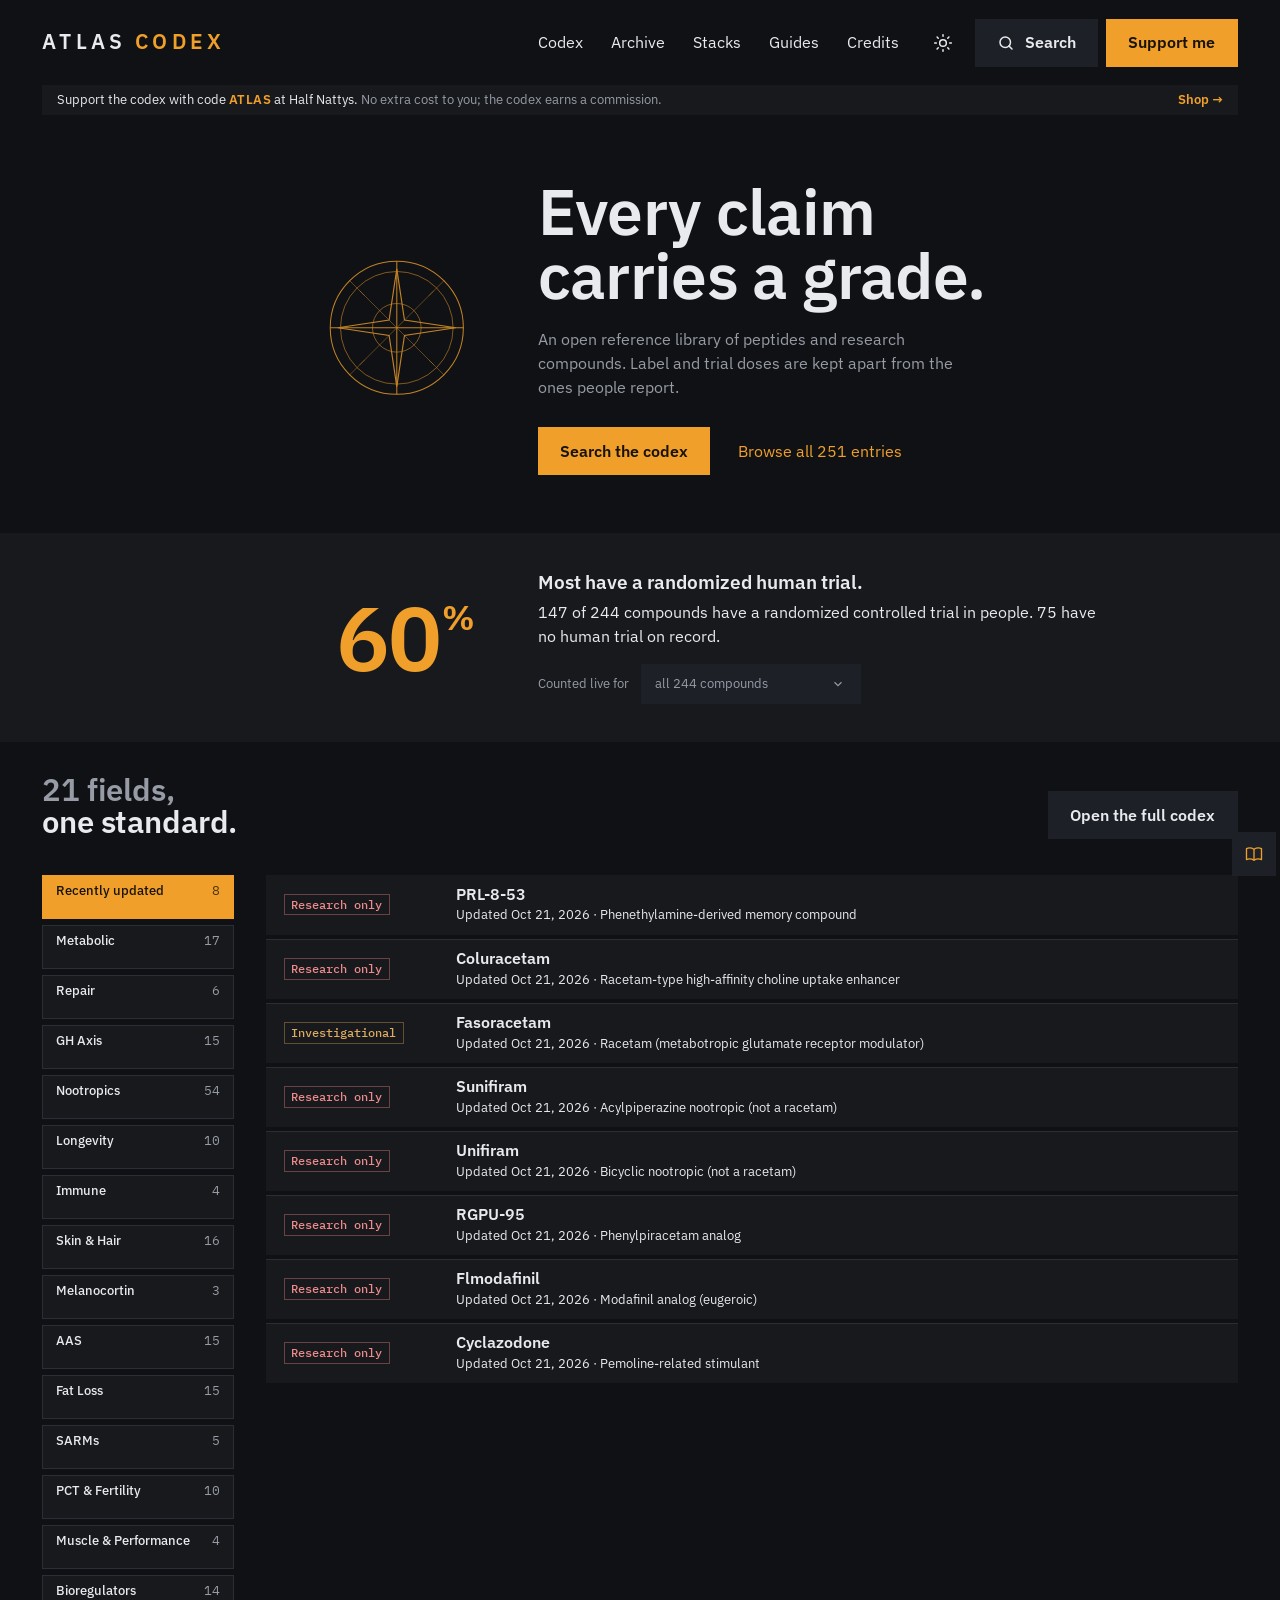
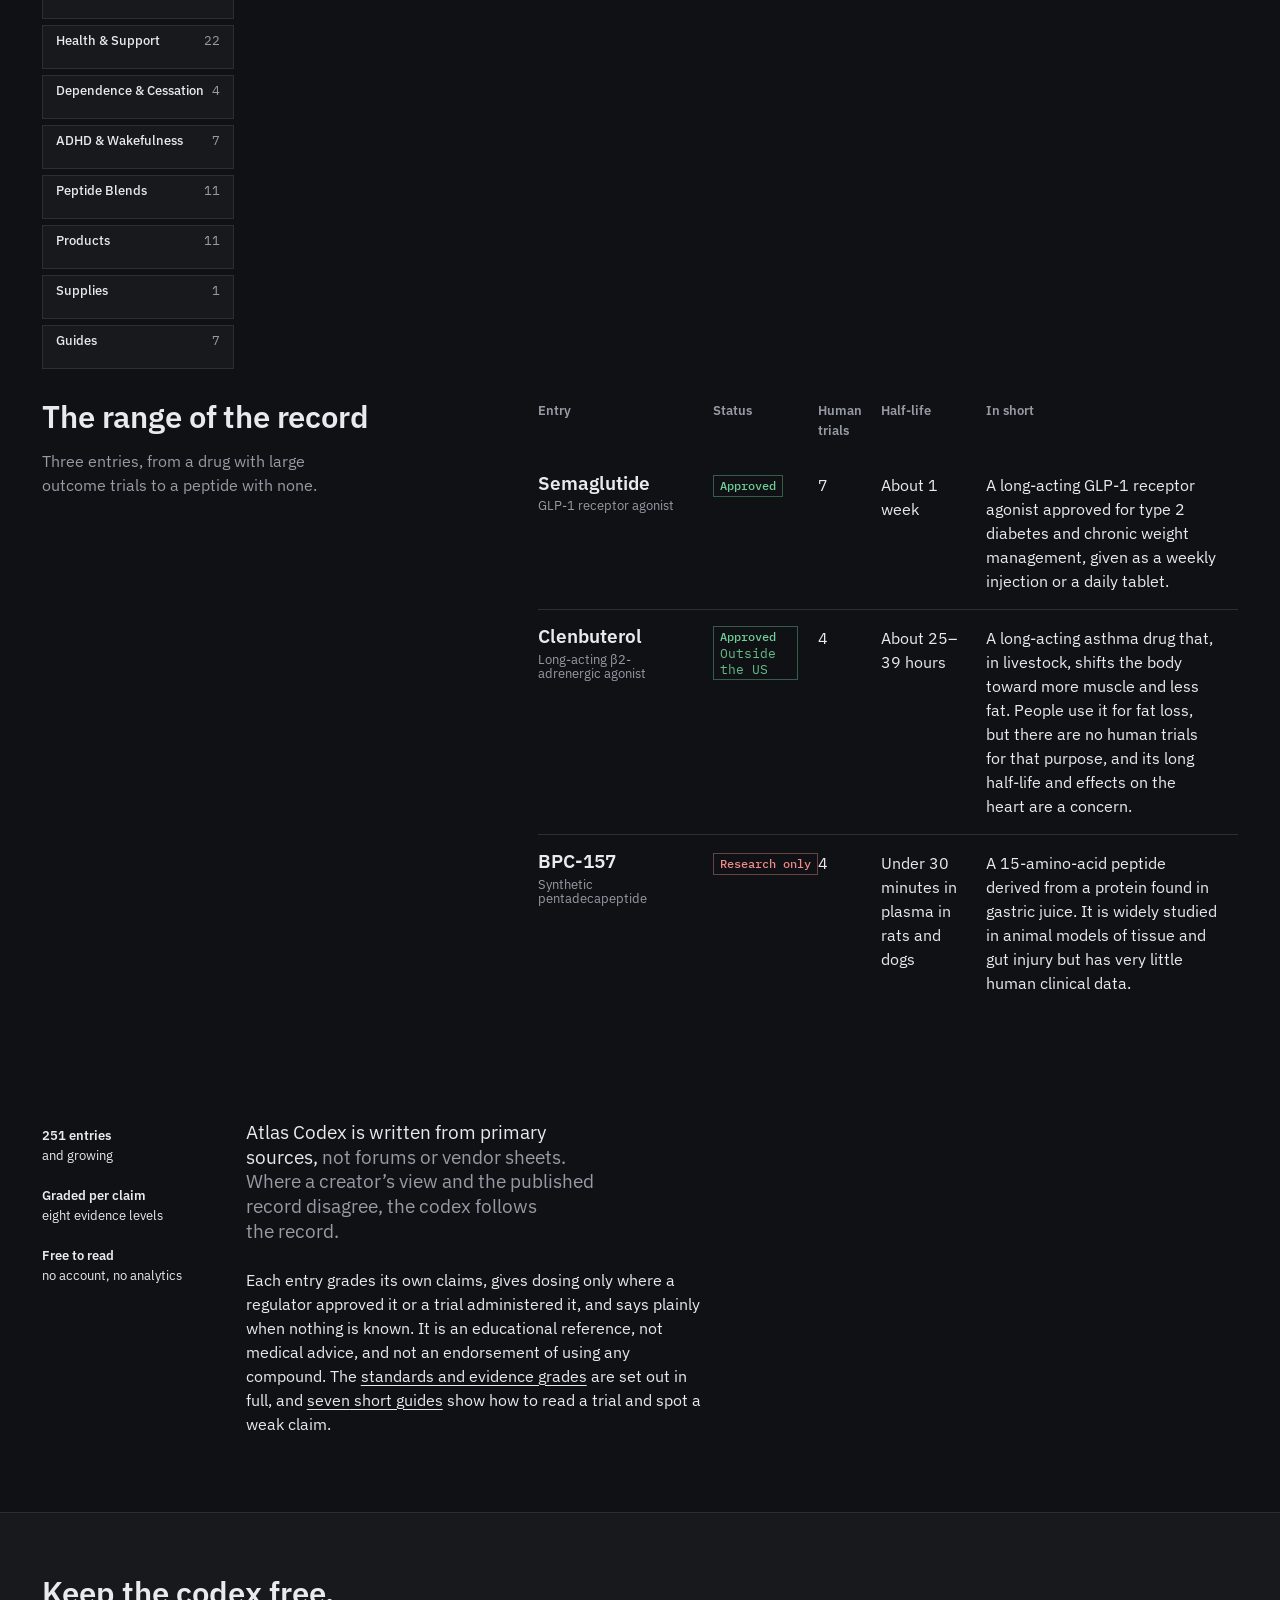
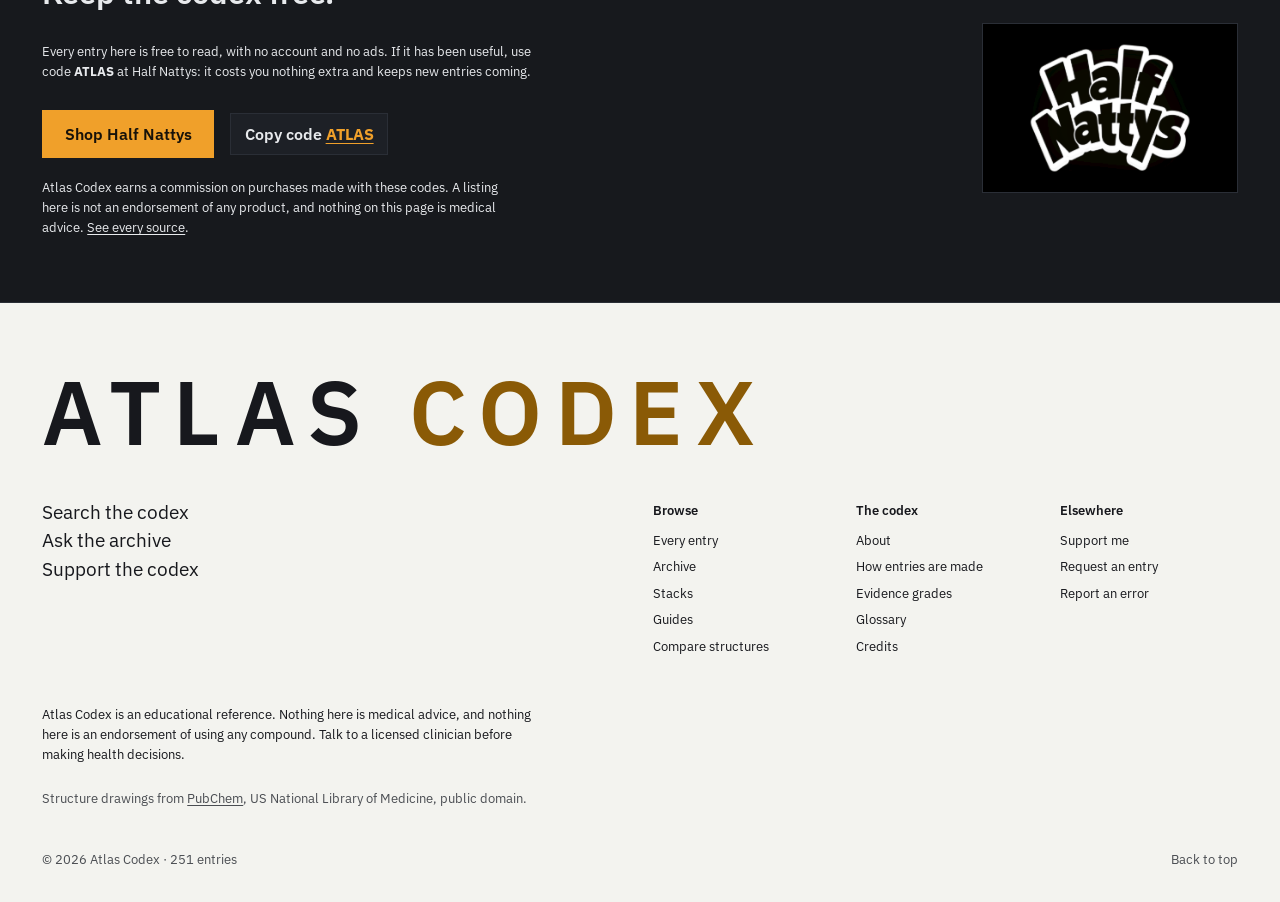
<file: index.html>
<!doctype html>
<html lang="en" data-theme="dark">
<head>
  <meta charset="utf-8">
  <meta name="viewport" content="width=device-width, initial-scale=1">
  <title>Atlas Codex</title>
  <meta name="description" content="Atlas Codex: an open reference library of peptides and research compounds, every claim graded by its evidence.">
  <link rel="icon" href="favicon.svg" type="image/svg+xml">
  <script>document.documentElement.classList.add('js')</script>
  <link rel="preconnect" href="https://fonts.googleapis.com">
  <link rel="preconnect" href="https://fonts.gstatic.com" crossorigin>
  <link href="https://fonts.googleapis.com/css2?family=IBM+Plex+Mono:wght@400;500&family=IBM+Plex+Sans:wght@400;500;600;700&display=swap" rel="stylesheet">
  <link rel="stylesheet" href="css/style.css">
  <script src="js/load.js"></script>
</head>
<body data-page="home">
  <header id="site-header"></header>
  <main>
    <section class="wrap spread hero">
      <div class="side" aria-hidden="true">
        <svg class="rose" viewBox="0 0 120 120" fill="none" stroke="currentColor" aria-hidden="true">
          <circle cx="60" cy="60" r="52" stroke-width=".8"/><circle cx="60" cy="60" r="44" stroke-width=".5"/><circle cx="60" cy="60" r="19" stroke-width=".5"/>
          <path d="M60 8v104M8 60h104" stroke-width=".8"/><path d="M23 23l74 74M97 23l-74 74" stroke-width=".5" opacity=".75"/>
          <path d="M60 14 66 54 106 60 66 66 60 106 54 66 14 60 54 54Z" stroke-width=".9"/>
          <path d="M60 16v6M60 98v6M16 60h6M98 60h6M31 31l4 4M85 85l4 4M89 31l-4 4M35 85l-4 4" stroke-width=".5" opacity=".6"/>
        </svg>
      </div>
      <div class="main">
        <h1 class="display lines">
          <span class="line"><span data-line style="--i:0">Every claim</span></span>
          <span class="line"><span data-line style="--i:1">carries a grade.</span></span>
        </h1>
        <p class="lede" data-rise style="--i:0">An open reference library of peptides and research compounds. Label and trial doses are kept apart from the ones people report.</p>
        <div class="hero-actions" data-rise style="--i:1">
          <button class="button" id="hero-search" type="button">Search the codex</button>
          <a class="link go" href="codex.html">Browse all <span data-count="entries">180</span> entries</a>
        </div>
      </div>
    </section>

    <!-- The live figure: how many compounds have a randomized human trial, recounted for the chosen field. -->
    <section class="ledger" id="tested" aria-labelledby="tested-title">
      <div class="wrap spread">
        <p class="ledger-num nums" aria-live="polite" data-reveal><span class="v" id="fig-v">27</span><sup>%</sup></p>
        <div data-reveal style="--i:1">
          <h2 id="tested-title">Most have no randomized human trial.</h2>
          <p class="ledger-cap" id="fig-cap">48 of 175 compounds have a randomized controlled trial in people. 127 have no human trial on record.</p>
          <label class="ledger-pick">Counted live for
            <span class="select"><select class="field" id="picker" aria-label="Field to count"></select><svg viewBox="0 0 24 24" width="14" height="14" fill="none" stroke="currentColor" stroke-width="2" aria-hidden="true"><path d="m6 9 6 6 6-6"/></svg></span>
          </label>
        </div>
      </div>
    </section>

    <section class="section wrap" id="browse">
      <div class="list-head">
        <h2 class="head" data-reveal><span class="soft" id="field-count">Seventeen fields,</span>one standard.</h2>
        <a class="button quiet" href="codex.html" data-reveal style="--i:1">Open the full codex</a>
      </div>
      <div class="browse">
        <div class="tabs" role="tablist" aria-label="Fields" id="tabs"></div>
        <div class="bands" id="bands" role="tabpanel"></div>
      </div>
    </section>

    <section class="section wrap spread" aria-labelledby="range-title" style="padding-top:0">
      <div class="side"><h2 class="head" id="range-title" data-reveal>The range of the record</h2><p class="muted" data-reveal style="--i:1;margin-top:1rem;max-width:30ch">Three entries, from a drug with large outcome trials to a peptide with none.</p></div>
      <div class="main" data-reveal style="--i:1"><table class="range" id="range"></table></div>
    </section>

    <div class="ornament" aria-hidden="true"><svg viewBox="0 0 24 24" width="22" height="22" fill="none" stroke="currentColor" stroke-width="1"><path d="M12 1.5 13.6 10.4 22.5 12 13.6 13.6 12 22.5 10.4 13.6 1.5 12 10.4 10.4Z"/><circle cx="12" cy="12" r="10.2" stroke-width=".55"/></svg></div>

    <section class="wrap about-block" aria-label="How the codex is written">
      <div class="about-facts" data-reveal>
        <div><b><span data-count="entries">180</span> entries</b>and growing</div>
        <div><b>Graded per claim</b>eight evidence levels</div>
        <div><b>Free to read</b>no account, no analytics</div>
      </div>
      <div class="about-copy" data-reveal style="--i:1">
        <p class="statement"><strong>Atlas Codex is written from primary sources,</strong> not forums or vendor sheets. Where a creator&rsquo;s view and the published record disagree, the codex follows the record.</p>
        <p>Each entry grades its own claims, gives dosing only where a regulator approved it or a trial administered it, and says plainly when nothing is known. It is an educational reference, not medical advice, and not an endorsement of using any compound. The <a class="link-plain" href="about.html">standards and evidence grades</a> are set out in full, and <a class="link-plain" href="codex.html?cat=guides"><span data-count="guides">six</span> short guides</a> show how to read a trial and spot a weak claim.</p>
      </div>
    </section>

    <section aria-label="Support the codex" id="support-band"></section>
  </main>
  <footer id="site-footer"></footer>
</body>
</html>
</file>
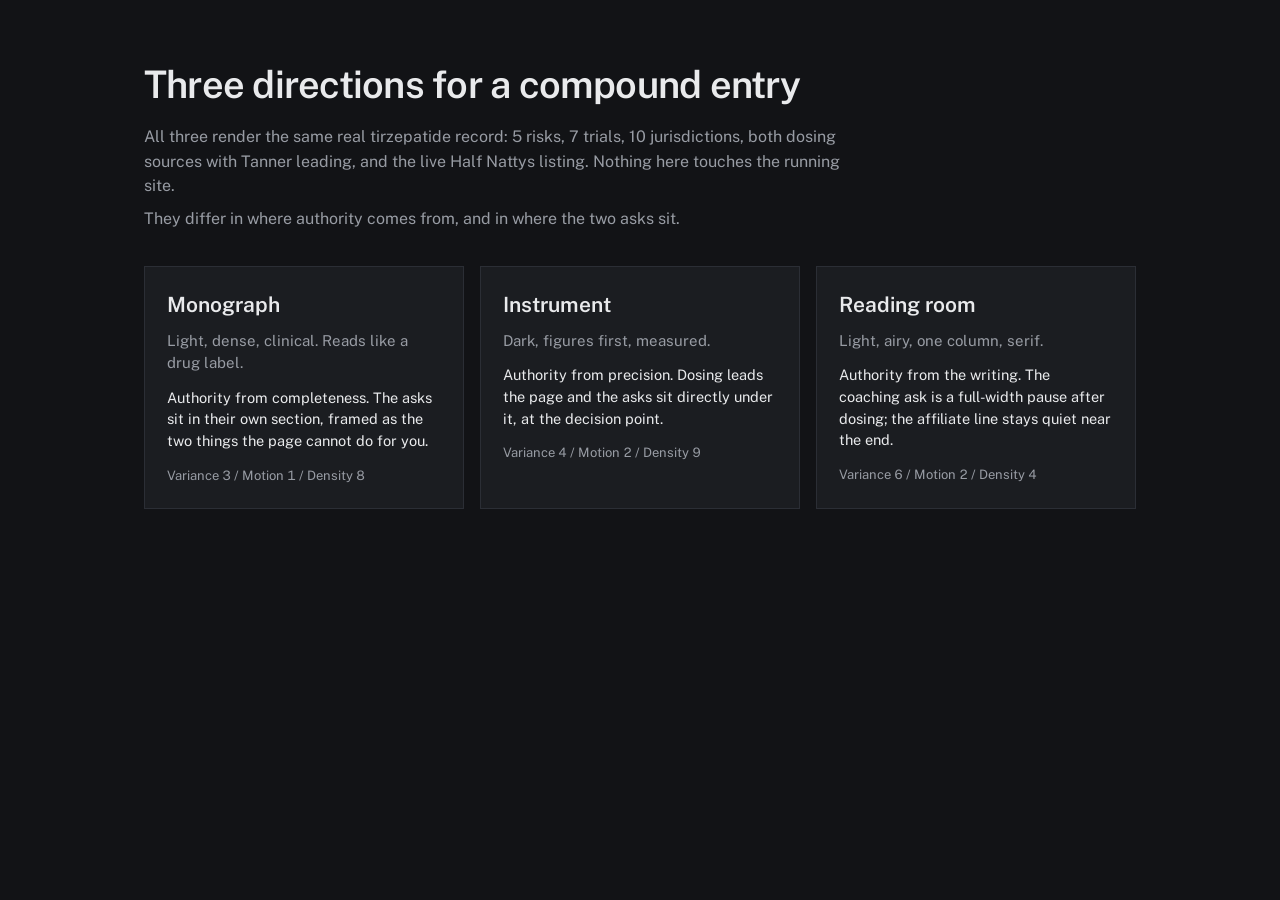
<file: entry-alternatives/index.html>
<!doctype html><html lang="en"><head><meta charset="utf-8"><meta name="viewport" content="width=device-width, initial-scale=1"><meta name="robots" content="noindex,nofollow">
<title>Entry page directions</title><link rel="preconnect" href="https://fonts.googleapis.com"><link rel="preconnect" href="https://fonts.gstatic.com" crossorigin>
<link href="https://fonts.googleapis.com/css2?family=Public+Sans:wght@400;500;600&display=swap" rel="stylesheet">
<style>
:root{--bg:#121316;--panel:#1b1d21;--rule:#2b2e35;--ink:#e9eaec;--soft:#989ca4;--accent:#c9a227}
*{box-sizing:border-box}body{margin:0;background:var(--bg);color:var(--ink);font:400 16px/1.55 Public Sans,system-ui,sans-serif}
.w{max-width:1040px;margin:0 auto;padding:56px 24px 72px}
h1{font-size:38px;margin:0 0 10px;font-weight:600;letter-spacing:-.02em}
.intro{color:var(--soft);max-width:72ch;margin:0 0 8px}
.grid{display:grid;grid-template-columns:repeat(3,1fr);gap:16px;margin-top:34px}
.c{display:block;background:var(--panel);border:1px solid var(--rule);padding:22px;text-decoration:none;color:inherit;transition:border-color .18s}
.c:hover{border-color:var(--accent)}
.c h2{margin:0 0 8px;font-size:21px;font-weight:600}
.read{margin:0 0 12px;font-size:15px;color:var(--soft);line-height:1.5}
.what{margin:0 0 14px;font-size:14.5px;line-height:1.5}
.dials{margin:0;font-size:13px;color:var(--soft);font-variant-numeric:tabular-nums}
:focus-visible{outline:2px solid var(--accent);outline-offset:2px}
@media(max-width:820px){.grid{grid-template-columns:1fr}}
</style></head><body><div class="w">
<h1>Three directions for a compound entry</h1>
<p class="intro">All three render the same real tirzepatide record: 5 risks, 7 trials, 10 jurisdictions, both dosing sources with Tanner leading, and the live Half Nattys listing. Nothing here touches the running site.</p>
<p class="intro">They differ in where authority comes from, and in where the two asks sit.</p>
<div class="grid">
<a class="c" href="1-monograph.html"><h2>Monograph</h2><p class="read">Light, dense, clinical. Reads like a drug label.</p><p class="what">Authority from completeness. The asks sit in their own section, framed as the two things the page cannot do for you.</p><p class="dials">Variance 3 / Motion 1 / Density 8</p></a>
<a class="c" href="2-instrument.html"><h2>Instrument</h2><p class="read">Dark, figures first, measured.</p><p class="what">Authority from precision. Dosing leads the page and the asks sit directly under it, at the decision point.</p><p class="dials">Variance 4 / Motion 2 / Density 9</p></a>
<a class="c" href="3-reading-room.html"><h2>Reading room</h2><p class="read">Light, airy, one column, serif.</p><p class="what">Authority from the writing. The coaching ask is a full-width pause after dosing; the affiliate line stays quiet near the end.</p><p class="dials">Variance 6 / Motion 2 / Density 4</p></a>
</div></div></body></html>
</file>
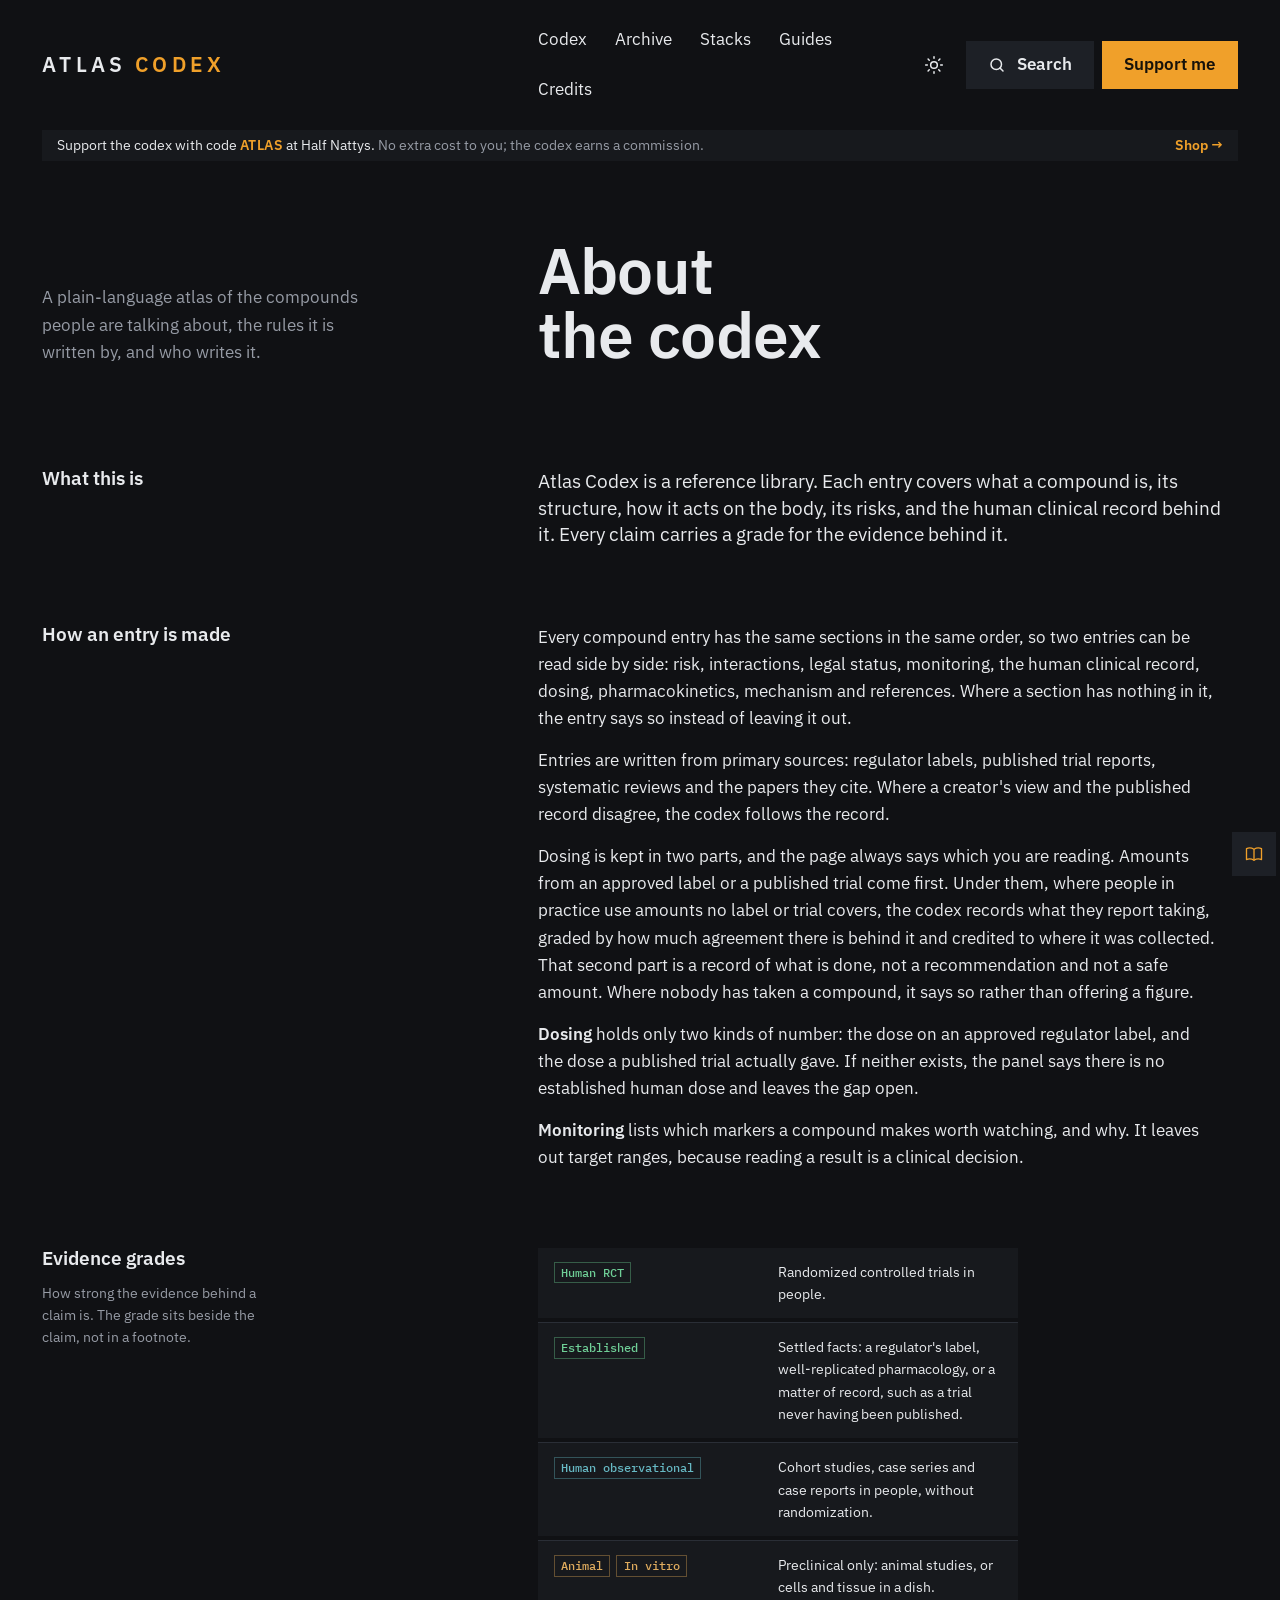
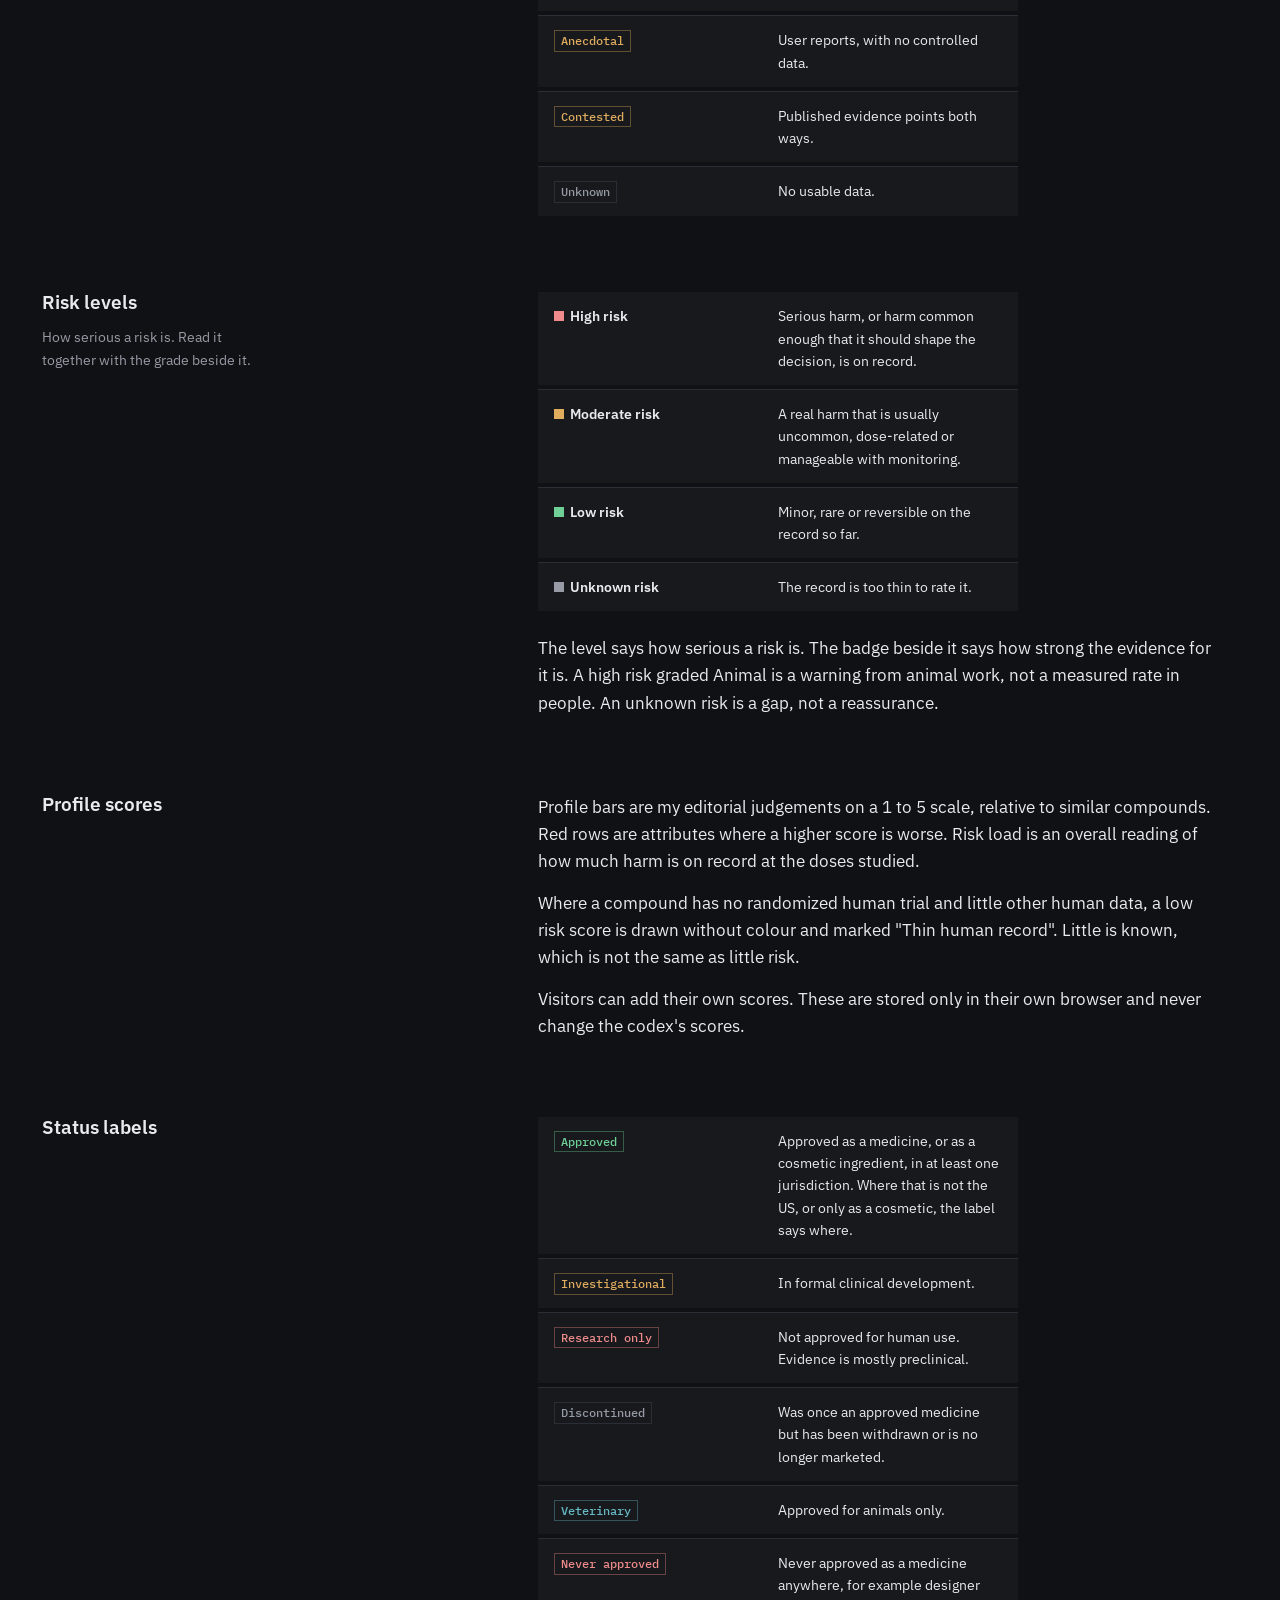
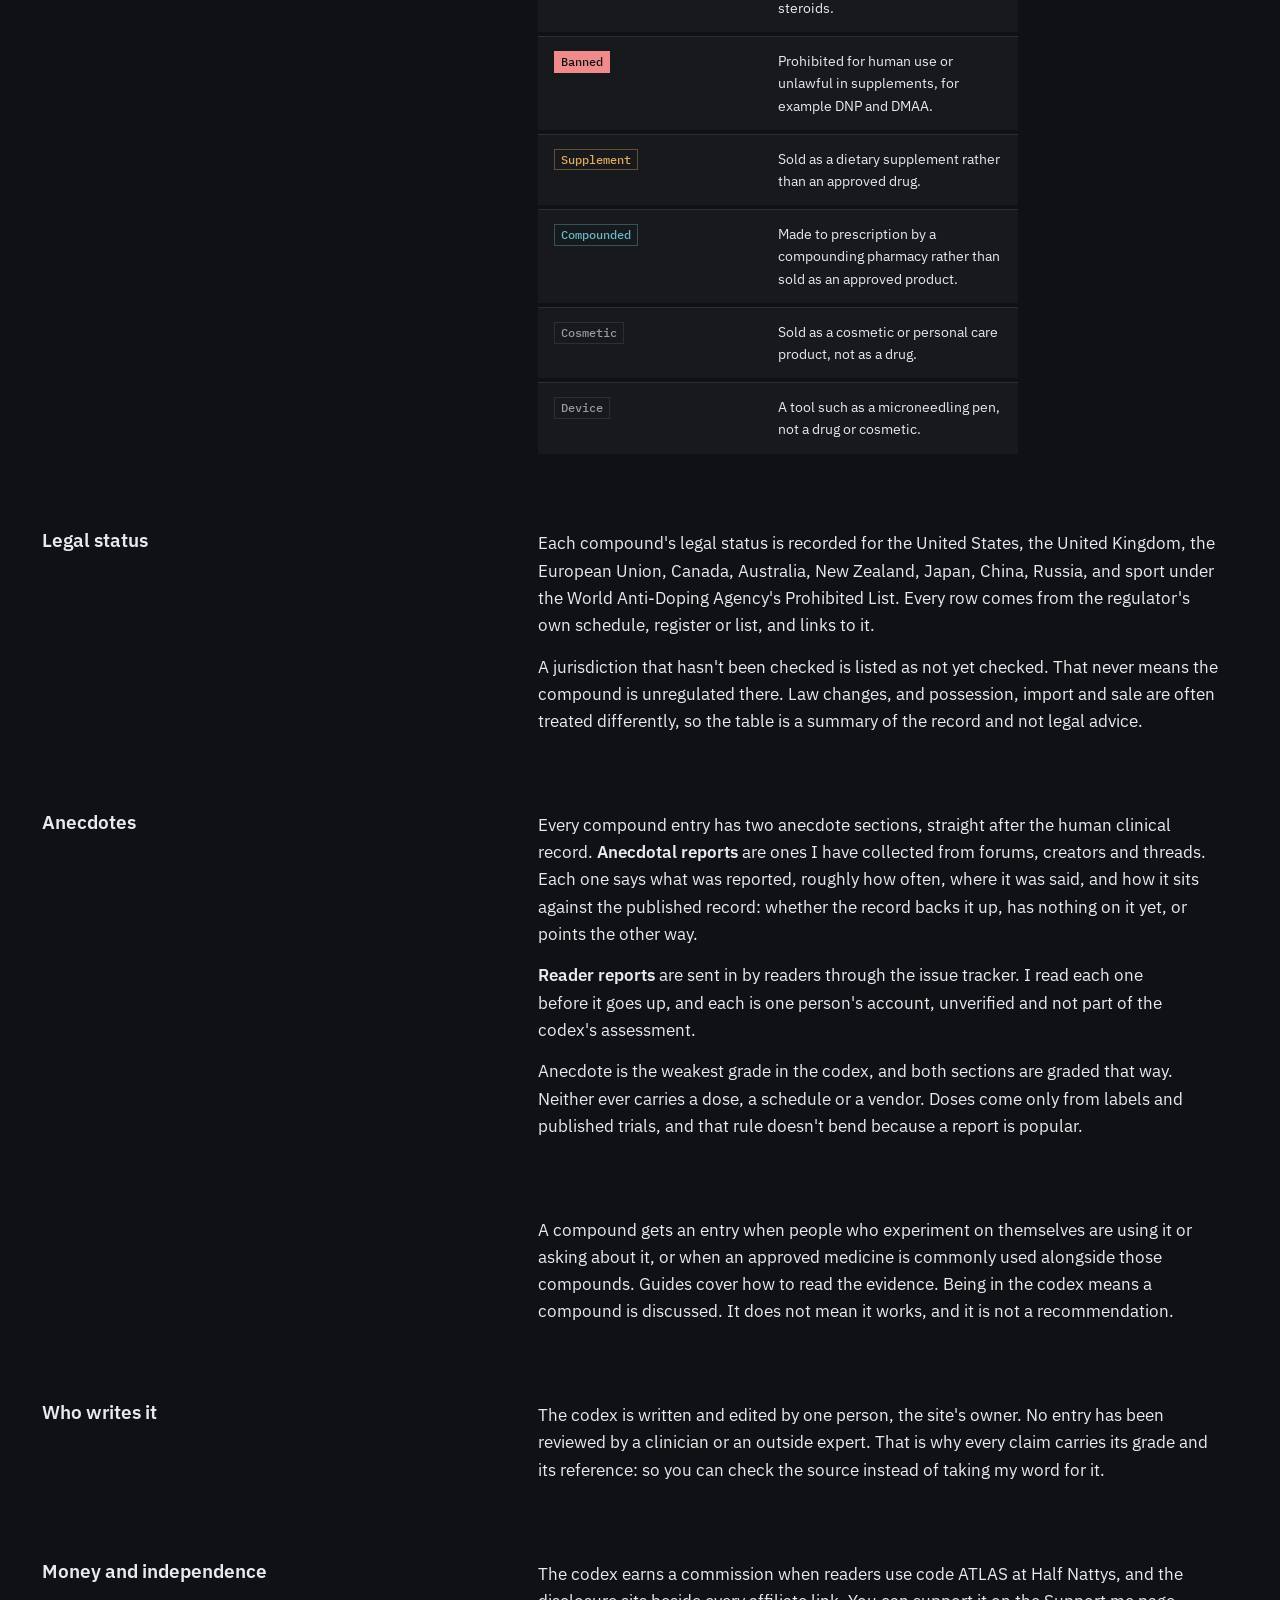
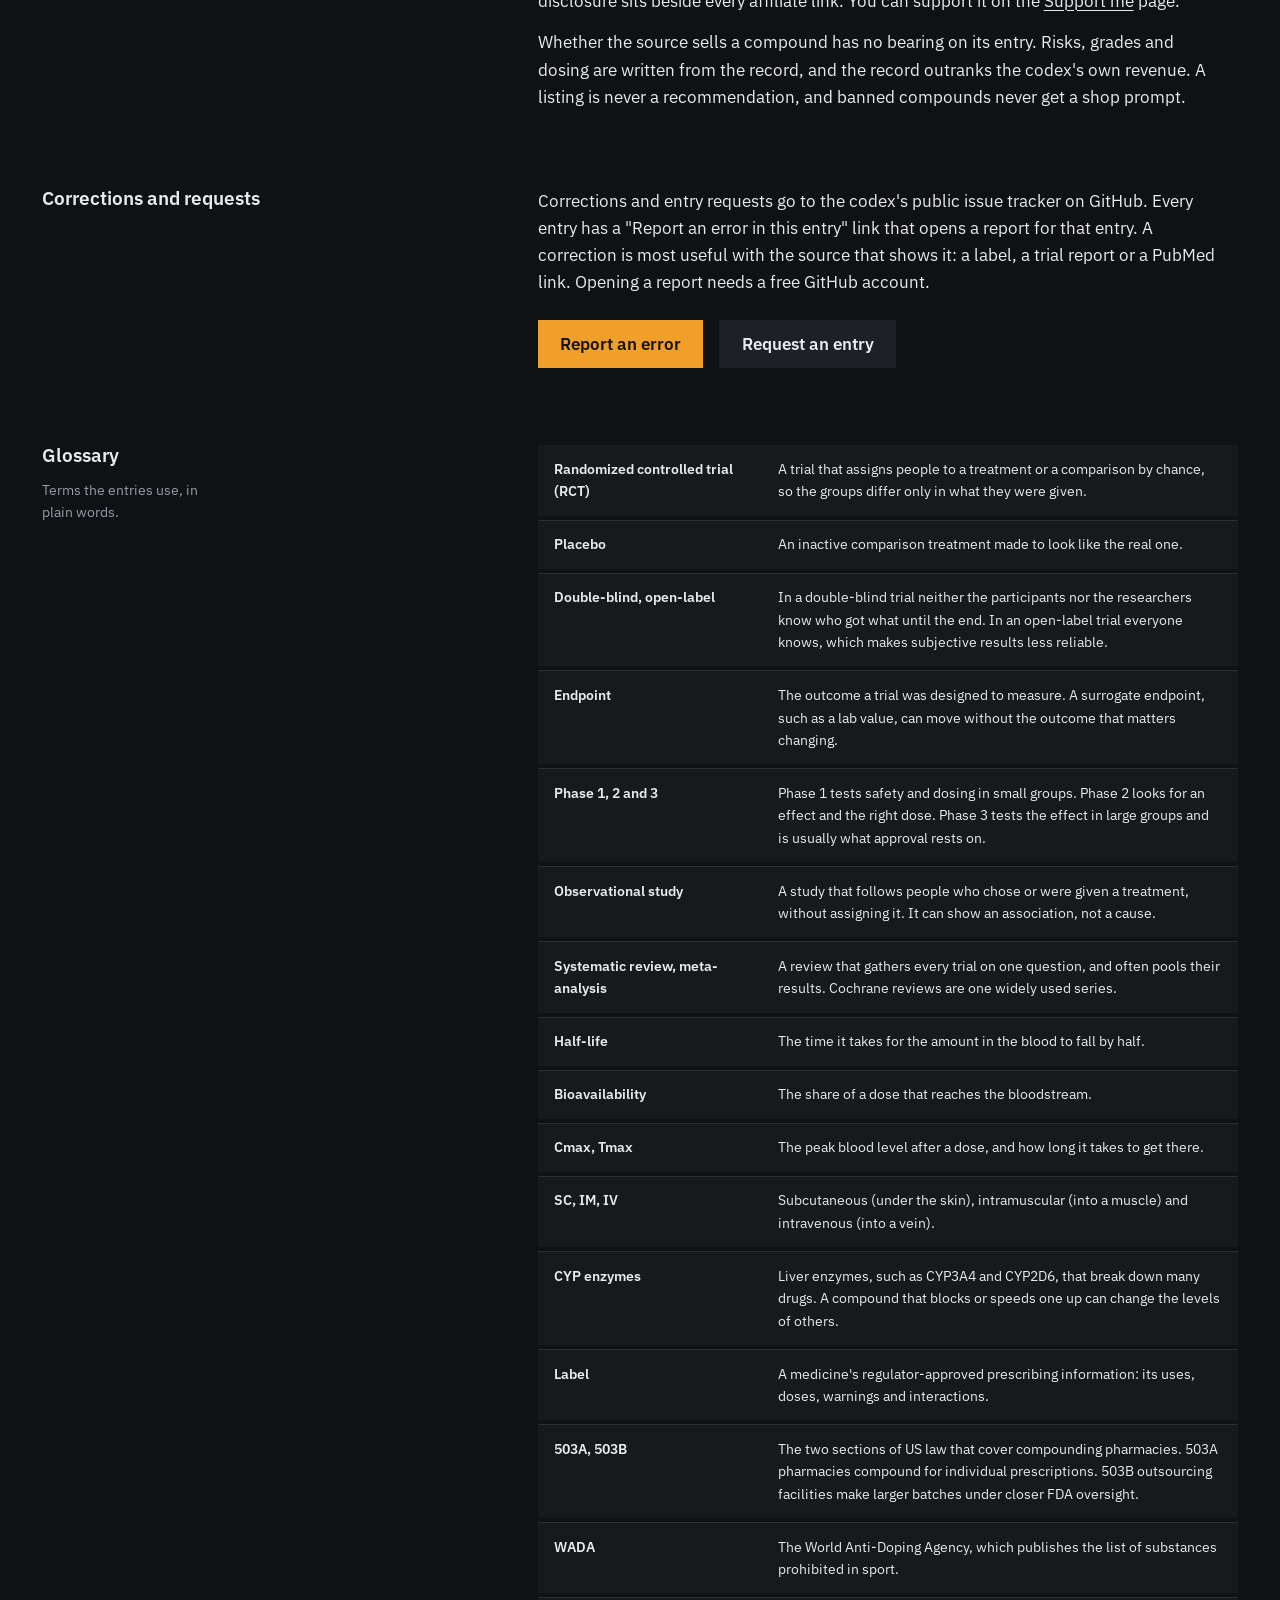
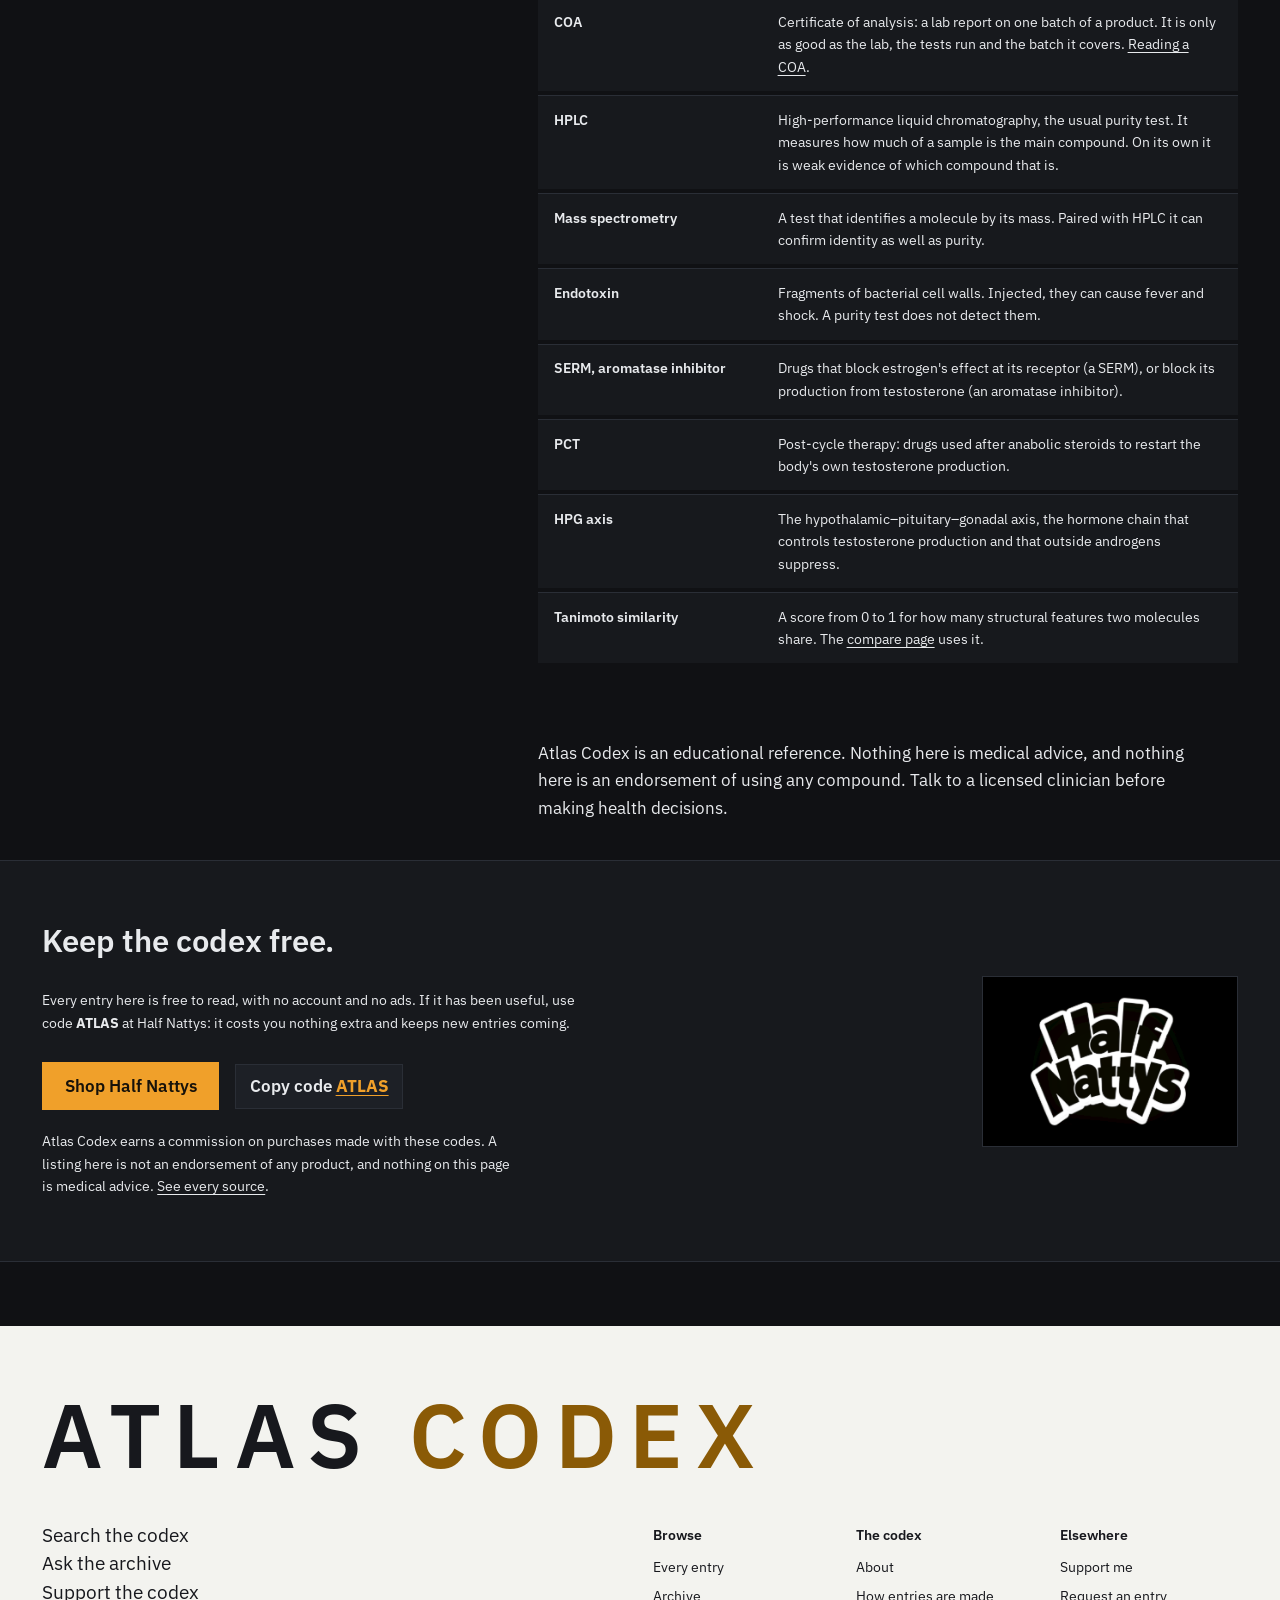
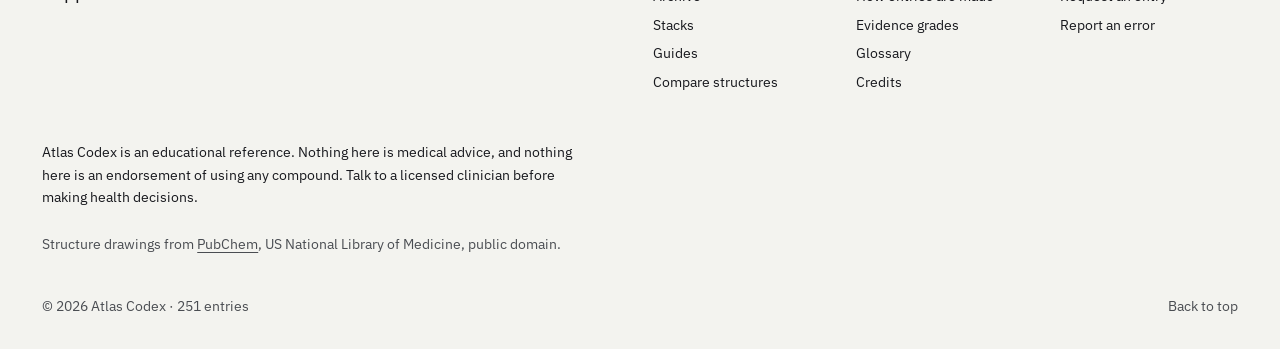
<file: about.html>
<!doctype html>
<html lang="en" data-theme="dark">
<head>
  <meta charset="utf-8">
  <meta name="viewport" content="width=device-width, initial-scale=1">
  <title>About · Atlas Codex</title>
  <meta name="description" content="Atlas Codex: every compound worth knowing, cited and graded by its evidence.">
  <link rel="icon" href="favicon.svg" type="image/svg+xml">
  <script>document.documentElement.classList.add('js')</script>
  <link rel="preconnect" href="https://fonts.googleapis.com">
  <link rel="preconnect" href="https://fonts.gstatic.com" crossorigin>
  <link href="https://fonts.googleapis.com/css2?family=IBM+Plex+Mono:wght@400;500&family=IBM+Plex+Sans:wght@400;500;600;700&display=swap" rel="stylesheet">
  <link rel="stylesheet" href="css/style.css">
  <script src="js/load.js"></script>
</head>
<body data-page="about">
  <header id="site-header"></header>
  <main style="padding-bottom:var(--section)">
    <header class="wrap spread page-title">
      <div class="side"><p data-rise style="--i:0">A plain-language atlas of the compounds people are talking about, the rules it is written by, and who writes it.</p></div>
      <div class="main"><h1 class="lines"><span class="line"><span data-line style="--i:0">About</span></span><span class="line"><span data-line style="--i:1">the codex</span></span></h1></div>
    </header>
    
    <section class="wrap spread about-sec">
      <div class="side"><h2 data-reveal>What this is</h2></div>
      <div class="main" data-reveal style="--i:1"><p class="lead">Atlas Codex is a reference library. Each entry covers what a compound is, its structure, how it acts on the body, its risks, and the human clinical record behind it. Every claim carries a grade for the evidence behind it.</p></div>
    </section>

    <section class="wrap spread about-sec" id="method">
      <div class="side"><h2 data-reveal>How an entry is made</h2></div>
      <div class="main" data-reveal style="--i:1">
        <p>Every compound entry has the same sections in the same order, so two entries can be read side by side: risk, interactions, legal status, monitoring, the human clinical record, dosing, pharmacokinetics, mechanism and references. Where a section has nothing in it, the entry says so instead of leaving it out.</p>
        <p>Entries are written from primary sources: regulator labels, published trial reports, systematic reviews and the papers they cite. Where a creator's view and the published record disagree, the codex follows the record.</p>
        <p>Dosing is kept in two parts, and the page always says which you are reading. Amounts from an approved label or a published trial come first. Under them, where people in practice use amounts no label or trial covers, the codex records what they report taking, graded by how much agreement there is behind it and credited to where it was collected. That second part is a record of what is done, not a recommendation and not a safe amount. Where nobody has taken a compound, it says so rather than offering a figure.</p>
        <p><strong>Dosing</strong> holds only two kinds of number: the dose on an approved regulator label, and the dose a published trial actually gave. If neither exists, the panel says there is no established human dose and leaves the gap open.</p>
        <p><strong>Monitoring</strong> lists which markers a compound makes worth watching, and why. It leaves out target ranges, because reading a result is a clinical decision.</p>
      </div>
    </section>

    <section class="wrap spread about-sec" id="grades">
      <div class="side"><h2 data-reveal>Evidence grades</h2><p class="note" data-reveal style="--i:1">How strong the evidence behind a claim is. The grade sits beside the claim, not in a footnote.</p></div>
      <div class="main" data-reveal style="--i:1"><ul class="legend">
      <li><span><span class="ev t-good">Human RCT</span></span>Randomized controlled trials in people.</li>
      <li><span><span class="ev t-good">Established</span></span>Settled facts: a regulator's label, well-replicated pharmacology, or a matter of record, such as a trial never having been published.</li>
      <li><span><span class="ev t-obs">Human observational</span></span>Cohort studies, case series and case reports in people, without randomization.</li>
      <li><span><span class="ev t-weak">Animal</span><span class="ev t-weak">In vitro</span></span>Preclinical only: animal studies, or cells and tissue in a dish.</li>
      <li><span><span class="ev t-weak">Anecdotal</span></span>User reports, with no controlled data.</li>
      <li><span><span class="ev t-weak">Contested</span></span>Published evidence points both ways.</li>
      <li><span><span class="ev t-plain">Unknown</span></span>No usable data.</li>
    </ul></div>
    </section>

    <section class="wrap spread about-sec" id="risk-levels">
      <div class="side"><h2 data-reveal>Risk levels</h2><p class="note" data-reveal style="--i:1">How serious a risk is. Read it together with the grade beside it.</p></div>
      <div class="main" data-reveal style="--i:1">
        <ul class="legend levels">
          <li><span class="risk-sys lv-high"><span class="lv">High risk</span></span>Serious harm, or harm common enough that it should shape the decision, is on record.</li>
          <li><span class="risk-sys lv-moderate"><span class="lv">Moderate risk</span></span>A real harm that is usually uncommon, dose-related or manageable with monitoring.</li>
          <li><span class="risk-sys lv-low"><span class="lv">Low risk</span></span>Minor, rare or reversible on the record so far.</li>
          <li><span class="risk-sys lv-unknown"><span class="lv">Unknown risk</span></span>The record is too thin to rate it.</li>
        </ul>
        <p style="margin-top:1.5rem">The level says how serious a risk is. The badge beside it says how strong the evidence for it is. A high risk graded Animal is a warning from animal work, not a measured rate in people. An unknown risk is a gap, not a reassurance.</p>
      </div>
    </section>

    <section class="wrap spread about-sec" id="profile">
      <div class="side"><h2 data-reveal>Profile scores</h2></div>
      <div class="main" data-reveal style="--i:1">
        <p>Profile bars are my editorial judgements on a 1 to 5 scale, relative to similar compounds. Red rows are attributes where a higher score is worse. Risk load is an overall reading of how much harm is on record at the doses studied.</p>
        <p>Where a compound has no randomized human trial and little other human data, a low risk score is drawn without colour and marked "Thin human record". Little is known, which is not the same as little risk.</p>
        <p>Visitors can add their own scores. These are stored only in their own browser and never change the codex's scores.</p>
      </div>
    </section>

    <section class="wrap spread about-sec" id="status">
      <div class="side"><h2 data-reveal>Status labels</h2></div>
      <div class="main" data-reveal style="--i:1"><ul class="legend">
      <li><span><span class="st t-good">Approved</span></span>Approved as a medicine, or as a cosmetic ingredient, in at least one jurisdiction. Where that is not the US, or only as a cosmetic, the label says where.</li>
      <li><span><span class="st t-weak">Investigational</span></span>In formal clinical development.</li>
      <li><span><span class="st t-bad">Research only</span></span>Not approved for human use. Evidence is mostly preclinical.</li>
      <li><span><span class="st t-plain">Discontinued</span></span>Was once an approved medicine but has been withdrawn or is no longer marketed.</li>
      <li><span><span class="st t-obs">Veterinary</span></span>Approved for animals only.</li>
      <li><span><span class="st t-bad">Never approved</span></span>Never approved as a medicine anywhere, for example designer steroids.</li>
      <li><span><span class="st t-solid-bad">Banned</span></span>Prohibited for human use or unlawful in supplements, for example DNP and DMAA.</li>
      <li><span><span class="st t-weak">Supplement</span></span>Sold as a dietary supplement rather than an approved drug.</li>
      <li><span><span class="st t-obs">Compounded</span></span>Made to prescription by a compounding pharmacy rather than sold as an approved product.</li>
      <li><span><span class="st t-plain">Cosmetic</span></span>Sold as a cosmetic or personal care product, not as a drug.</li>
      <li><span><span class="st t-plain">Device</span></span>A tool such as a microneedling pen, not a drug or cosmetic.</li>
    </ul></div>
    </section>

    <section class="wrap spread about-sec" id="legal">
      <div class="side"><h2 data-reveal>Legal status</h2></div>
      <div class="main" data-reveal style="--i:1">
        <p>Each compound's legal status is recorded for the United States, the United Kingdom, the European Union, Canada, Australia, New Zealand, Japan, China, Russia, and sport under the World Anti-Doping Agency's Prohibited List. Every row comes from the regulator's own schedule, register or list, and links to it.</p>
        <p>A jurisdiction that hasn't been checked is listed as not yet checked. That never means the compound is unregulated there. Law changes, and possession, import and sale are often treated differently, so the table is a summary of the record and not legal advice.</p>
      </div>
    </section>

    <section class="wrap spread about-sec" id="anecdotes">
      <div class="side"><h2 data-reveal>Anecdotes</h2></div>
      <div class="main" data-reveal style="--i:1">
        <p>Every compound entry has two anecdote sections, straight after the human clinical record. <strong>Anecdotal reports</strong> are ones I have collected from forums, creators and threads. Each one says what was reported, roughly how often, where it was said, and how it sits against the published record: whether the record backs it up, has nothing on it yet, or points the other way.</p>
        <p><strong>Reader reports</strong> are sent in by readers through the issue tracker. I read each one before it goes up, and each is one person's account, unverified and not part of the codex's assessment.</p>
        <p>Anecdote is the weakest grade in the codex, and both sections are graded that way. Neither ever carries a dose, a schedule or a vendor. Doses come only from labels and published trials, and that rule doesn't bend because a report is popular.</p>
      </div>
    </section>

    <section class="wrap spread about-sec" id="scope">
      <div class="side"><h2 data-reveal>What gets an entry</h2></div>
      <div class="main" data-reveal style="--i:1"><p>A compound gets an entry when people who experiment on themselves are using it or asking about it, or when an approved medicine is commonly used alongside those compounds. Guides cover how to read the evidence. Being in the codex means a compound is discussed. It does not mean it works, and it is not a recommendation.</p></div>
    </section>

    <section class="wrap spread about-sec" id="editor">
      <div class="side"><h2 data-reveal>Who writes it</h2></div>
      <div class="main" data-reveal style="--i:1"><p>The codex is written and edited by one person, the site's owner. No entry has been reviewed by a clinician or an outside expert. That is why every claim carries its grade and its reference: so you can check the source instead of taking my word for it.</p></div>
    </section>

    <section class="wrap spread about-sec" id="independence">
      <div class="side"><h2 data-reveal>Money and independence</h2></div>
      <div class="main" data-reveal style="--i:1">
        <p>The codex earns a commission when readers use code ATLAS at Half Nattys, and the disclosure sits beside every affiliate link. You can support it on the <a class="link-plain" href="support.html">Support me</a> page.</p>
        <p>Whether the source sells a compound has no bearing on its entry. Risks, grades and dosing are written from the record, and the record outranks the codex's own revenue. A listing is never a recommendation, and banned compounds never get a shop prompt.</p>
      </div>
    </section>

    <section class="wrap spread about-sec" id="contact">
      <div class="side"><h2 data-reveal>Corrections and requests</h2></div>
      <div class="main" data-reveal style="--i:1">
        <p>Corrections and entry requests go to the codex's public issue tracker on GitHub. Every entry has a "Report an error in this entry" link that opens a report for that entry. A correction is most useful with the source that shows it: a label, a trial report or a PubMed link. Opening a report needs a free GitHub account.</p>
        <p class="about-actions"><a class="button" href="https://github.com/cwhit0814/AtlasCodex/issues/new?title=Correction%3A%20" target="_blank" rel="noopener">Report an error</a><a class="button quiet" href="https://github.com/cwhit0814/AtlasCodex/issues/new?title=Entry%20request%3A%20" target="_blank" rel="noopener">Request an entry</a></p>
      </div>
    </section>

    <section class="wrap spread about-sec" id="glossary">
      <div class="side"><h2 data-reveal>Glossary</h2><p class="note" data-reveal style="--i:1">Terms the entries use, in plain words.</p></div>
      <div class="main" data-reveal style="--i:1"><dl class="glossary">
        <div><dt>Randomized controlled trial (RCT)</dt><dd>A trial that assigns people to a treatment or a comparison by chance, so the groups differ only in what they were given.</dd></div>
        <div><dt>Placebo</dt><dd>An inactive comparison treatment made to look like the real one.</dd></div>
        <div><dt>Double-blind, open-label</dt><dd>In a double-blind trial neither the participants nor the researchers know who got what until the end. In an open-label trial everyone knows, which makes subjective results less reliable.</dd></div>
        <div><dt>Endpoint</dt><dd>The outcome a trial was designed to measure. A surrogate endpoint, such as a lab value, can move without the outcome that matters changing.</dd></div>
        <div><dt>Phase 1, 2 and 3</dt><dd>Phase 1 tests safety and dosing in small groups. Phase 2 looks for an effect and the right dose. Phase 3 tests the effect in large groups and is usually what approval rests on.</dd></div>
        <div><dt>Observational study</dt><dd>A study that follows people who chose or were given a treatment, without assigning it. It can show an association, not a cause.</dd></div>
        <div><dt>Systematic review, meta-analysis</dt><dd>A review that gathers every trial on one question, and often pools their results. Cochrane reviews are one widely used series.</dd></div>
        <div><dt>Half-life</dt><dd>The time it takes for the amount in the blood to fall by half.</dd></div>
        <div><dt>Bioavailability</dt><dd>The share of a dose that reaches the bloodstream.</dd></div>
        <div><dt>Cmax, Tmax</dt><dd>The peak blood level after a dose, and how long it takes to get there.</dd></div>
        <div><dt>SC, IM, IV</dt><dd>Subcutaneous (under the skin), intramuscular (into a muscle) and intravenous (into a vein).</dd></div>
        <div><dt>CYP enzymes</dt><dd>Liver enzymes, such as CYP3A4 and CYP2D6, that break down many drugs. A compound that blocks or speeds one up can change the levels of others.</dd></div>
        <div><dt>Label</dt><dd>A medicine's regulator-approved prescribing information: its uses, doses, warnings and interactions.</dd></div>
        <div><dt>503A, 503B</dt><dd>The two sections of US law that cover compounding pharmacies. 503A pharmacies compound for individual prescriptions. 503B outsourcing facilities make larger batches under closer FDA oversight.</dd></div>
        <div><dt>WADA</dt><dd>The World Anti-Doping Agency, which publishes the list of substances prohibited in sport.</dd></div>
        <div><dt>COA</dt><dd>Certificate of analysis: a lab report on one batch of a product. It is only as good as the lab, the tests run and the batch it covers. <a class="link-plain" href="entry.html?slug=reading-a-coa">Reading a COA</a>.</dd></div>
        <div><dt>HPLC</dt><dd>High-performance liquid chromatography, the usual purity test. It measures how much of a sample is the main compound. On its own it is weak evidence of which compound that is.</dd></div>
        <div><dt>Mass spectrometry</dt><dd>A test that identifies a molecule by its mass. Paired with HPLC it can confirm identity as well as purity.</dd></div>
        <div><dt>Endotoxin</dt><dd>Fragments of bacterial cell walls. Injected, they can cause fever and shock. A purity test does not detect them.</dd></div>
        <div><dt>SERM, aromatase inhibitor</dt><dd>Drugs that block estrogen's effect at its receptor (a SERM), or block its production from testosterone (an aromatase inhibitor).</dd></div>
        <div><dt>PCT</dt><dd>Post-cycle therapy: drugs used after anabolic steroids to restart the body's own testosterone production.</dd></div>
        <div><dt>HPG axis</dt><dd>The hypothalamic–pituitary–gonadal axis, the hormone chain that controls testosterone production and that outside androgens suppress.</dd></div>
        <div><dt>Tanimoto similarity</dt><dd>A score from 0 to 1 for how many structural features two molecules share. The <a class="link-plain" href="compare.html">compare page</a> uses it.</dd></div>
      </dl></div>
    </section>

    <section class="wrap spread about-sec">
      <div class="side"><h2 data-reveal>Disclaimer</h2></div>
      <div class="main" data-reveal style="--i:1"><p>Atlas Codex is an educational reference. Nothing here is medical advice, and nothing here is an endorsement of using any compound. Talk to a licensed clinician before making health decisions.</p></div>
    </section>
    <section aria-label="Support the codex" id="support-band"></section>
  </main>
  <footer id="site-footer"></footer>
</body>
</html>
</file>
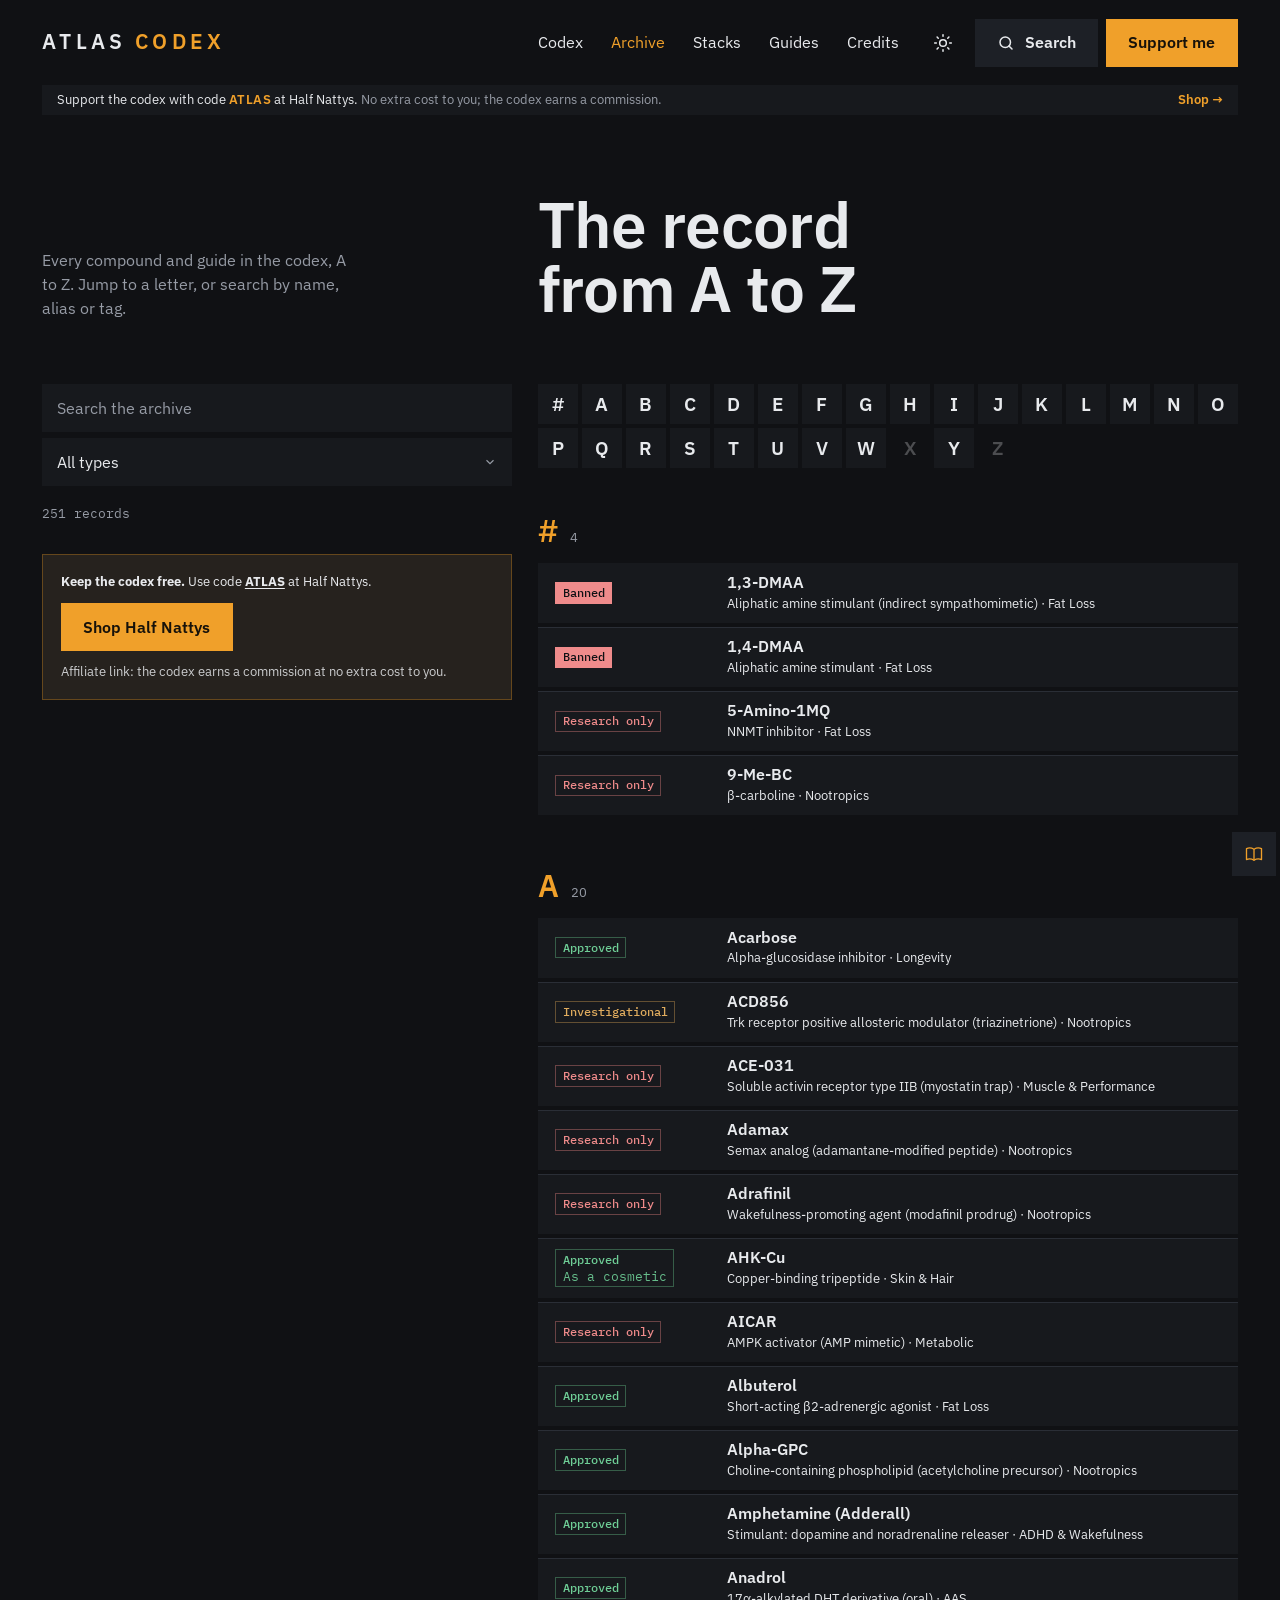
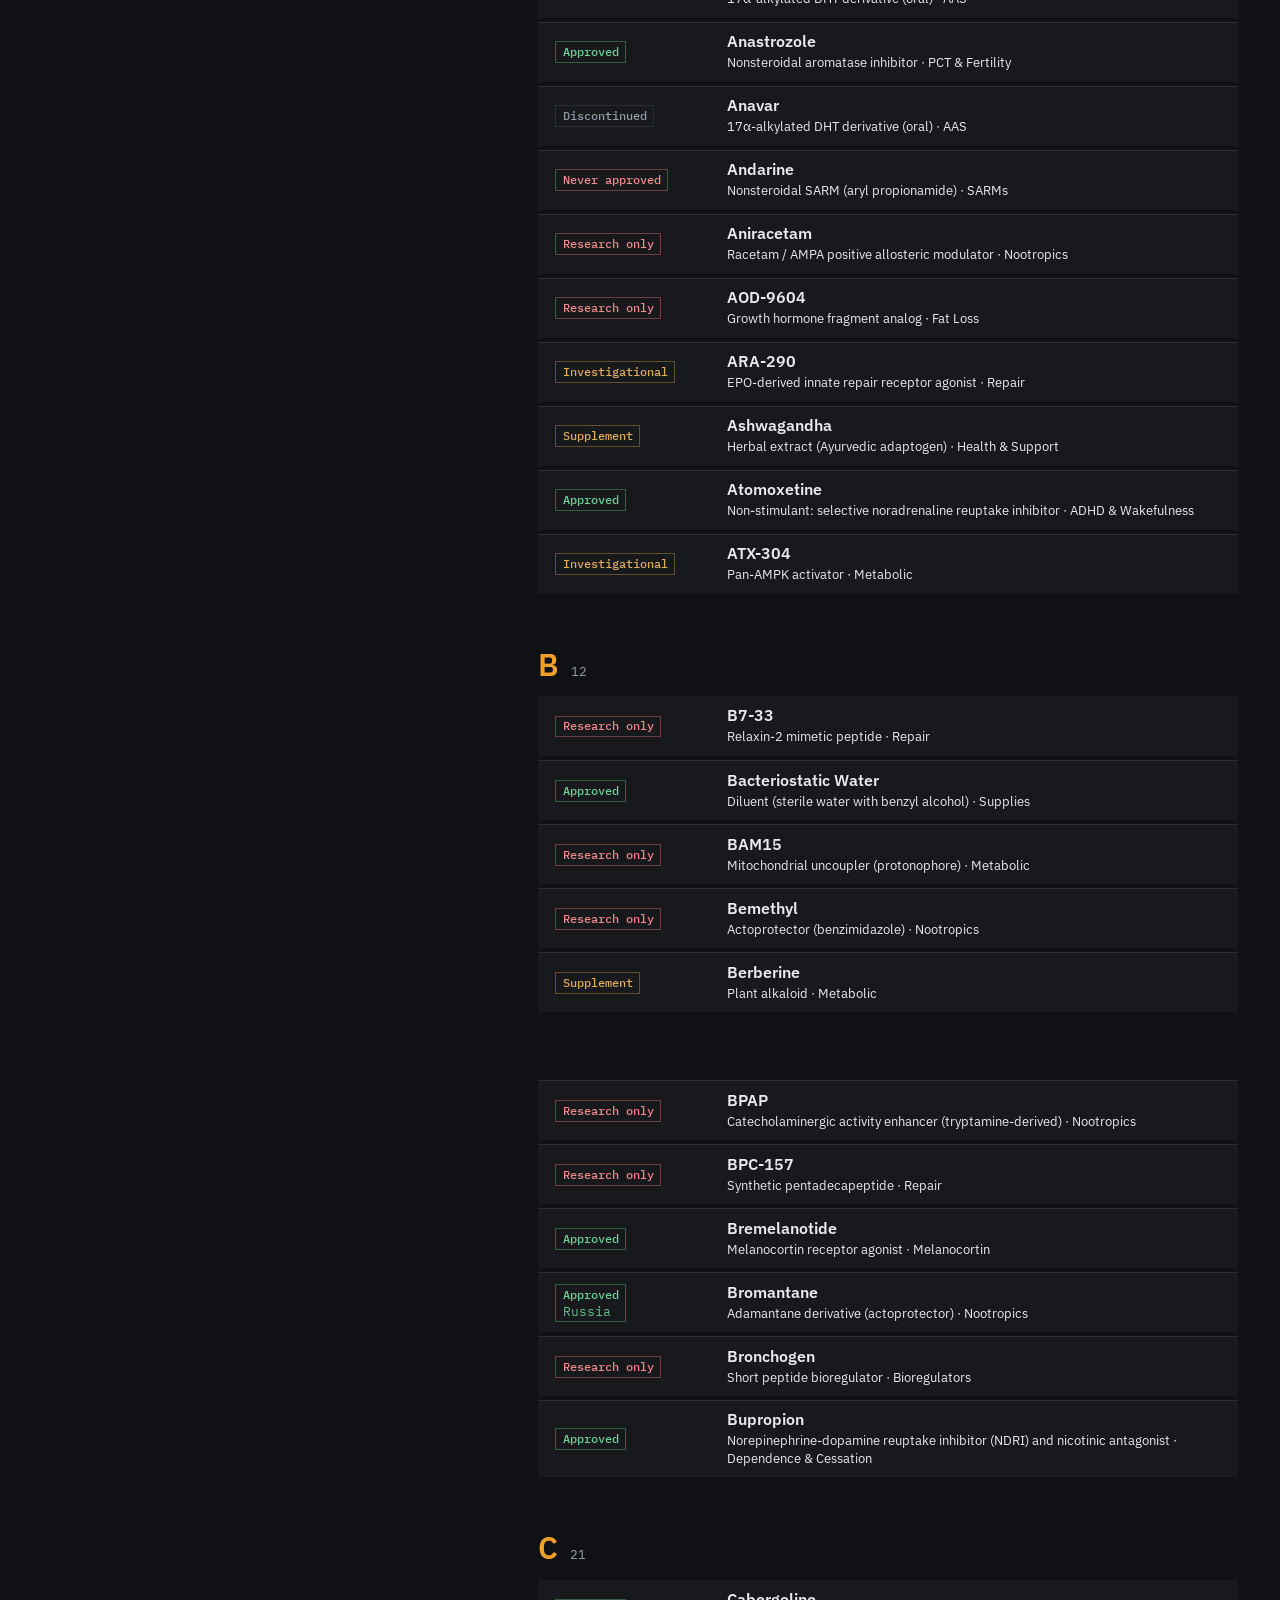
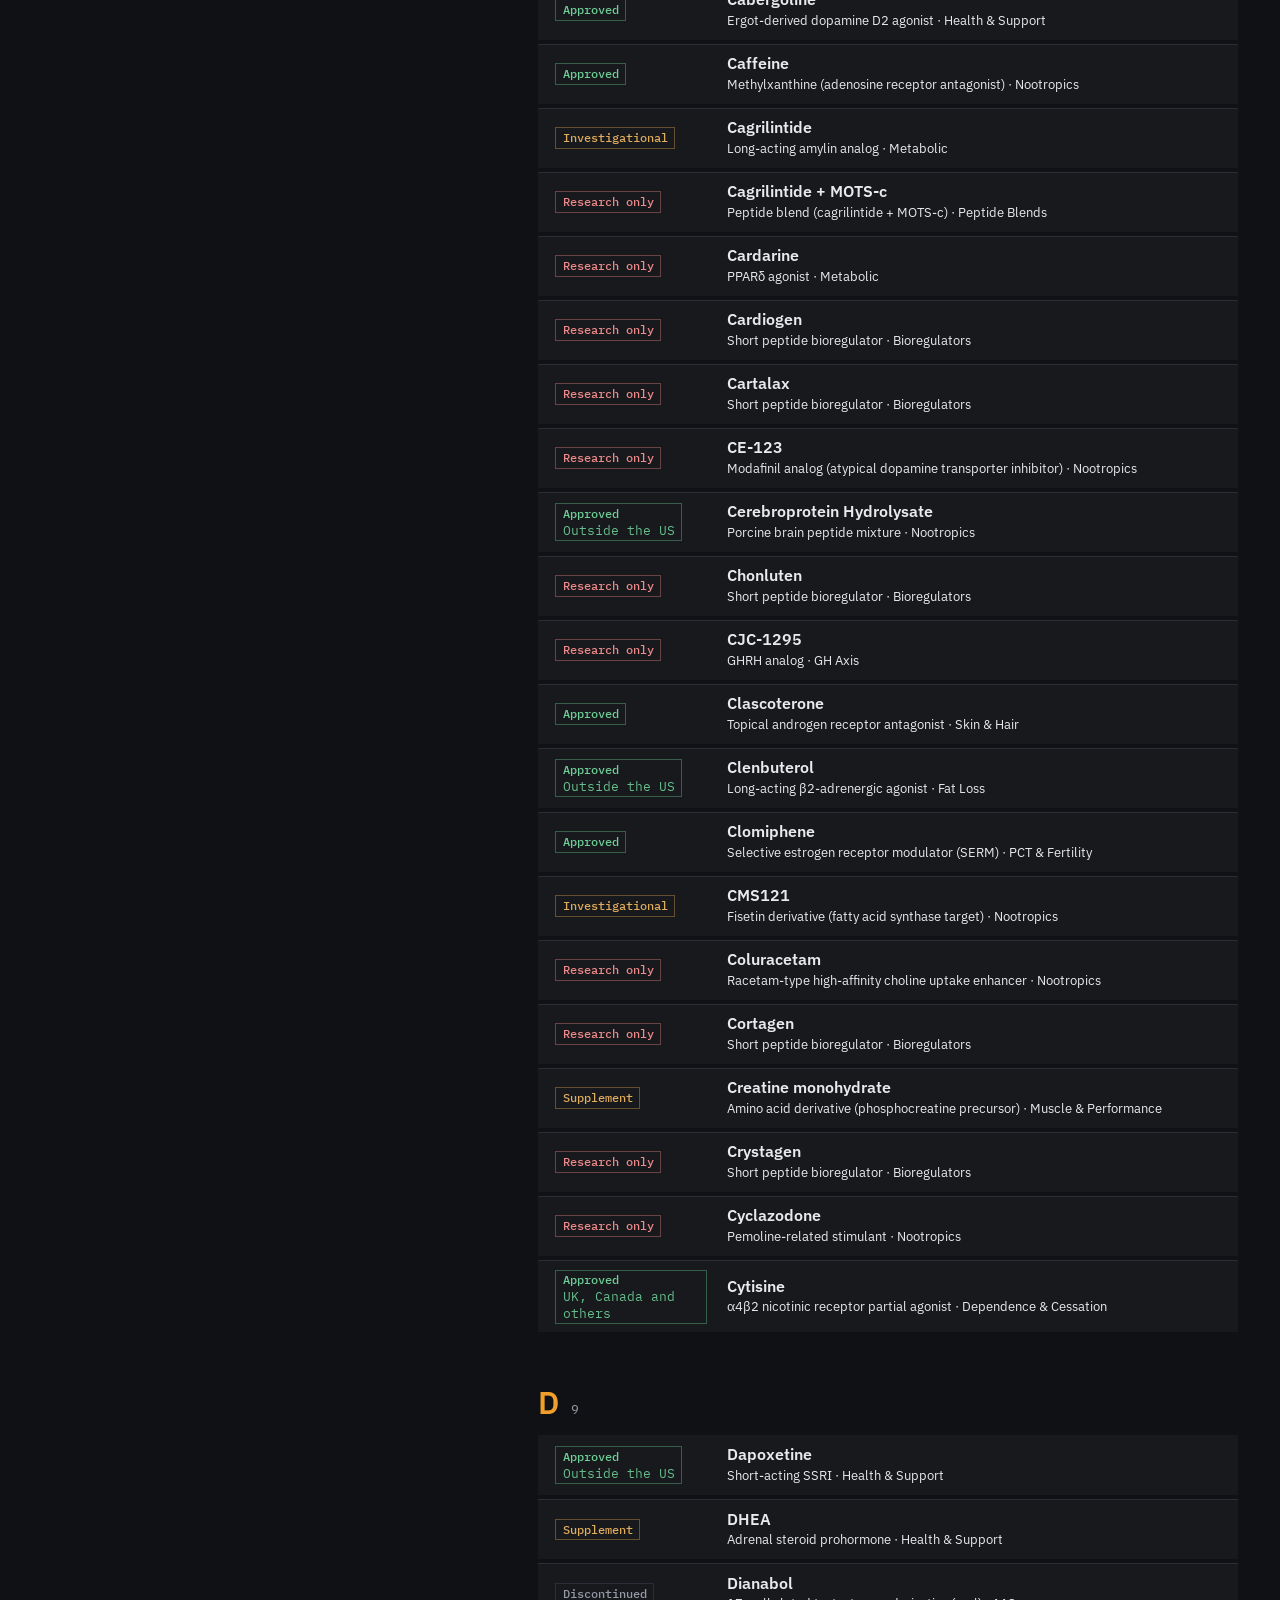
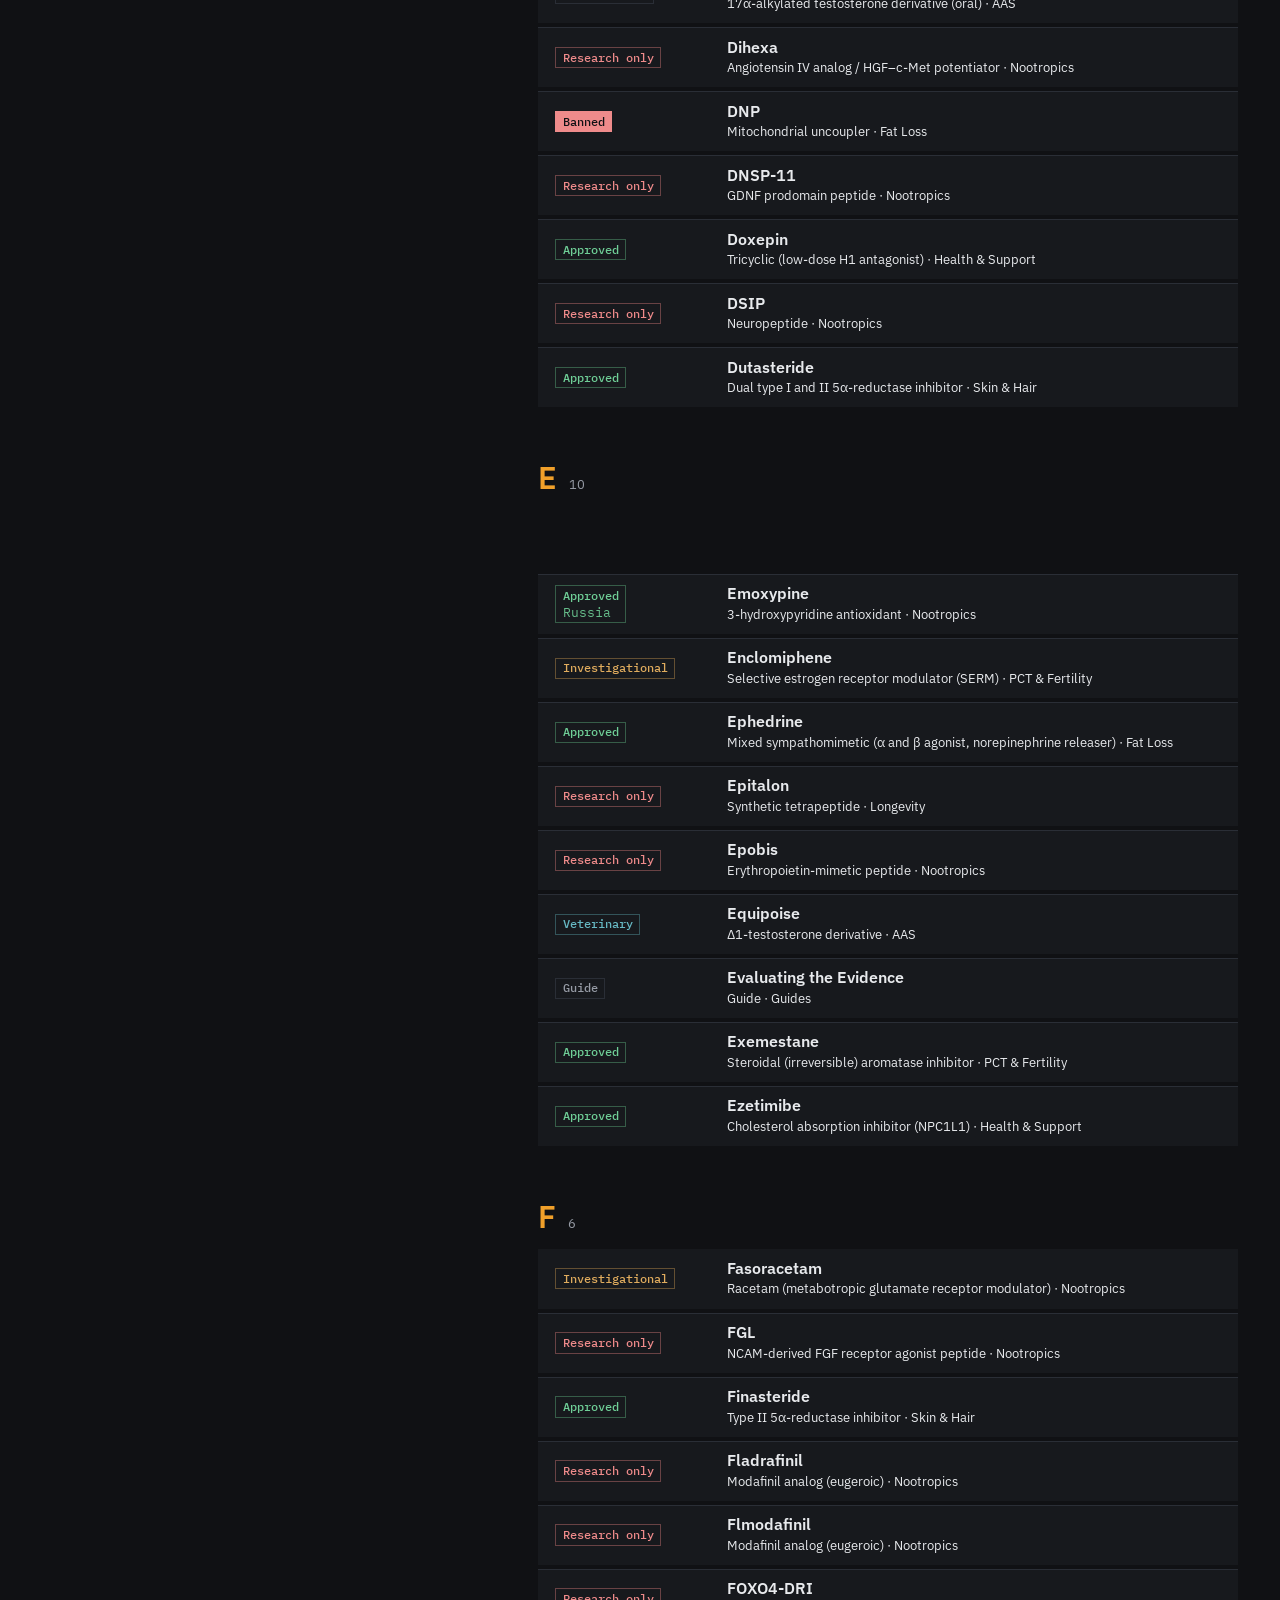
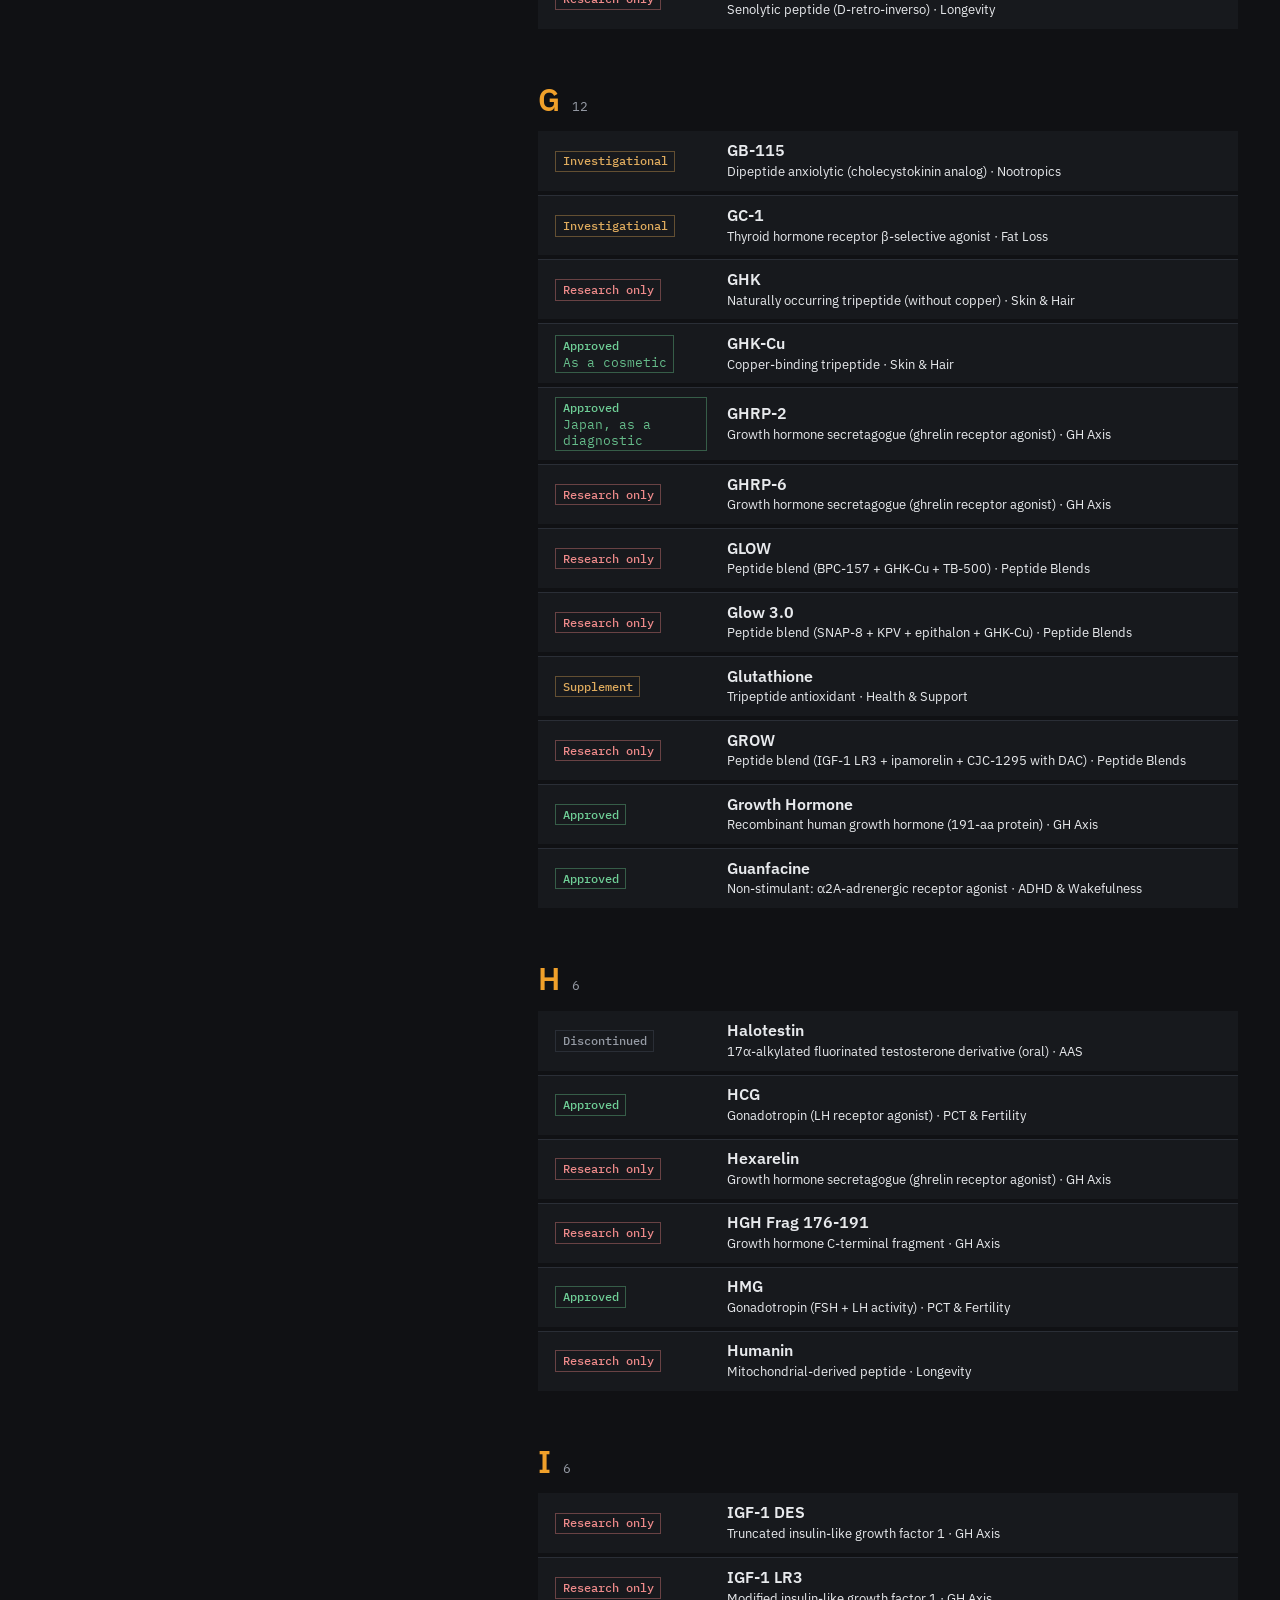
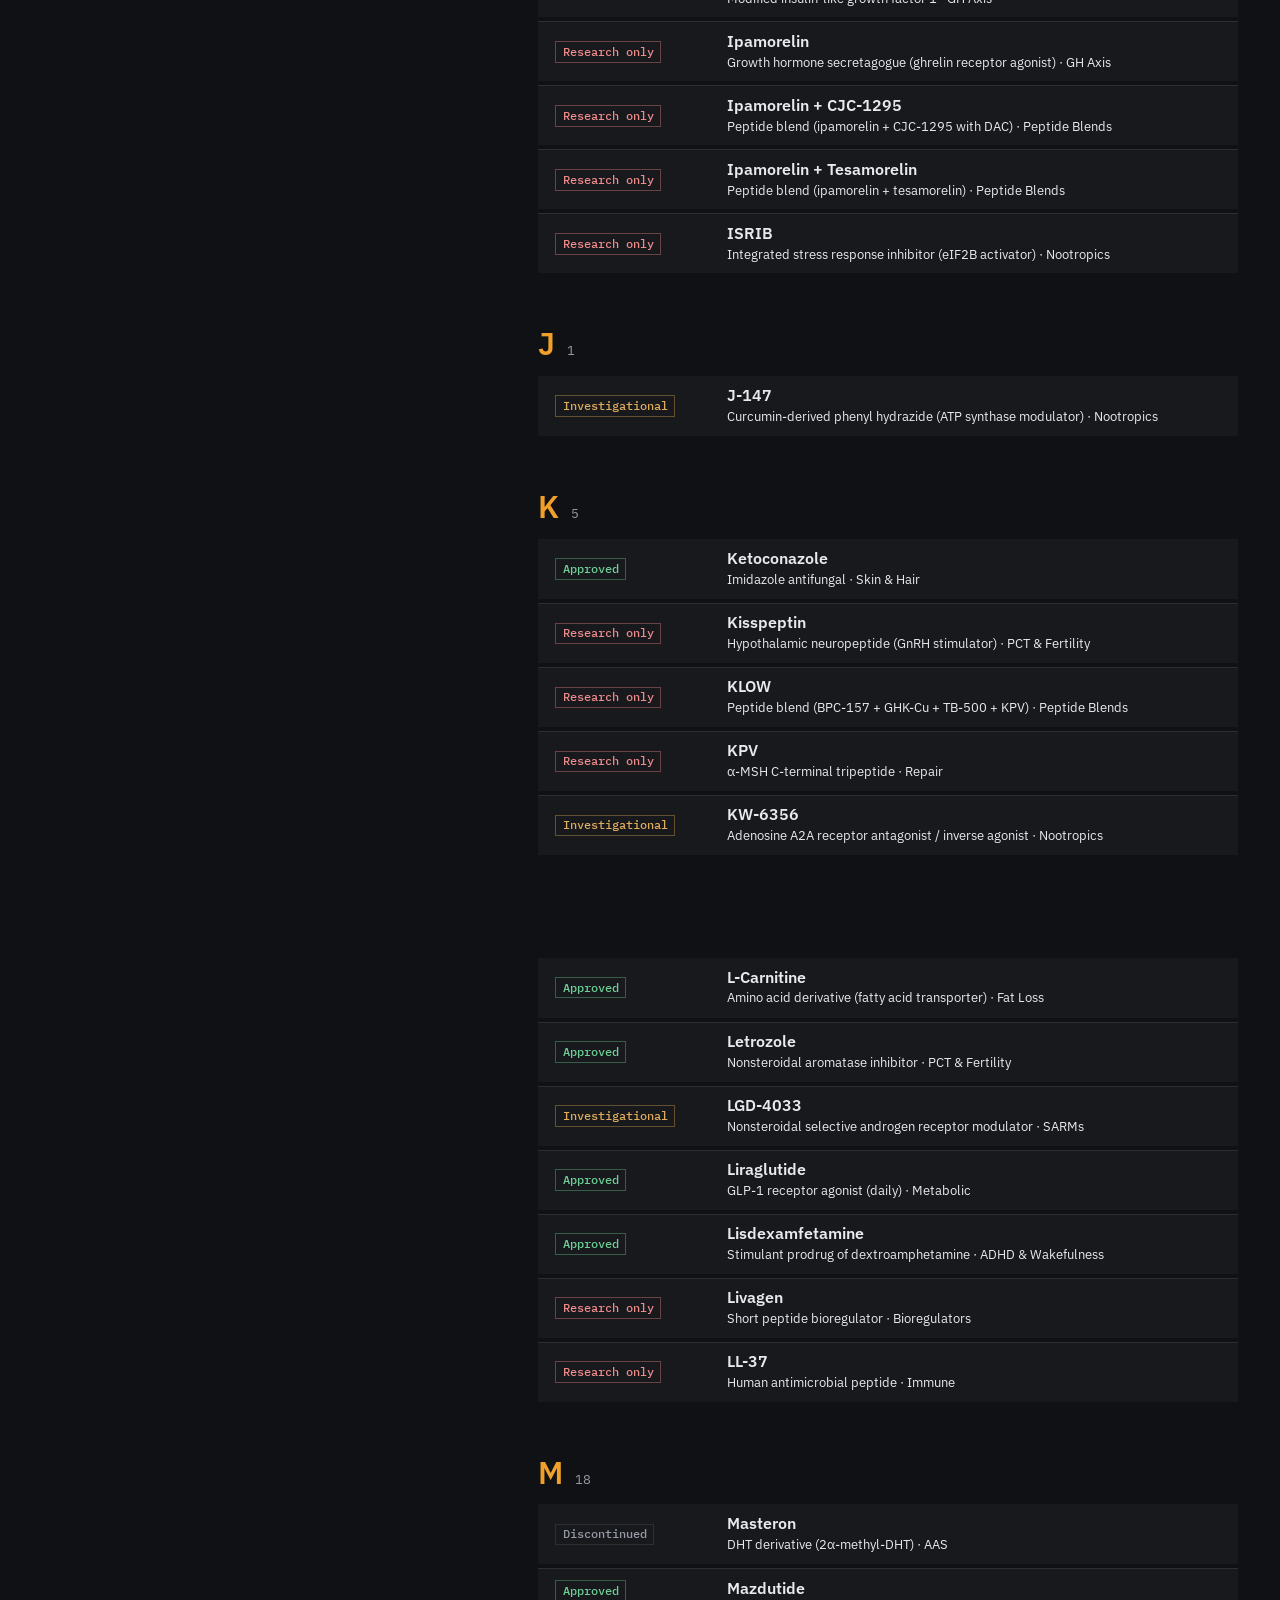
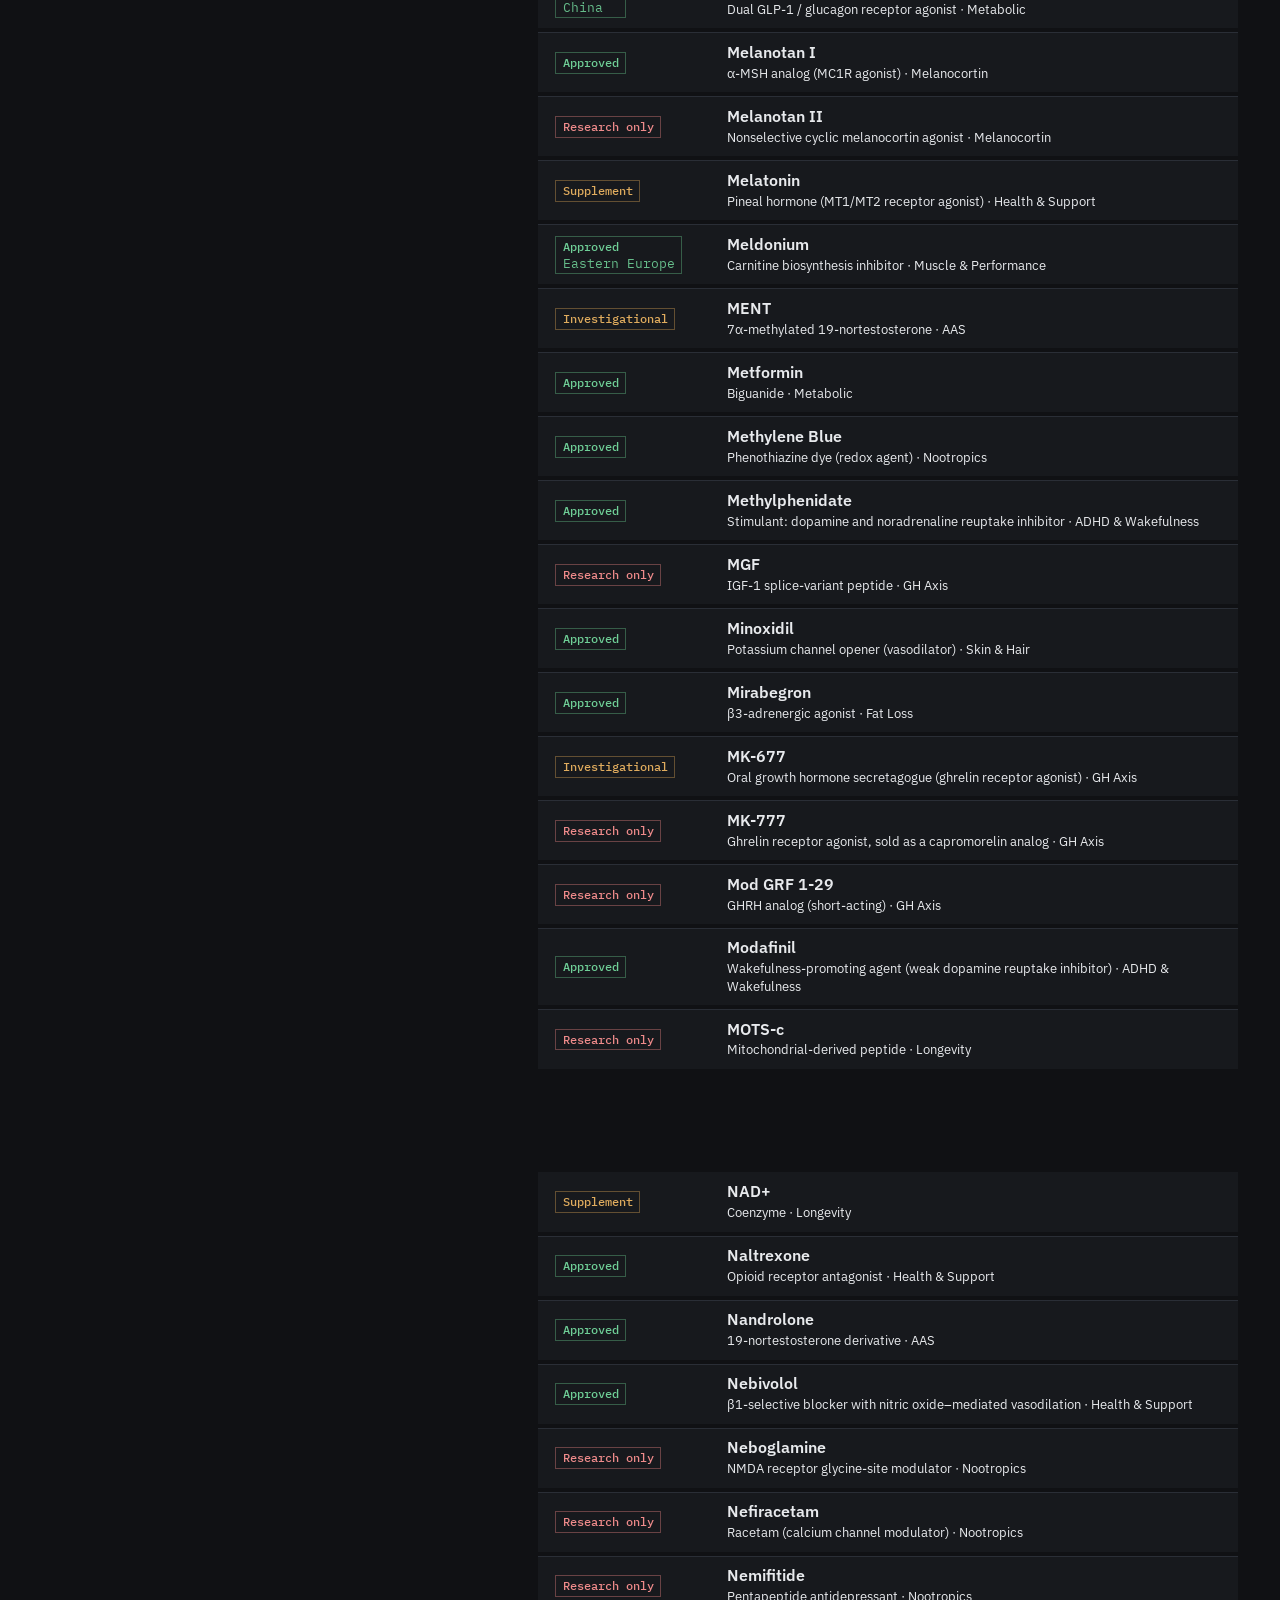
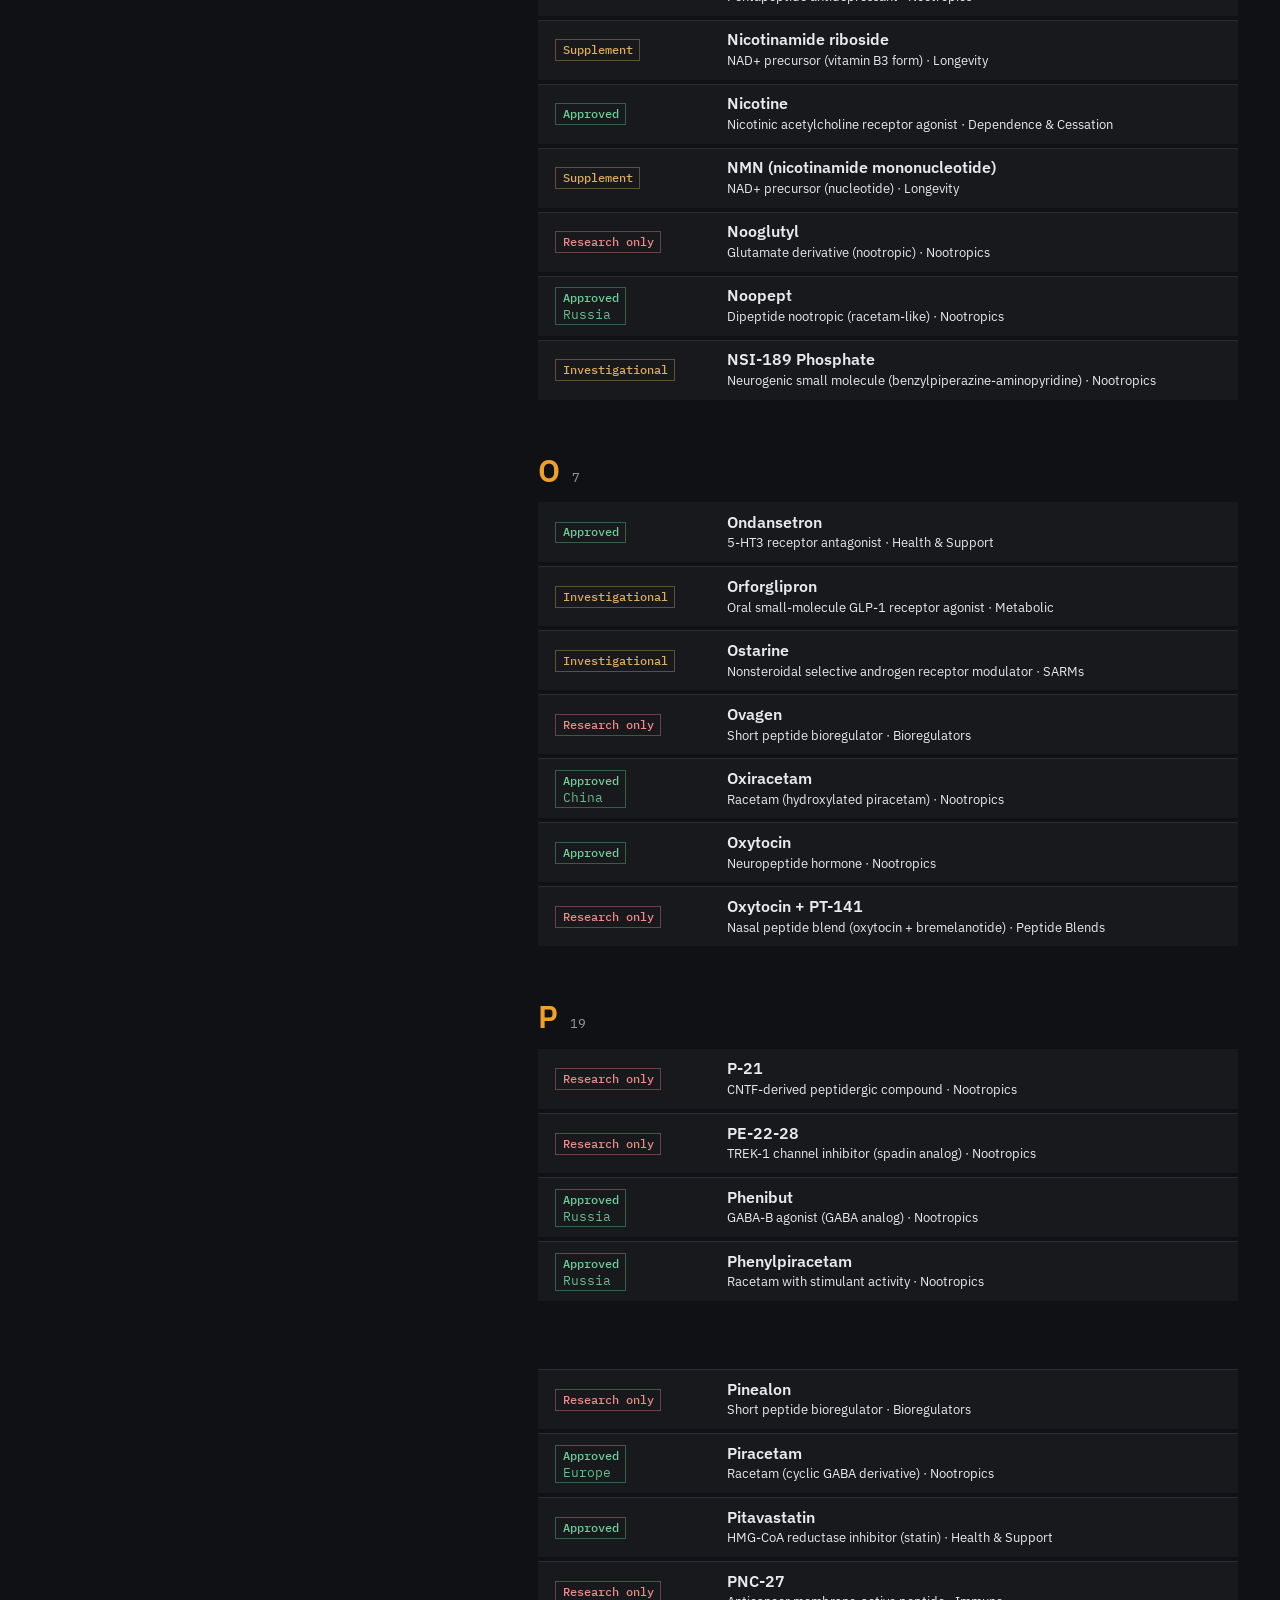
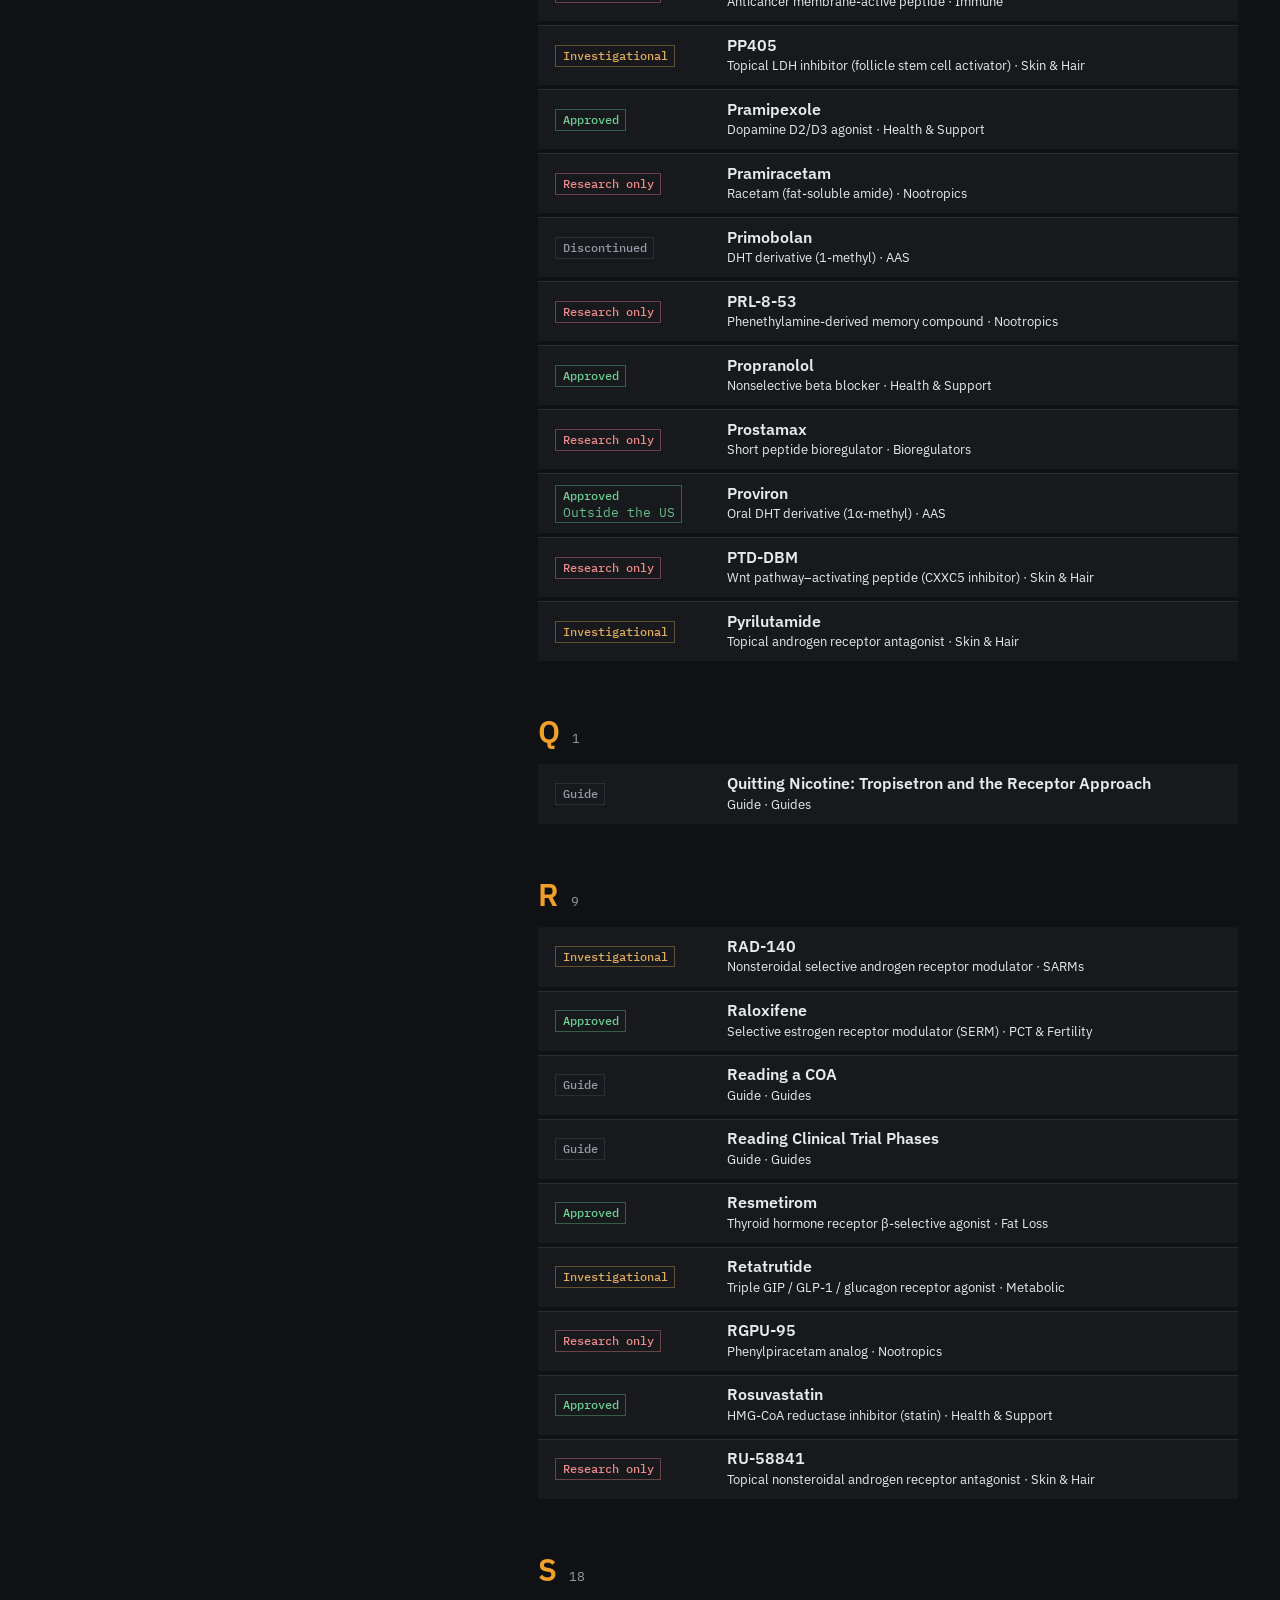
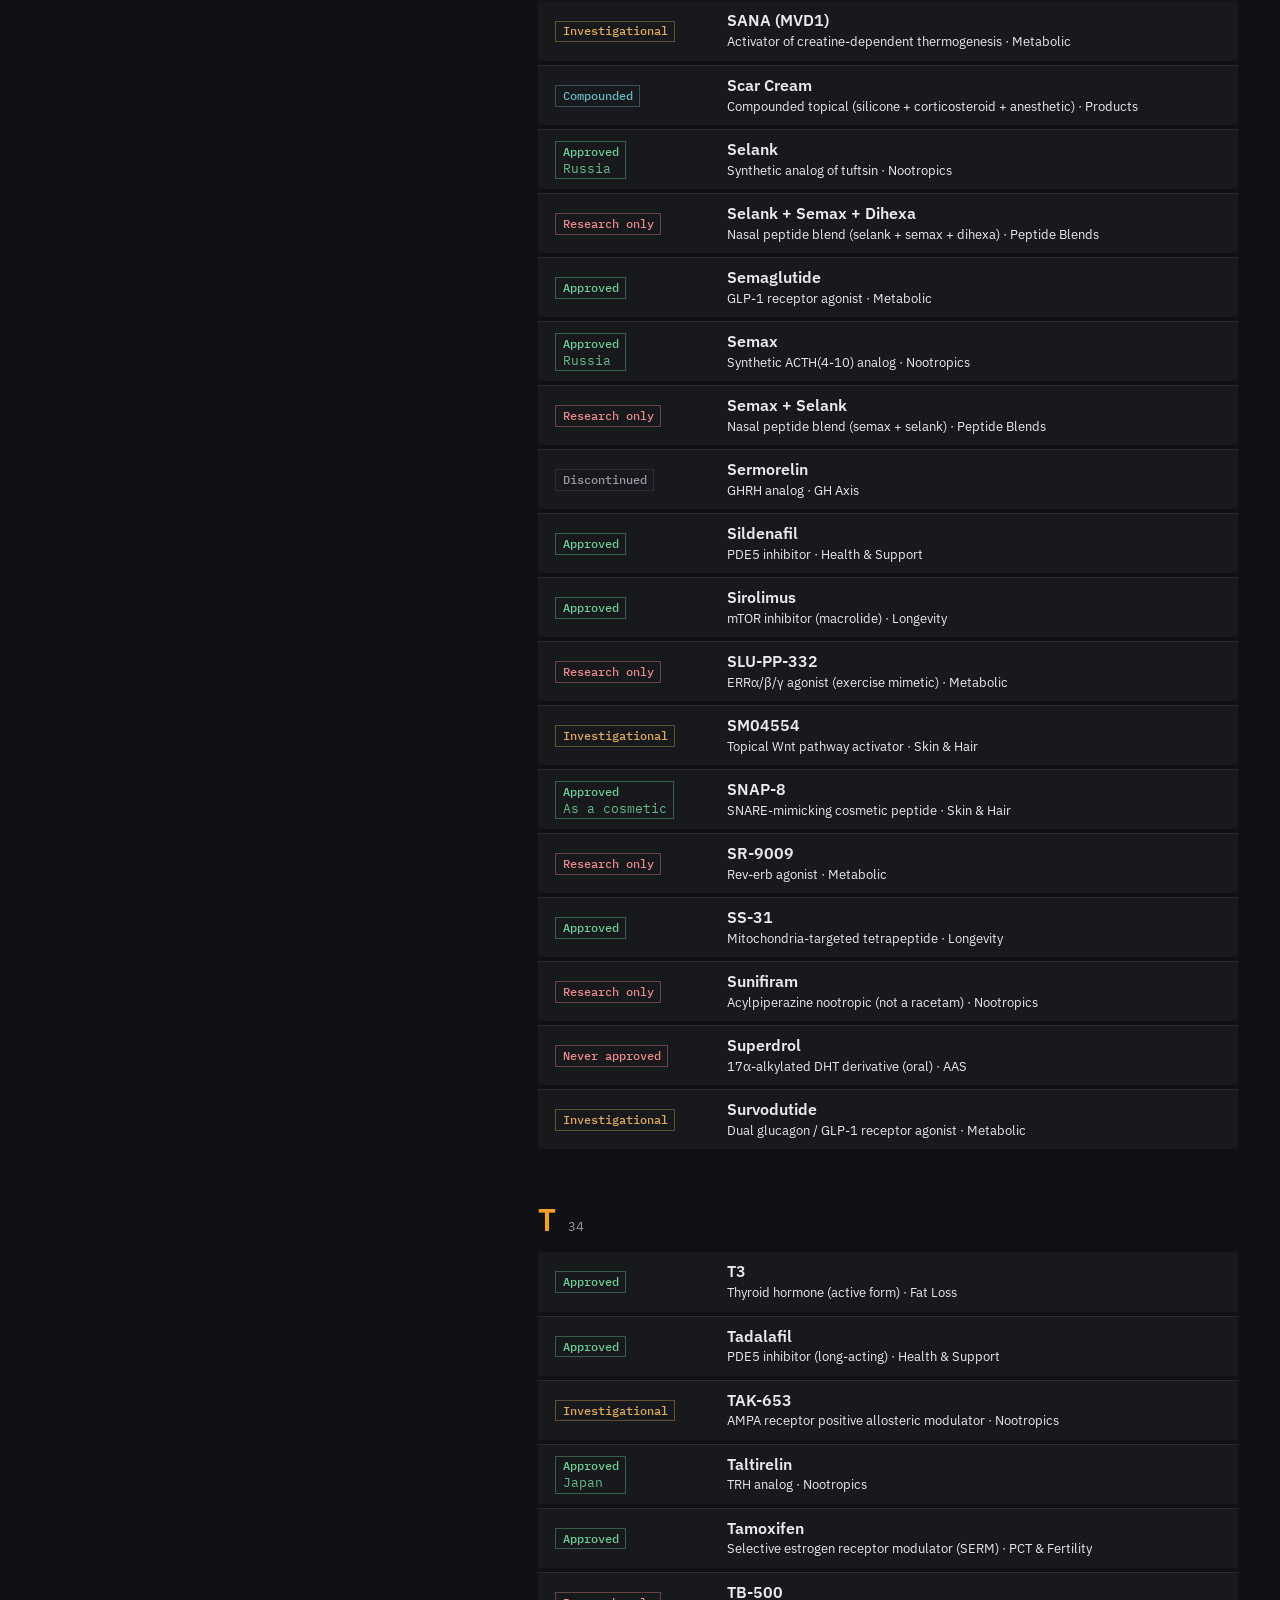
<file: archive.html>
<!doctype html>
<html lang="en" data-theme="dark">
<head>
  <meta charset="utf-8">
  <meta name="viewport" content="width=device-width, initial-scale=1">
  <title>Archive · Atlas Codex</title>
  <meta name="description" content="Atlas Codex: every compound worth knowing, cited and graded by its evidence.">
  <link rel="icon" href="favicon.svg" type="image/svg+xml">
  <script>document.documentElement.classList.add('js')</script>
  <link rel="preconnect" href="https://fonts.googleapis.com">
  <link rel="preconnect" href="https://fonts.gstatic.com" crossorigin>
  <link href="https://fonts.googleapis.com/css2?family=IBM+Plex+Mono:wght@400;500&family=IBM+Plex+Sans:wght@400;500;600;700&display=swap" rel="stylesheet">
  <link rel="stylesheet" href="css/style.css">
  <script src="js/load.js"></script>
</head>
<body data-page="archive">
  <header id="site-header"></header>
  <main>
    <header class="wrap spread page-title">
      <div class="side"><p data-rise style="--i:0">Every compound and guide in the codex, A to Z. Jump to a letter, or search by name, alias or tag.</p></div>
      <div class="main"><h1 class="lines"><span class="line"><span data-line style="--i:0">The record</span></span><span class="line"><span data-line style="--i:1">from A to Z</span></span></h1></div>
    </header>
    <div class="wrap spread" style="padding-bottom:var(--section)">
      <div class="side"><div class="filters" id="archive-filters" data-rise style="--i:1"></div></div>
      <div class="main" id="archive-list"></div>
    </div>
  </main>
  <footer id="site-footer"></footer>
</body>
</html>
</file>
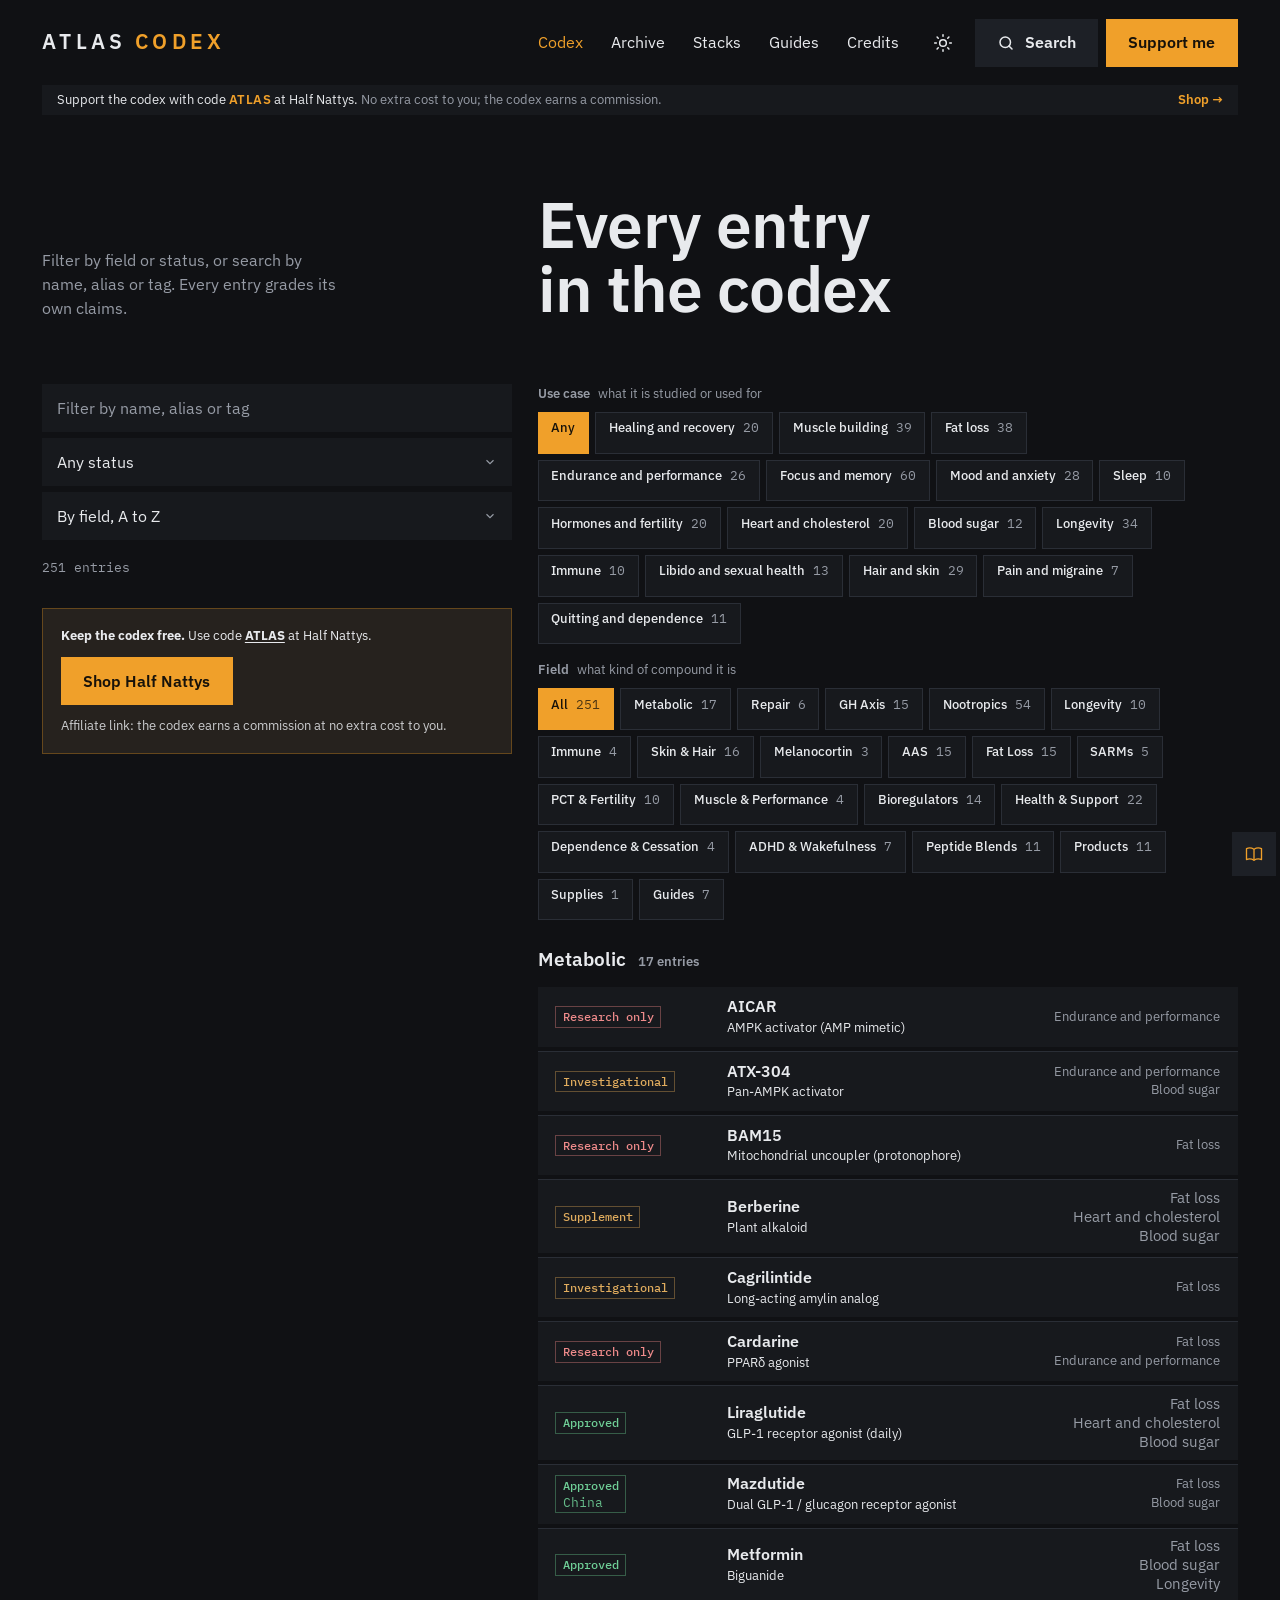
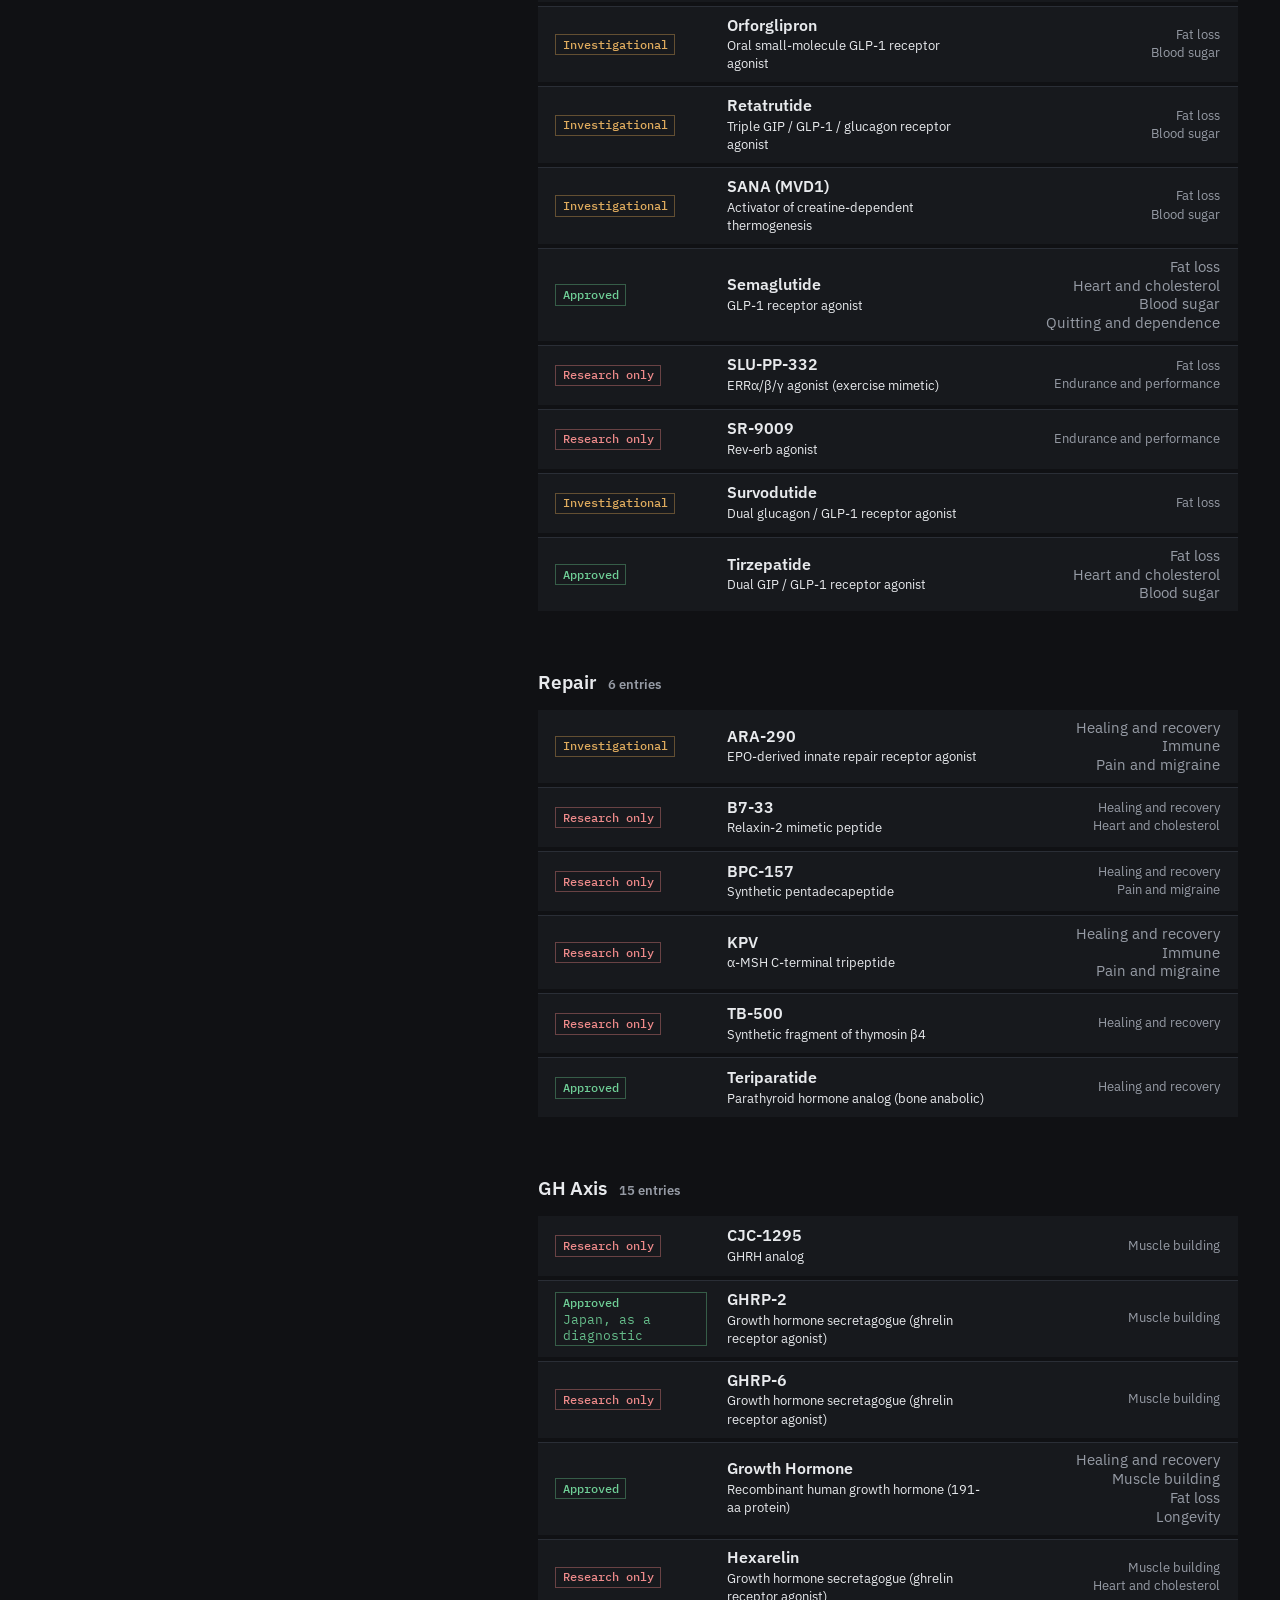
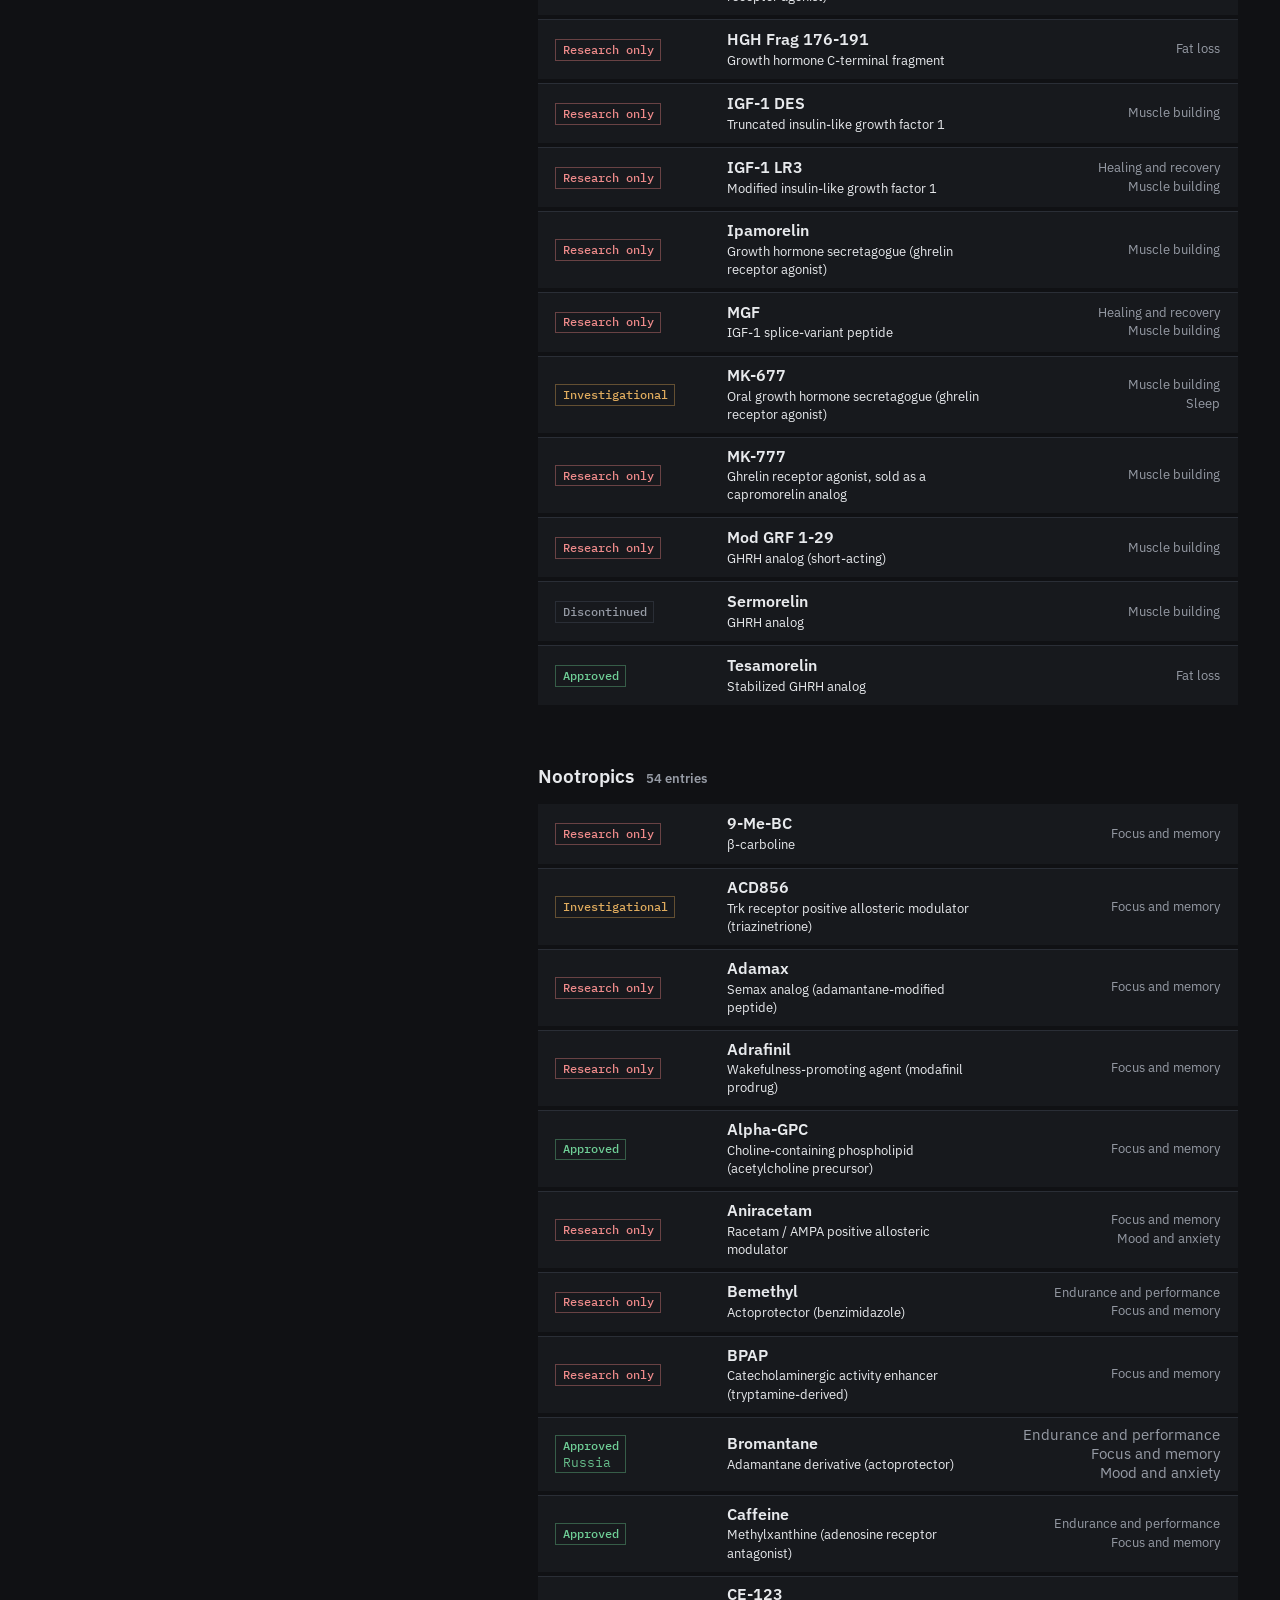
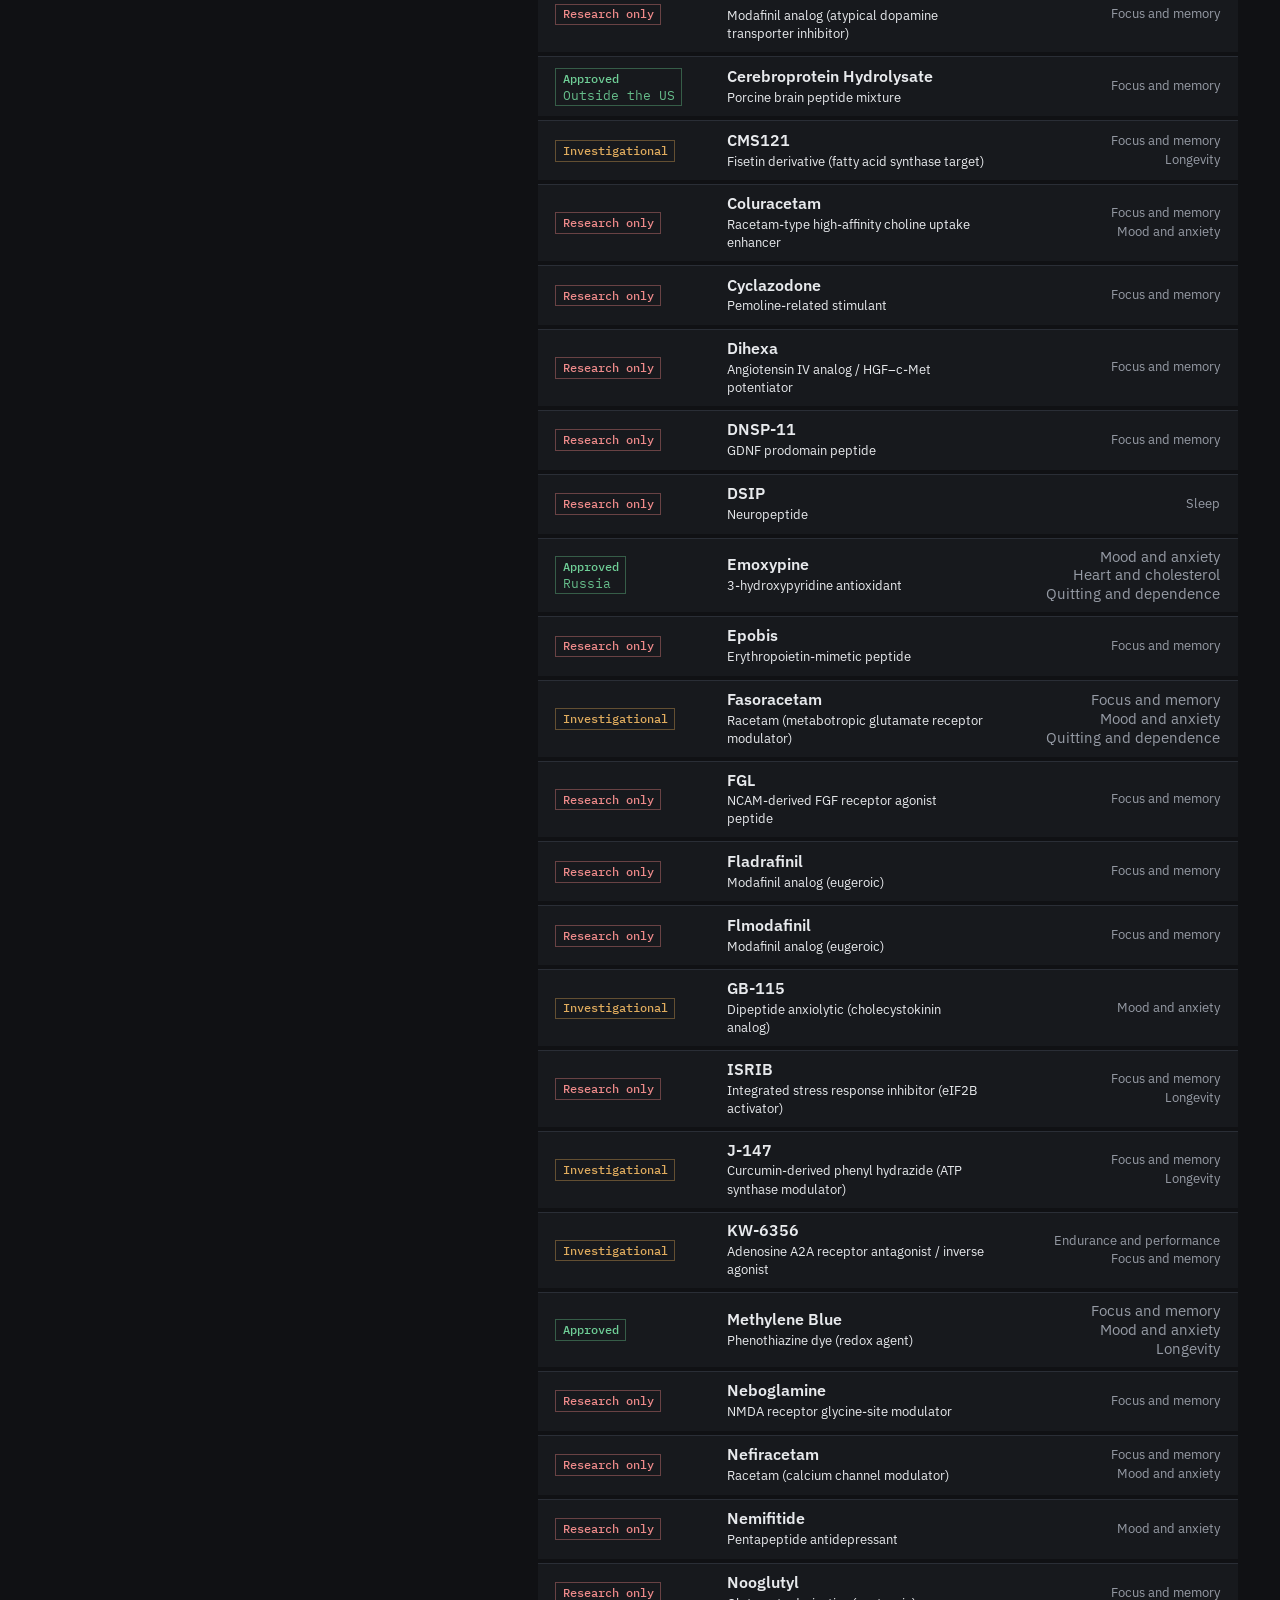
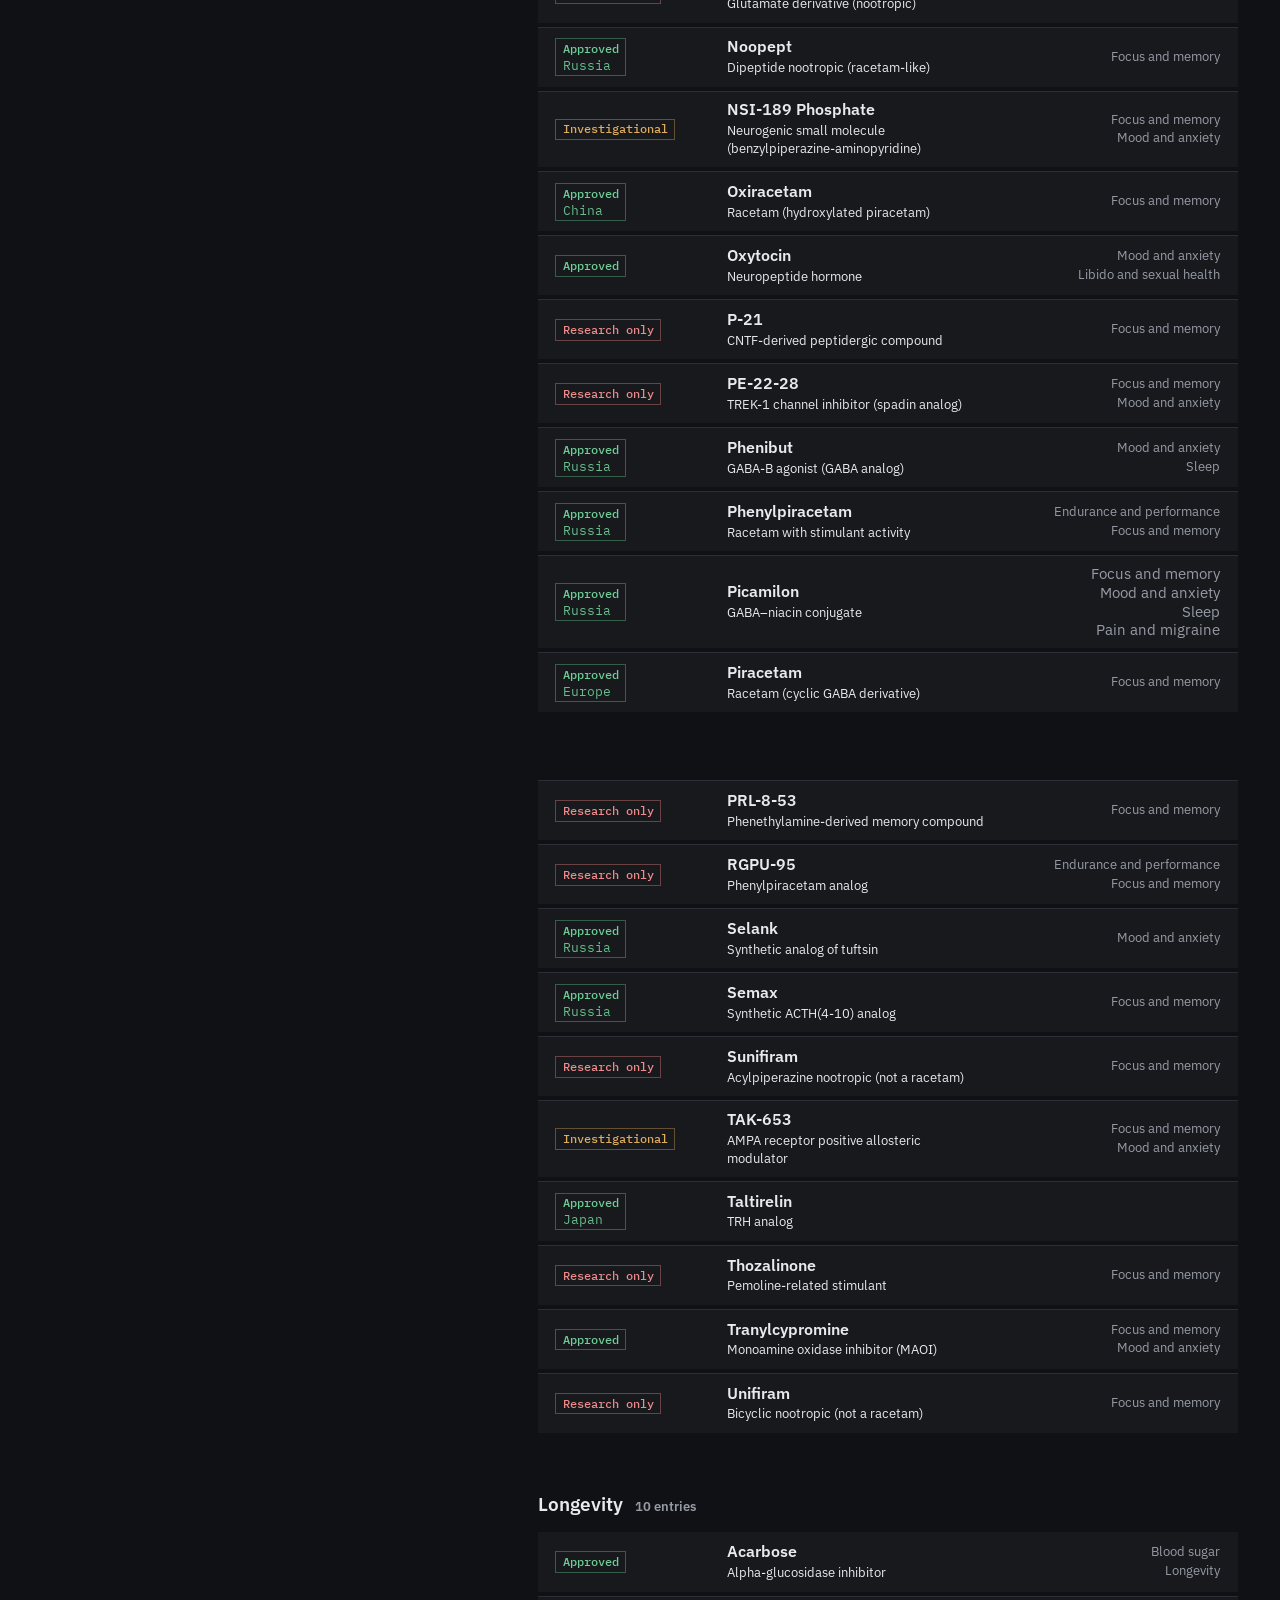
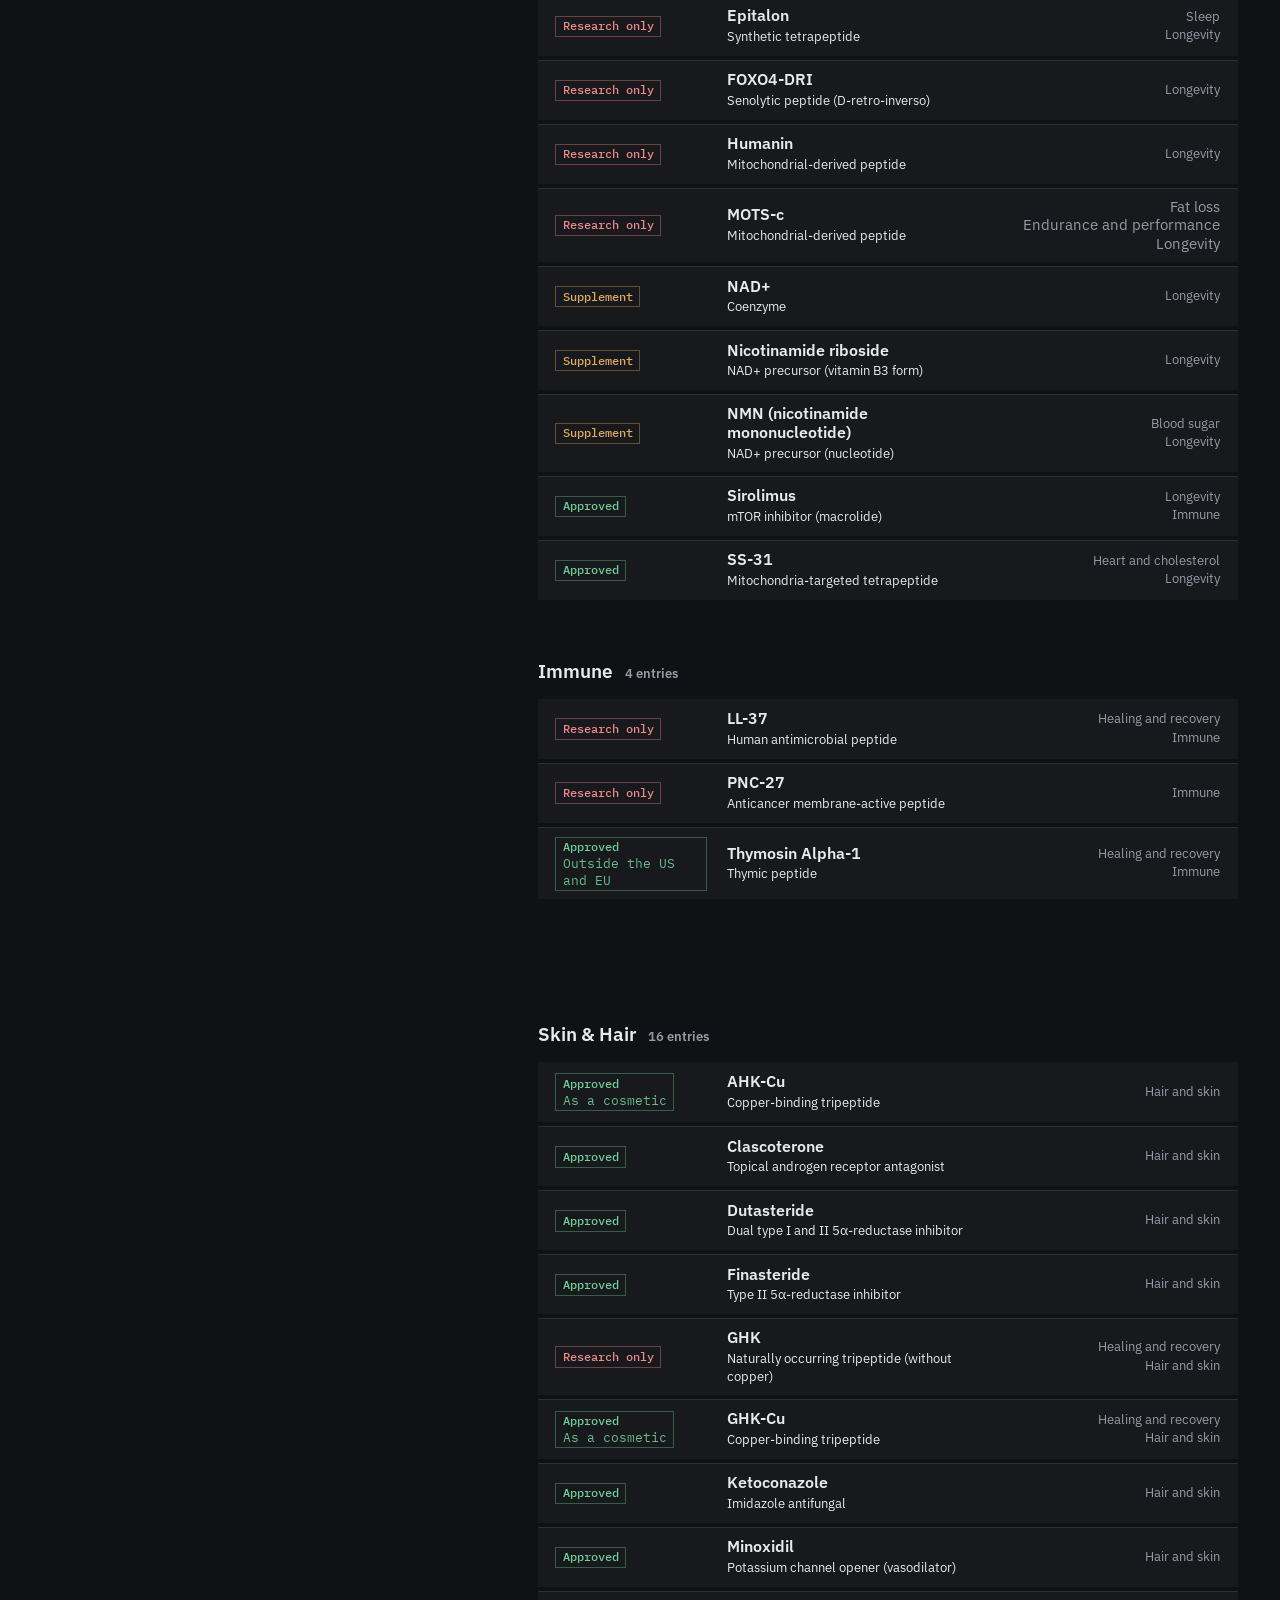
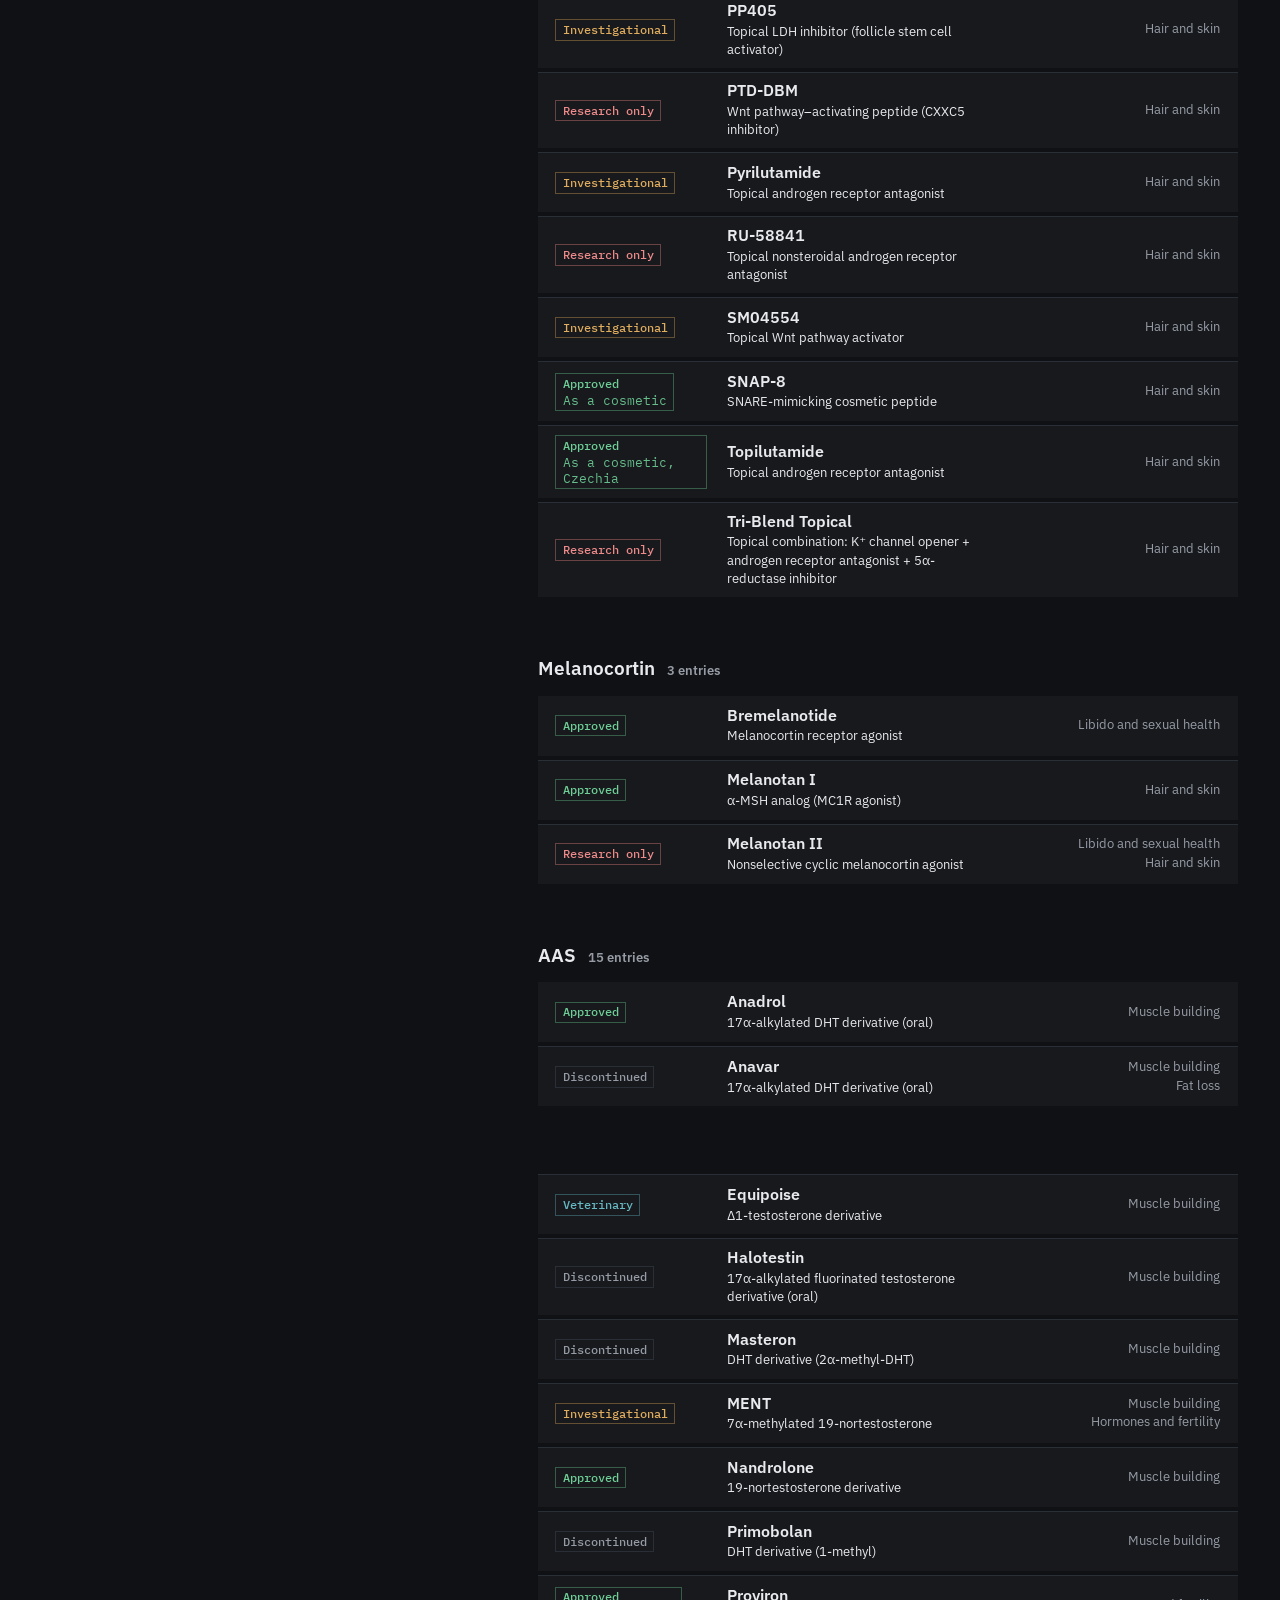
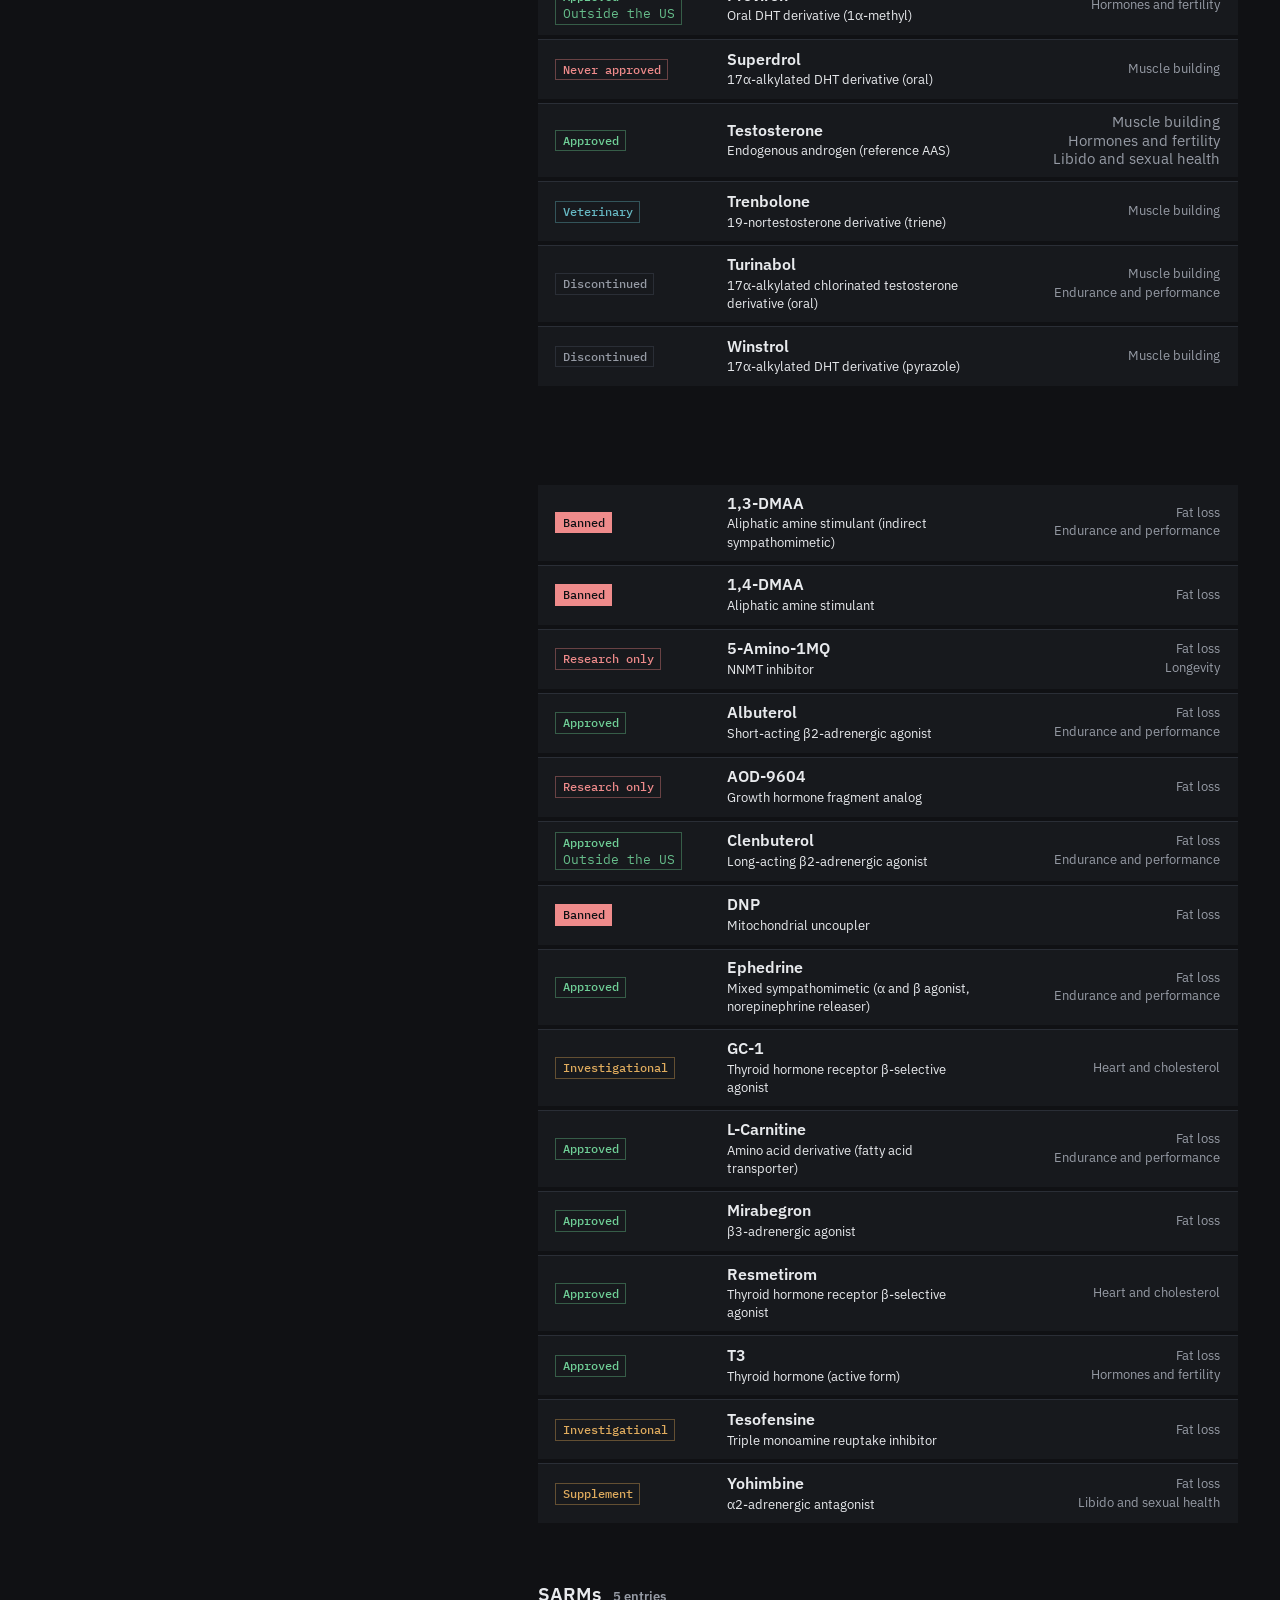
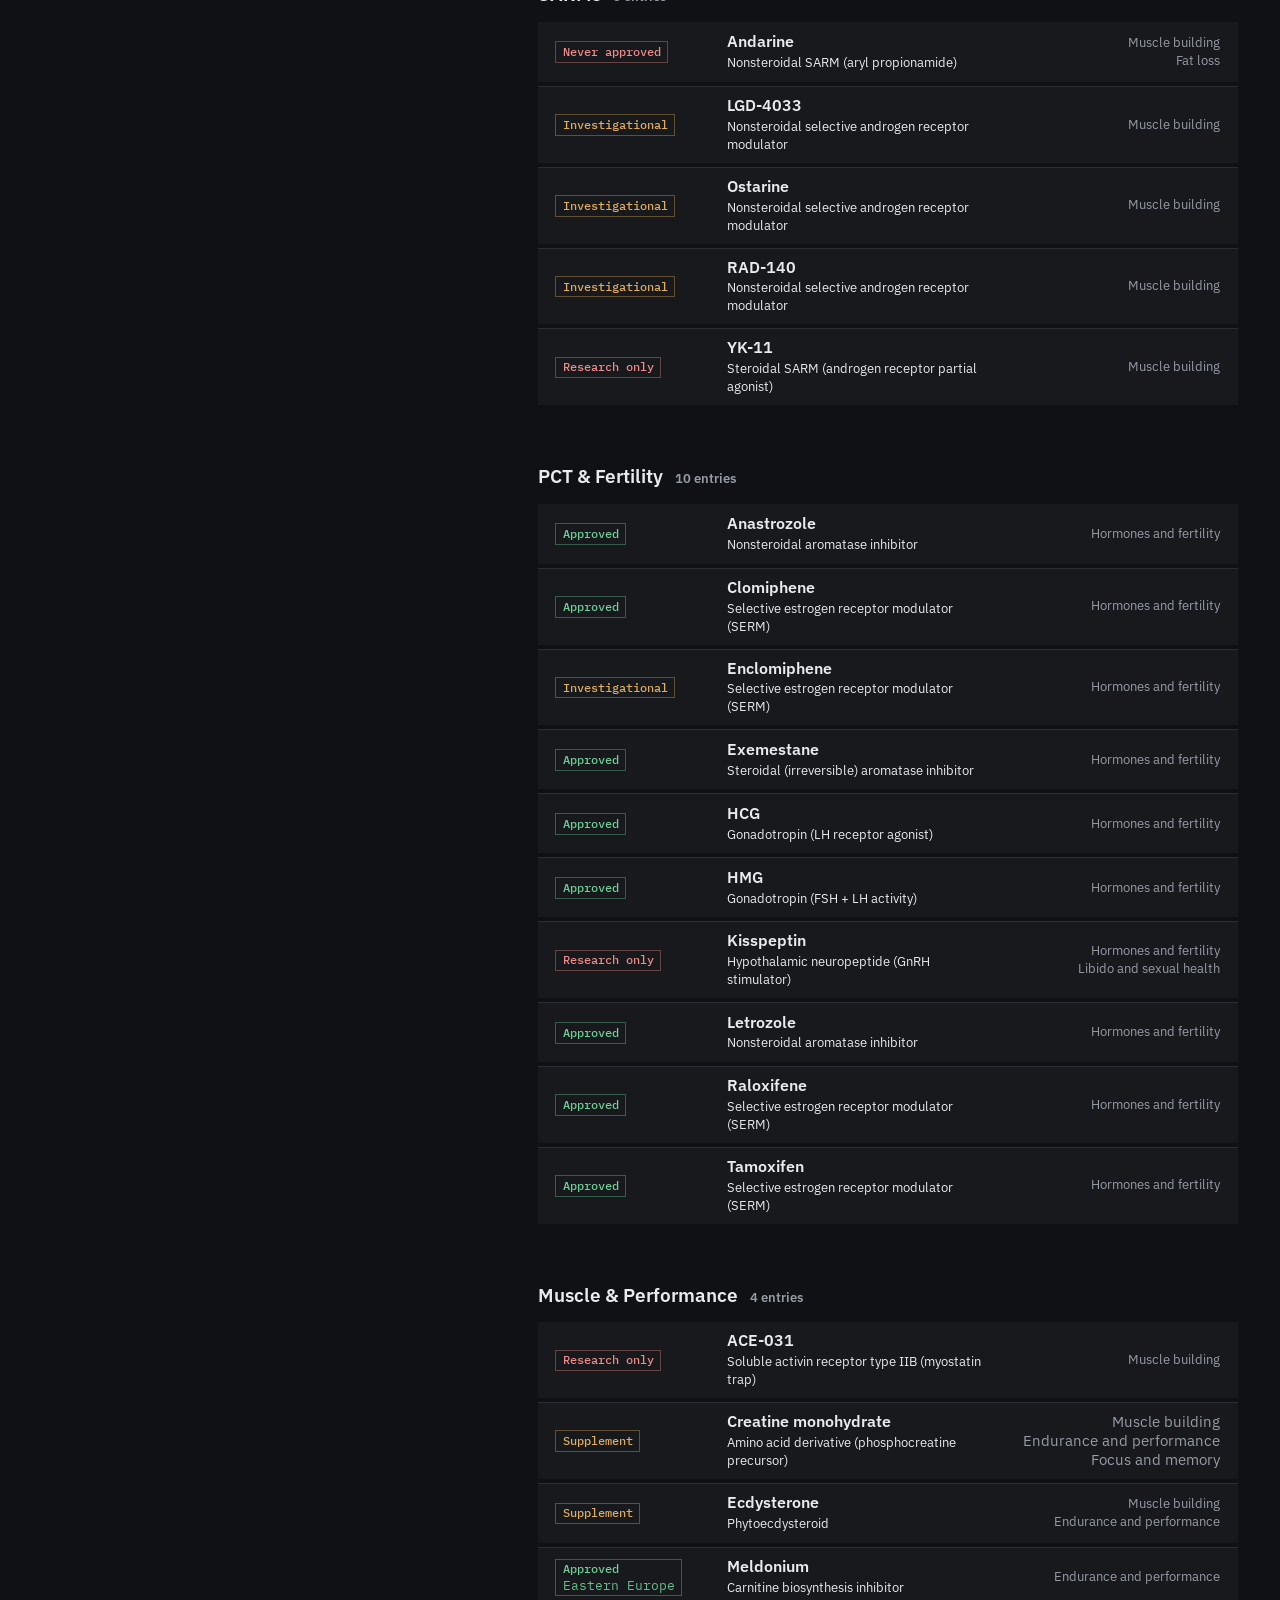
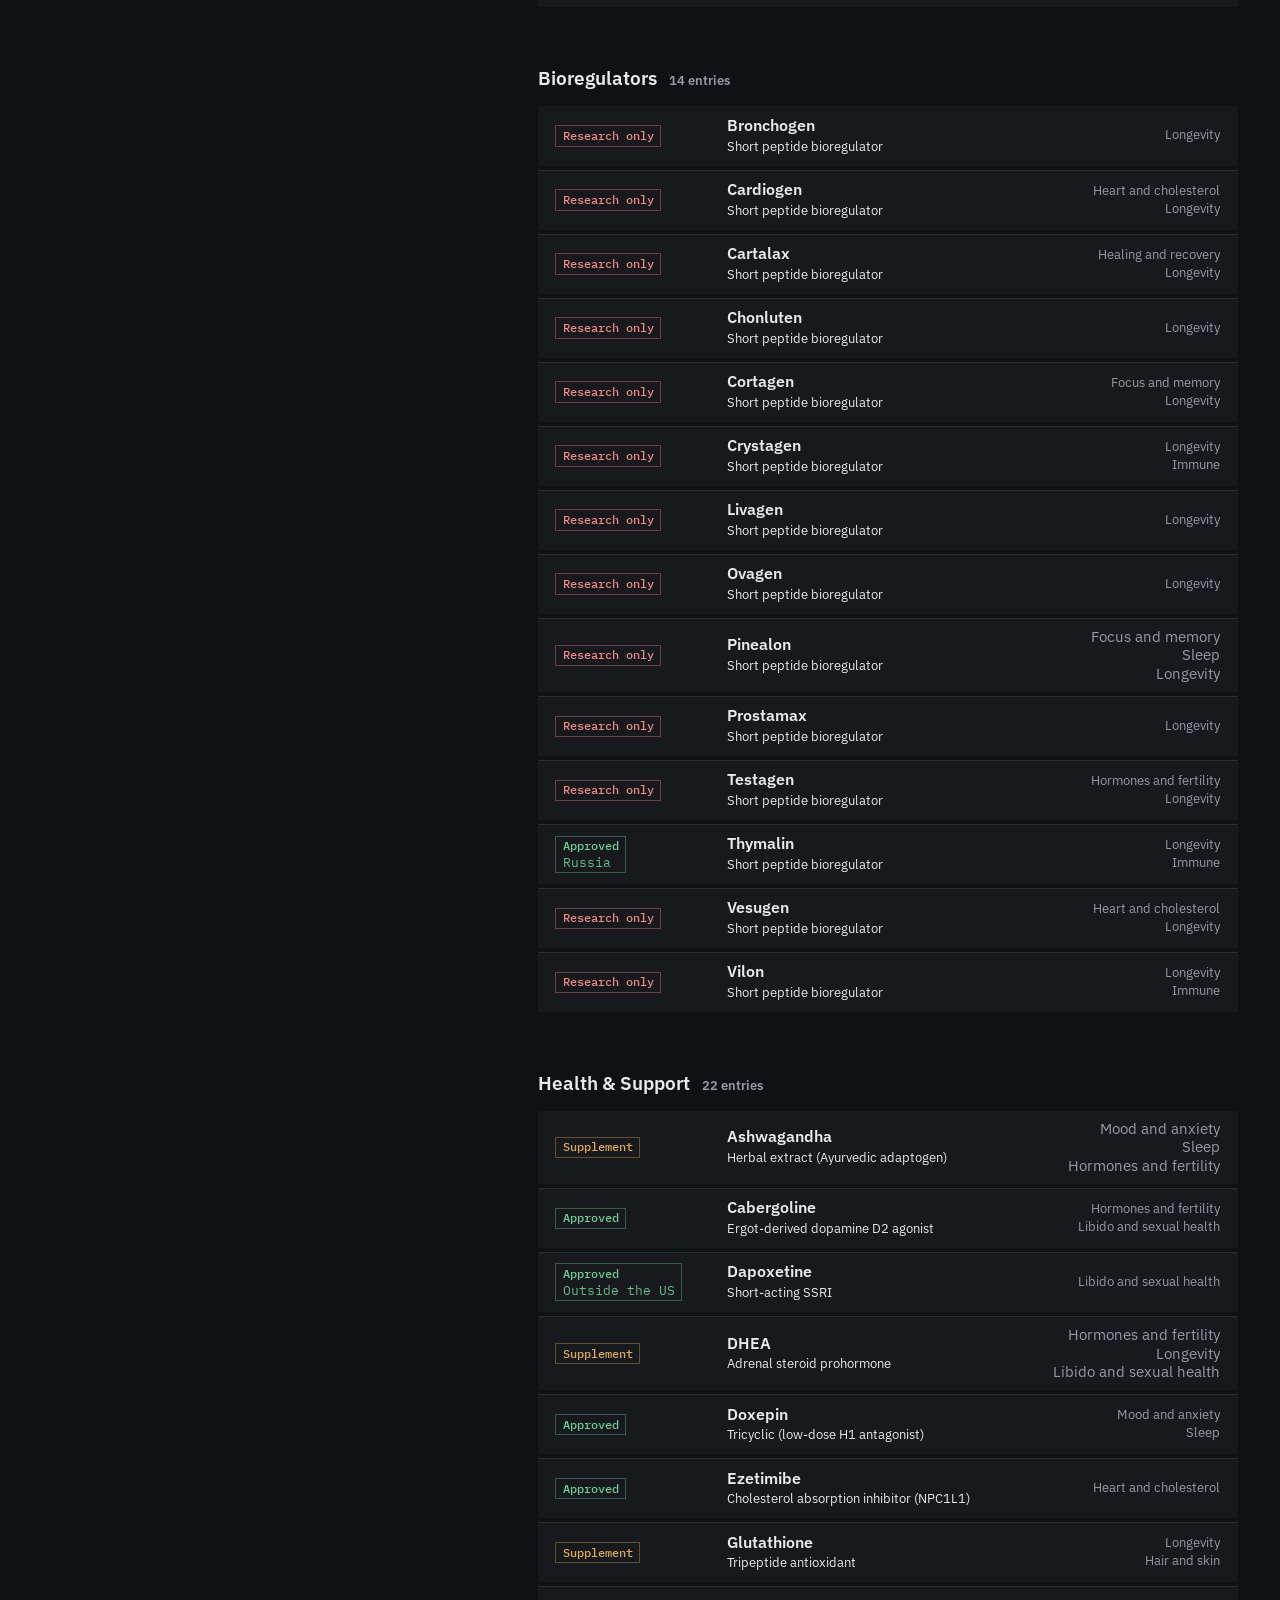
<file: codex.html>
<!doctype html>
<html lang="en" data-theme="dark">
<head>
  <meta charset="utf-8">
  <meta name="viewport" content="width=device-width, initial-scale=1">
  <title>Database · Atlas Codex</title>
  <meta name="description" content="Atlas Codex: every compound worth knowing, cited and graded by its evidence.">
  <link rel="icon" href="favicon.svg" type="image/svg+xml">
  <script>document.documentElement.classList.add('js')</script>
  <link rel="preconnect" href="https://fonts.googleapis.com">
  <link rel="preconnect" href="https://fonts.gstatic.com" crossorigin>
  <link href="https://fonts.googleapis.com/css2?family=IBM+Plex+Mono:wght@400;500&family=IBM+Plex+Sans:wght@400;500;600;700&display=swap" rel="stylesheet">
  <link rel="stylesheet" href="css/style.css">
  <script src="js/load.js"></script>
</head>
<body data-page="codex">
  <header id="site-header"></header>
  <main>
    <header class="wrap spread page-title">
      <div class="side"><p data-rise style="--i:0">Filter by field or status, or search by name, alias or tag. Every entry grades its own claims.</p></div>
      <div class="main"><h1 class="lines"><span class="line"><span data-line style="--i:0">Every entry</span></span><span class="line"><span data-line style="--i:1">in the codex</span></span></h1></div>
    </header>
    <div class="wrap spread" style="padding-bottom:var(--section)">
      <div class="side"><div class="filters" id="codex-filters" data-rise style="--i:1"></div></div>
      <div class="main">
        <details class="filter-fold" id="filter-fold" open data-rise style="--i:2">
          <summary><span>Use case and field</span><span class="fold-count nums" id="fold-count"></span></summary>
          <div class="frow"><h2 class="frow-label" id="use-label">Use case <span>what it is studied or used for</span></h2><div class="cat-row" id="use-chips" role="group" aria-labelledby="use-label"></div></div>
          <div class="frow"><h2 class="frow-label" id="field-label">Field <span>what kind of compound it is</span></h2><div class="cat-row" id="cat-chips" role="group" aria-labelledby="field-label"></div></div>
        </details>
        <div class="bands" id="codex-list"></div>
      </div>
    </div>
  </main>
  <footer id="site-footer"></footer>
</body>
</html>
</file>
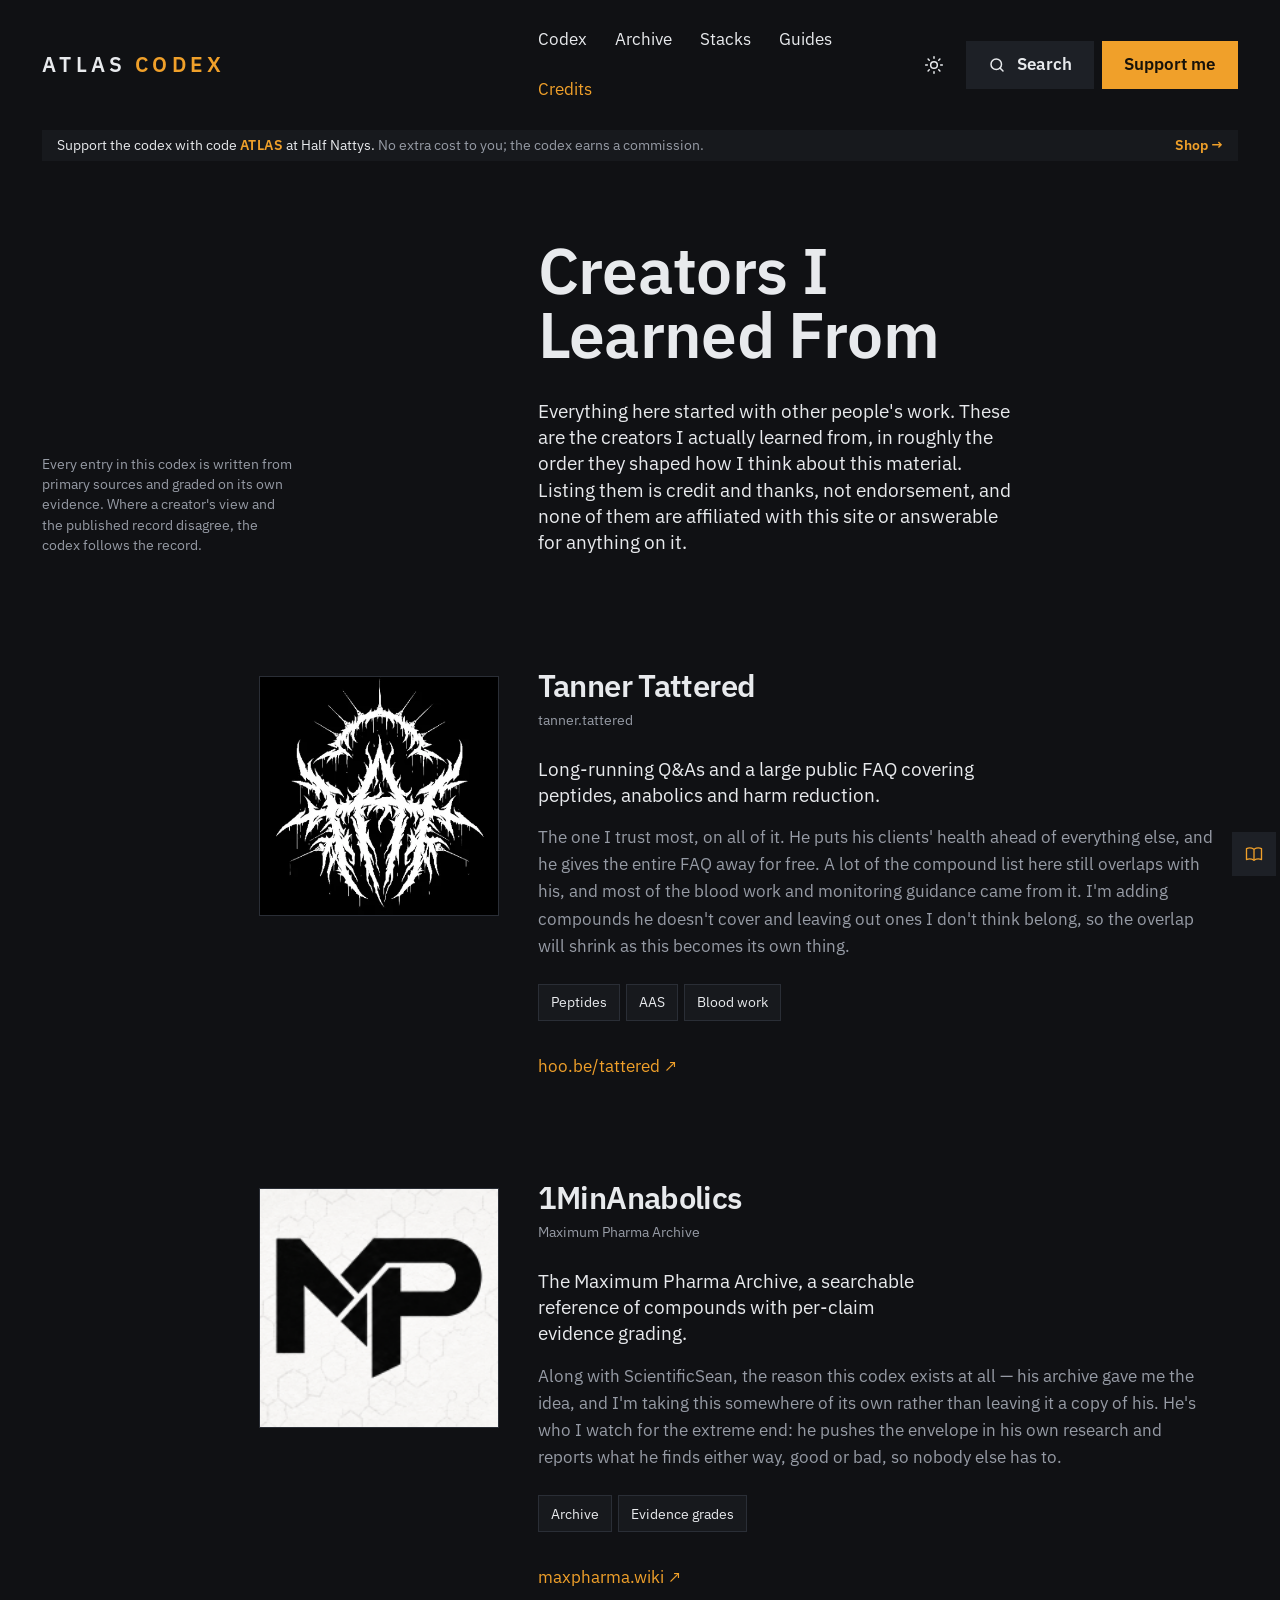
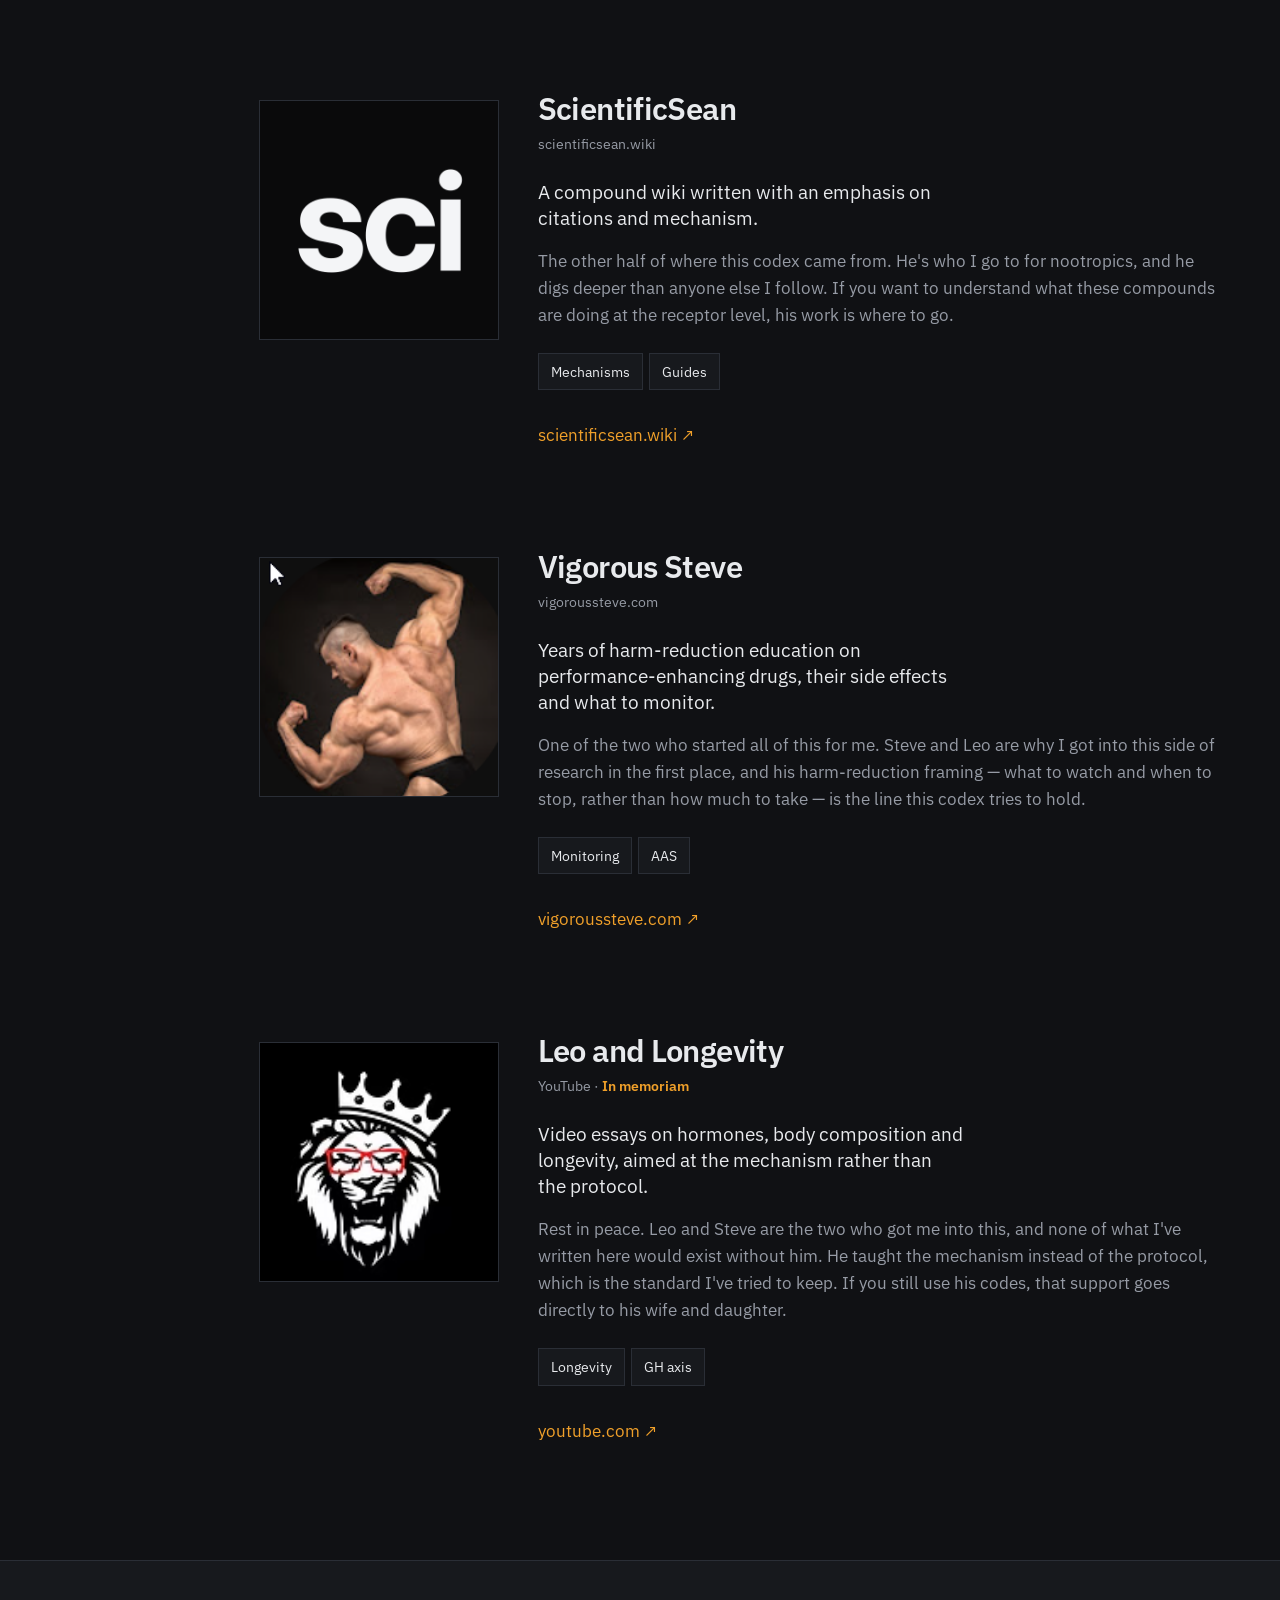
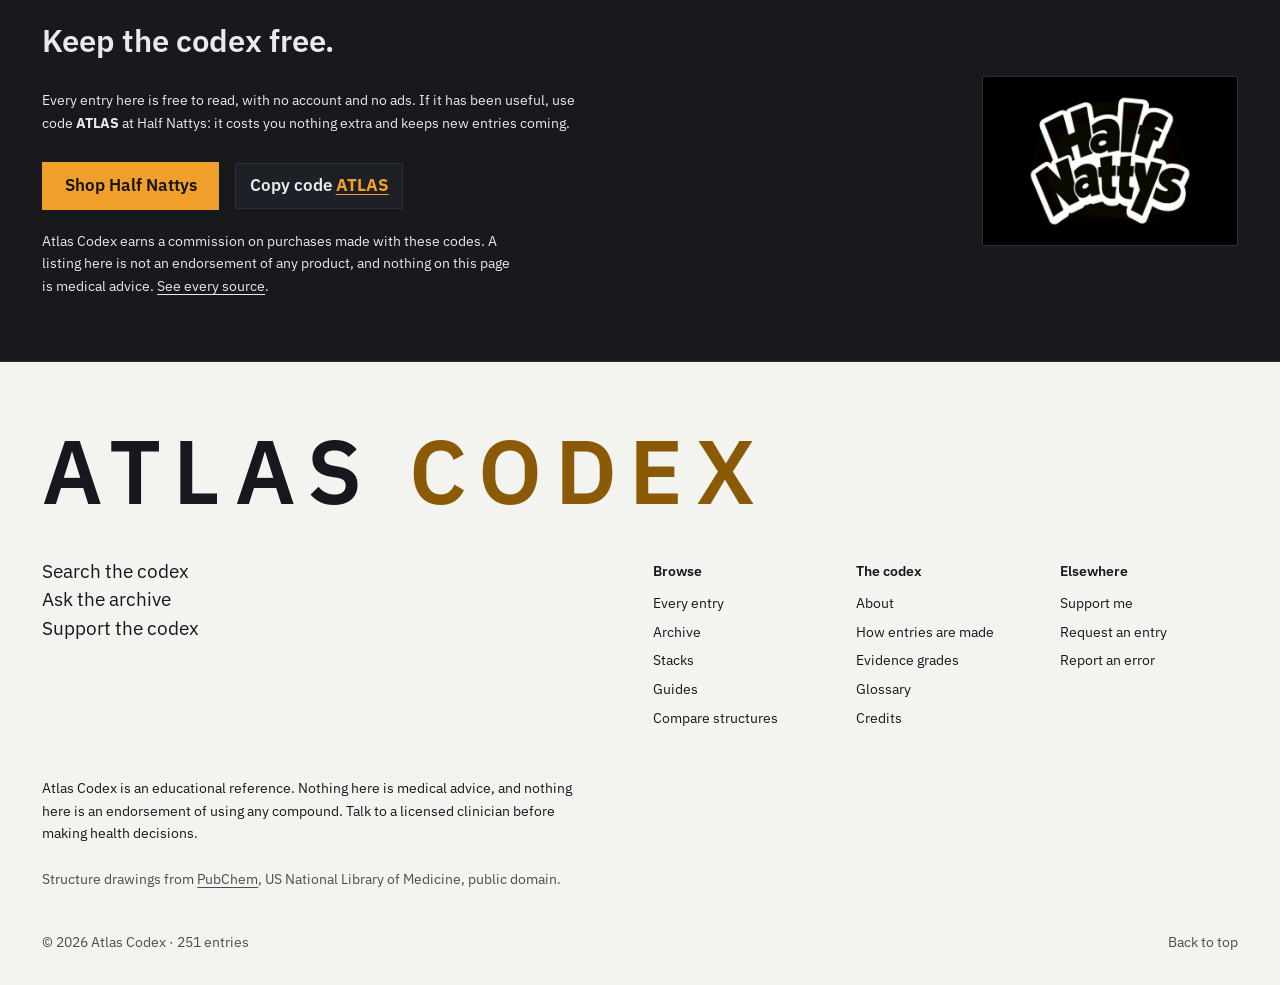
<file: credits.html>
<!doctype html>
<html lang="en" data-theme="dark">
<head>
  <meta charset="utf-8">
  <meta name="viewport" content="width=device-width, initial-scale=1">
  <title>Creators I Learned From · Atlas Codex</title>
  <meta name="description" content="Atlas Codex: every compound worth knowing, cited and graded by its evidence.">
  <link rel="icon" href="favicon.svg" type="image/svg+xml">
  <script>document.documentElement.classList.add('js')</script>
  <link rel="preconnect" href="https://fonts.googleapis.com">
  <link rel="preconnect" href="https://fonts.gstatic.com" crossorigin>
  <link href="https://fonts.googleapis.com/css2?family=IBM+Plex+Mono:wght@400;500&family=IBM+Plex+Sans:wght@400;500;600;700&display=swap" rel="stylesheet">
  <link rel="stylesheet" href="css/style.css">
  <script src="js/load.js"></script>
</head>
<body data-page="credits">
  <header id="site-header"></header>
  <main>
    <header class="wrap spread page-title">
      <div class="side"><p class="small" id="credits-note" data-rise style="--i:2"></p></div>
      <div class="main">
        <h1 class="lines"><span class="line"><span data-line style="--i:0" id="credits-title"></span></span></h1>
        <p class="lead" id="credits-intro" data-rise style="--i:1;margin-top:2rem;max-width:44ch"></p>
      </div>
    </header>
    <div id="creators" style="padding-bottom:var(--section)"></div>
    <section aria-label="Support the codex" id="support-band"></section>
  </main>
  <footer id="site-footer"></footer>
</body>
</html>
</file>
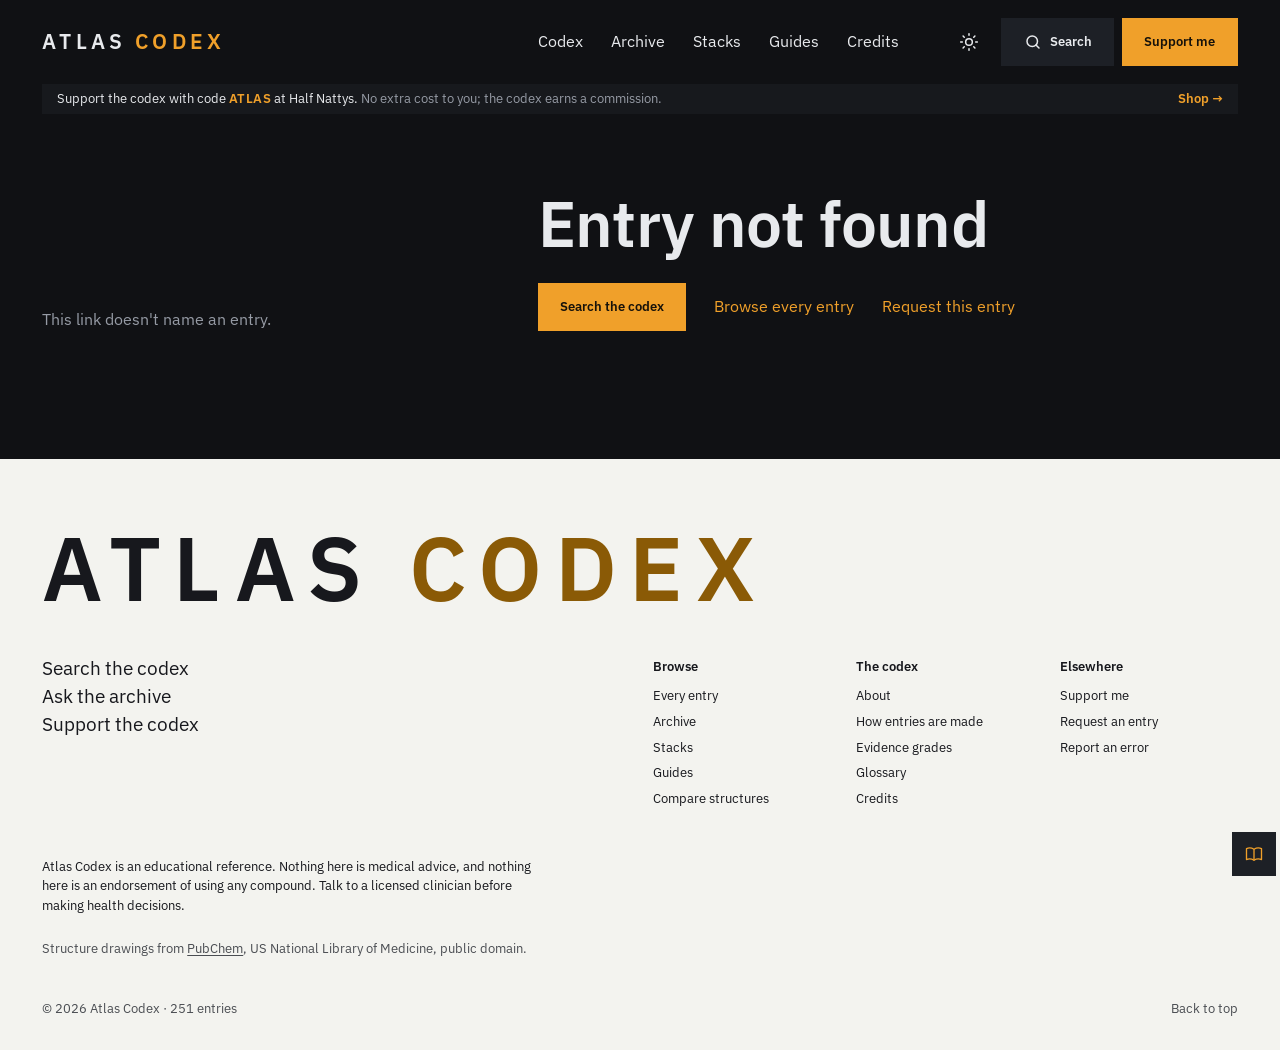
<file: entry.html>
<!doctype html>
<html lang="en" data-theme="dark">
<head>
  <meta charset="utf-8">
  <meta name="viewport" content="width=device-width, initial-scale=1">
  <title>Atlas Codex</title>
  <meta name="description" content="Atlas Codex: every compound worth knowing, cited and graded by its evidence.">
  <link rel="icon" href="favicon.svg" type="image/svg+xml">
  <script>document.documentElement.classList.add('js')</script>
  <link rel="preconnect" href="https://fonts.googleapis.com">
  <link rel="preconnect" href="https://fonts.gstatic.com" crossorigin>
  <link href="https://fonts.googleapis.com/css2?family=IBM+Plex+Mono:wght@400;500&family=IBM+Plex+Sans:wght@400;500;600;700&display=swap" rel="stylesheet">
  <link rel="stylesheet" href="css/style.css">
  <link rel="stylesheet" href="css/entry-instrument.css">
  <script src="js/load.js"></script>
  <script src="js/structures.js"></script>
</head>
<body data-page="entry">
  <header id="site-header"></header>
  <main id="entry" style="padding-bottom:var(--section)"></main>
  <footer id="site-footer"></footer>
</body>
</html>
</file>
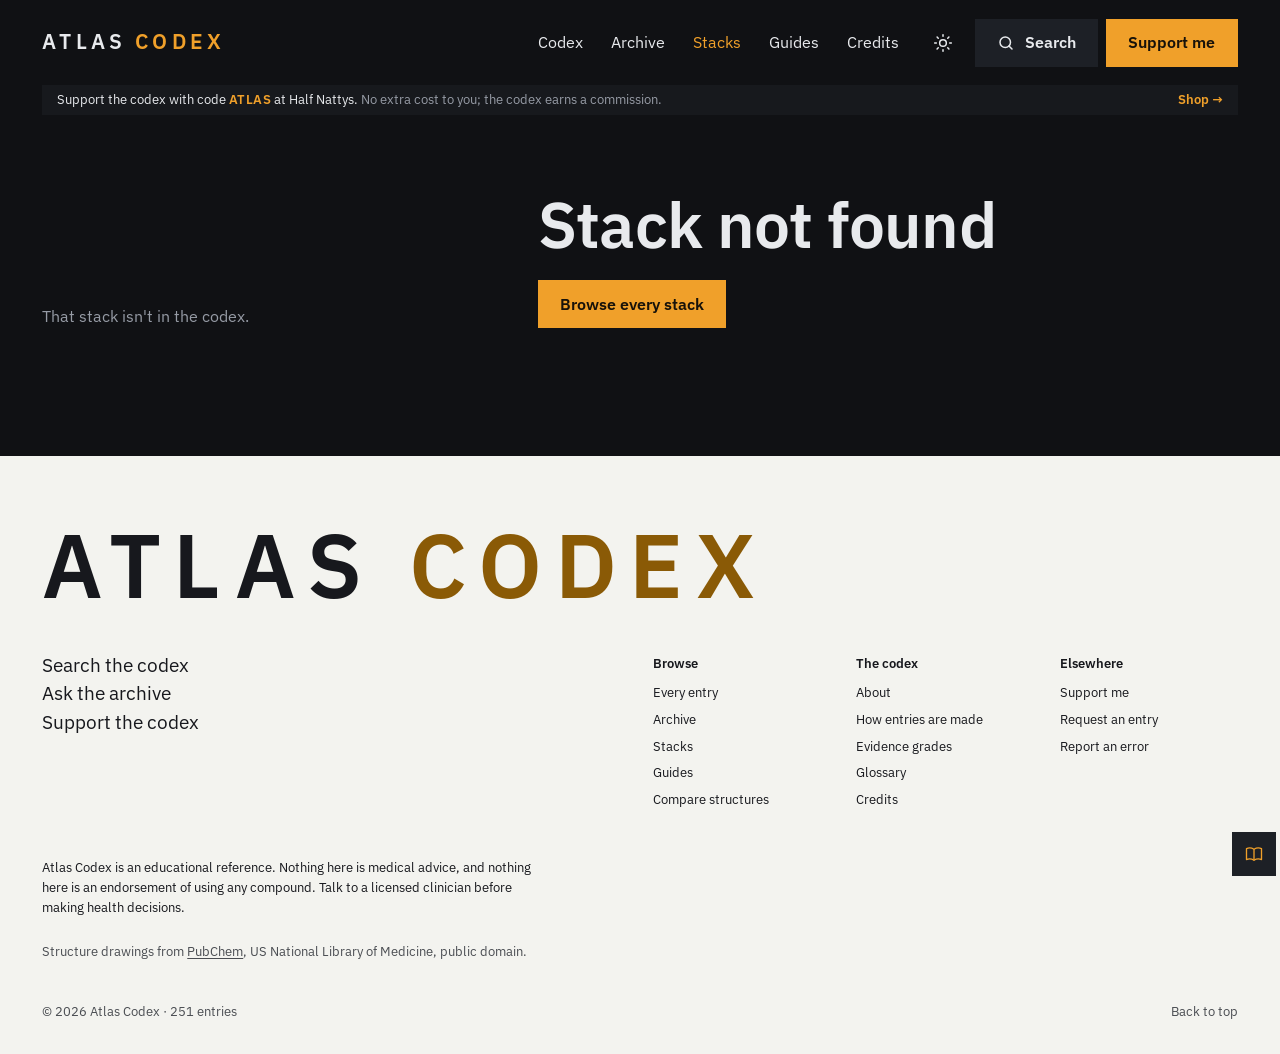
<file: stack.html>
<!doctype html>
<html lang="en" data-theme="dark">
<head>
  <meta charset="utf-8">
  <meta name="viewport" content="width=device-width, initial-scale=1">
  <title>Stack · Atlas Codex</title>
  <meta name="description" content="A combination of compounds in the Atlas Codex: its parts, the theory, what trials of the pair found, and what to watch.">
  <link rel="icon" href="favicon.svg" type="image/svg+xml">
  <script>document.documentElement.classList.add('js')</script>
  <link rel="preconnect" href="https://fonts.googleapis.com">
  <link rel="preconnect" href="https://fonts.gstatic.com" crossorigin>
  <link href="https://fonts.googleapis.com/css2?family=IBM+Plex+Mono:wght@400;500&family=IBM+Plex+Sans:wght@400;500;600;700&display=swap" rel="stylesheet">
  <link rel="stylesheet" href="css/style.css">
  <script src="js/load.js"></script>
</head>
<body data-page="stack">
  <header id="site-header"></header>
  <main id="stack" style="padding-bottom:var(--section)"></main>
  <footer id="site-footer"></footer>
</body>
</html>
</file>
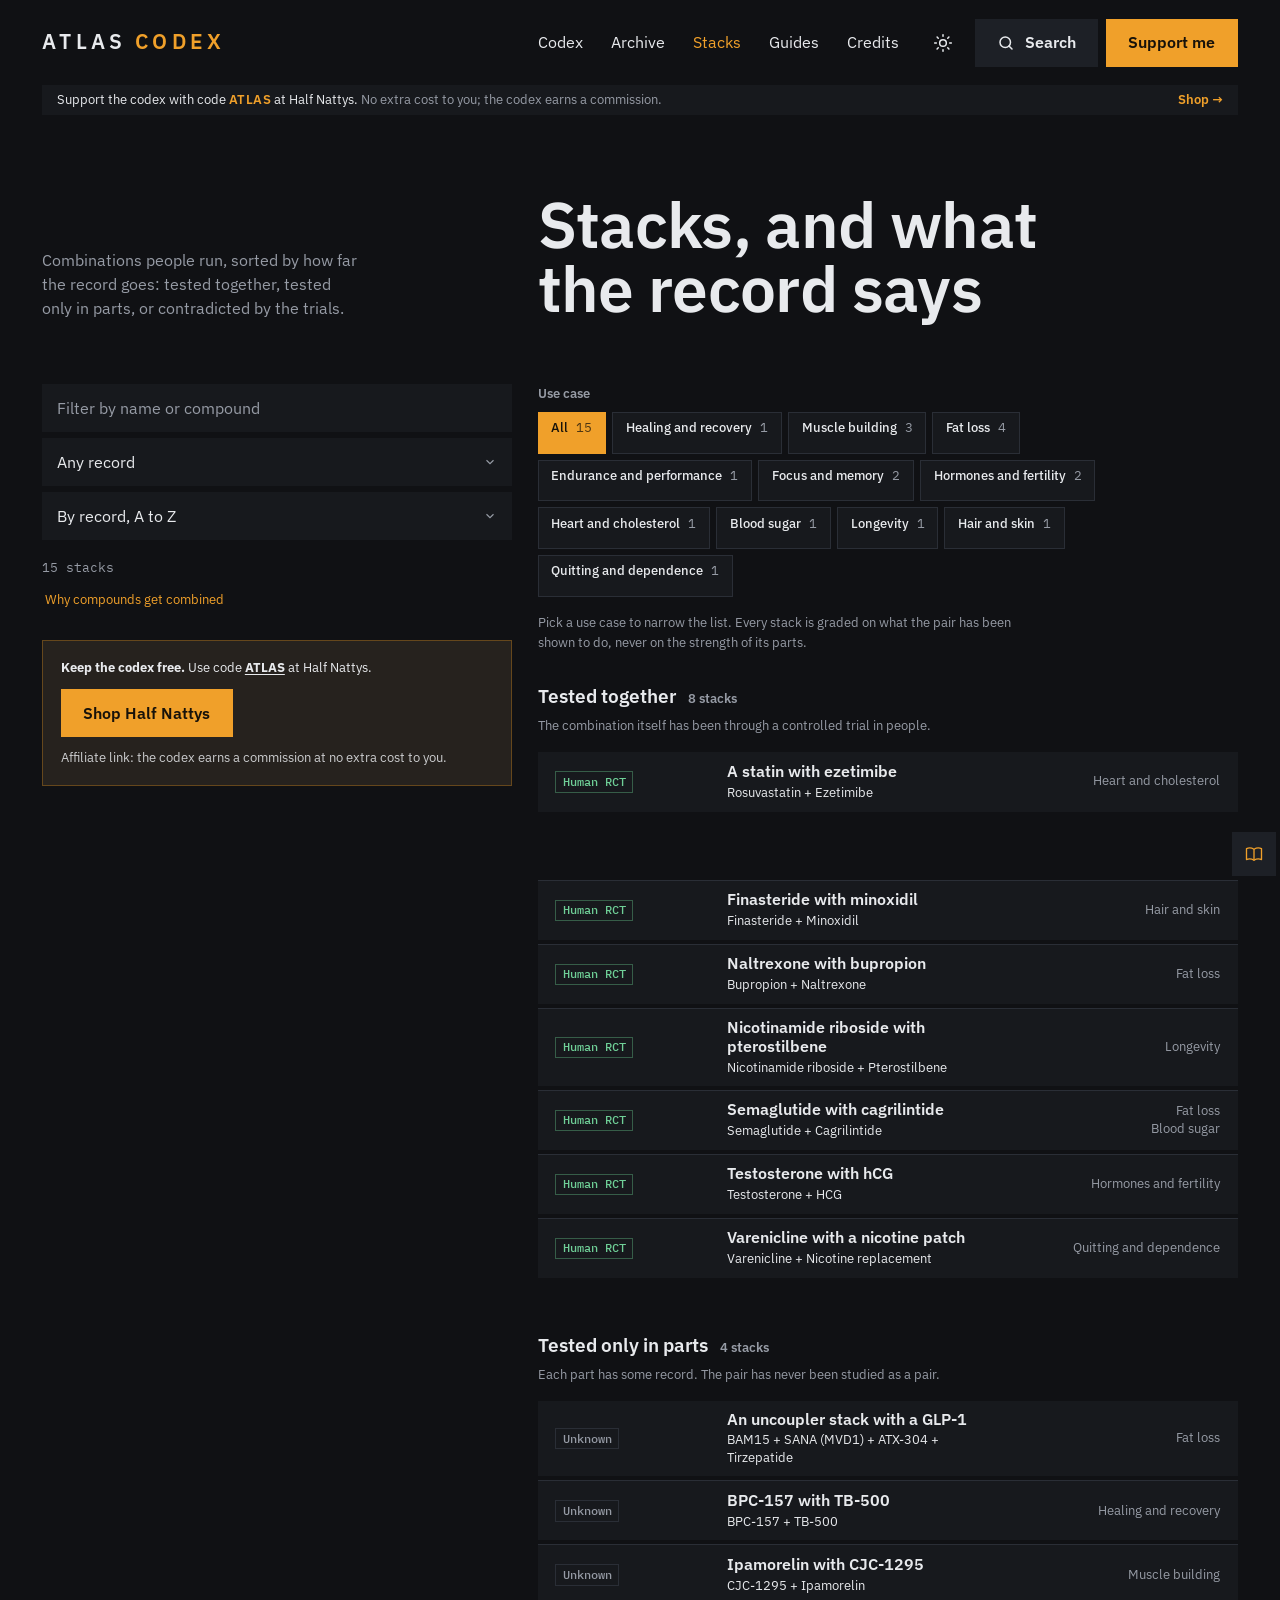
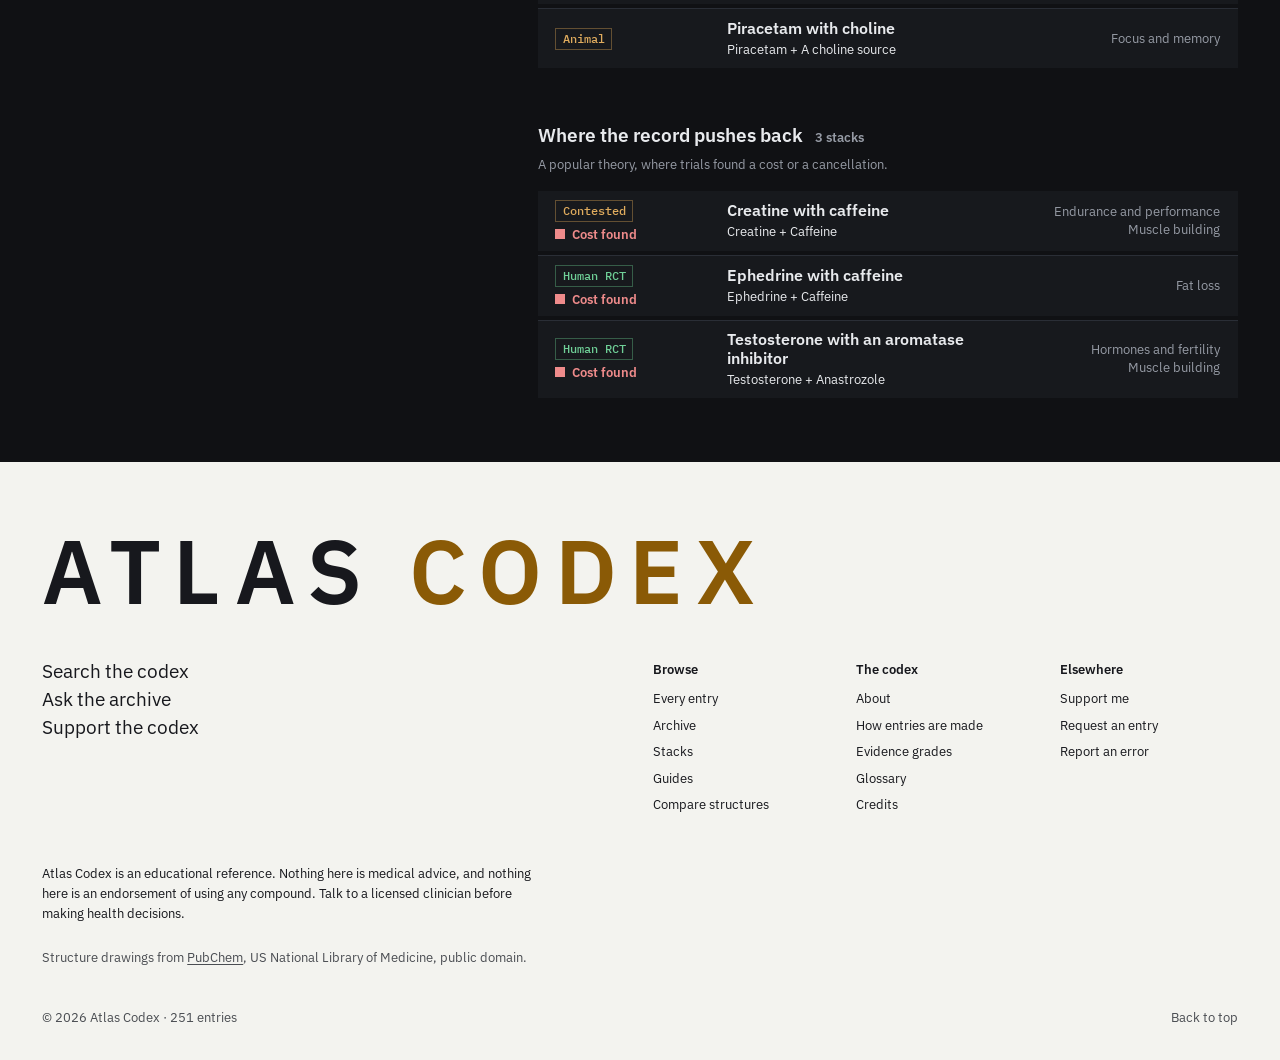
<file: stacks.html>
<!doctype html>
<html lang="en" data-theme="dark">
<head>
  <meta charset="utf-8">
  <meta name="viewport" content="width=device-width, initial-scale=1">
  <title>Stacks · Atlas Codex</title>
  <meta name="description" content="Combinations of compounds, sorted by how far the record goes: tested together, tested only in parts, or contradicted by trials.">
  <link rel="icon" href="favicon.svg" type="image/svg+xml">
  <script>document.documentElement.classList.add('js')</script>
  <link rel="preconnect" href="https://fonts.googleapis.com">
  <link rel="preconnect" href="https://fonts.gstatic.com" crossorigin>
  <link href="https://fonts.googleapis.com/css2?family=IBM+Plex+Mono:wght@400;500&family=IBM+Plex+Sans:wght@400;500;600;700&display=swap" rel="stylesheet">
  <link rel="stylesheet" href="css/style.css">
  <script src="js/load.js"></script>
</head>
<body data-page="stacks">
  <header id="site-header"></header>
  <main>
    <header class="wrap spread page-title">
      <div class="side"><p data-rise style="--i:0">Combinations people run, sorted by how far the record goes: tested together, tested only in parts, or contradicted by the trials.</p></div>
      <div class="main"><h1 class="lines"><span class="line"><span data-line style="--i:0">Stacks, and what</span></span><span class="line"><span data-line style="--i:1">the record says</span></span></h1></div>
    </header>
    <div class="wrap spread" style="padding-bottom:var(--section)">
      <div class="side"><div class="filters" id="stack-filters" data-rise style="--i:1"></div></div>
      <div class="main">
        <div class="frow" data-rise style="--i:2"><h2 class="frow-label" id="use-label">Use case</h2><div class="cat-row" id="use-tabs" role="group" aria-labelledby="use-label"></div></div>
        <div class="use-line" id="use-line" aria-live="polite" data-rise style="--i:3"></div>
        <div id="stack-list"></div>
      </div>
    </div>
  </main>
  <footer id="site-footer"></footer>
</body>
</html>
</file>
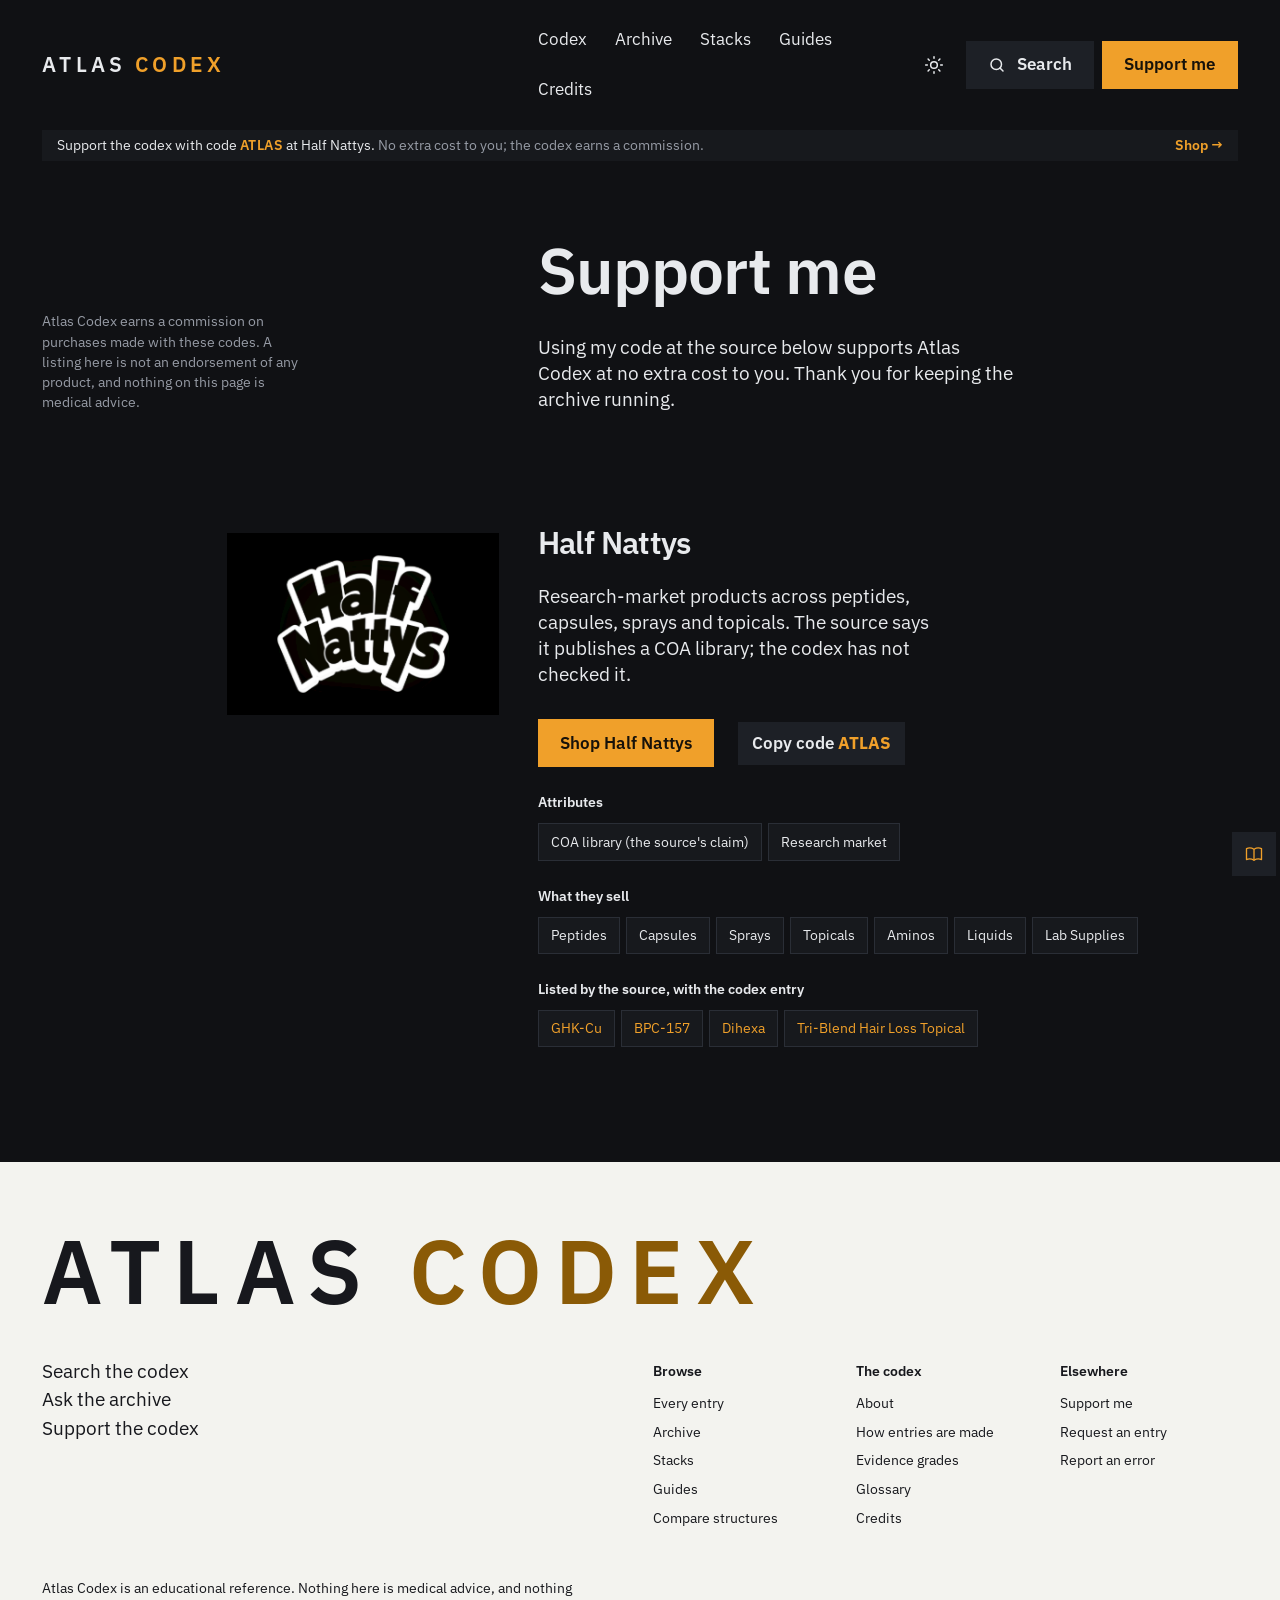
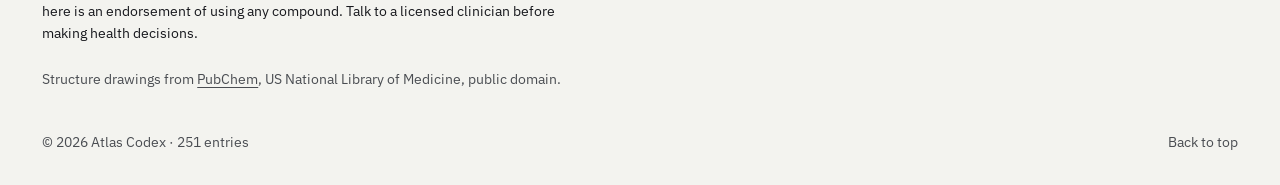
<file: support.html>
<!doctype html>
<html lang="en" data-theme="dark">
<head>
  <meta charset="utf-8">
  <meta name="viewport" content="width=device-width, initial-scale=1">
  <title>Support me · Atlas Codex</title>
  <meta name="description" content="Atlas Codex: every compound worth knowing, cited and graded by its evidence.">
  <link rel="icon" href="favicon.svg" type="image/svg+xml">
  <script>document.documentElement.classList.add('js')</script>
  <link rel="preconnect" href="https://fonts.googleapis.com">
  <link rel="preconnect" href="https://fonts.gstatic.com" crossorigin>
  <link href="https://fonts.googleapis.com/css2?family=IBM+Plex+Mono:wght@400;500&family=IBM+Plex+Sans:wght@400;500;600;700&display=swap" rel="stylesheet">
  <link rel="stylesheet" href="css/style.css">
  <script src="js/load.js"></script>
</head>
<body data-page="support">
  <header id="site-header"></header>
  <main>
    <header class="wrap spread page-title">
      <div class="side"><p class="small" id="support-disclosure" data-rise style="--i:2"></p></div>
      <div class="main">
        <h1 class="lines"><span class="line"><span data-line style="--i:0" id="support-title"></span></span></h1>
        <p class="lead" id="support-intro" data-rise style="--i:1;margin-top:2rem;max-width:44ch"></p>
      </div>
    </header>
    <div id="sources" style="padding-bottom:var(--section)"></div>
  </main>
  <footer id="site-footer"></footer>
</body>
</html>
</file>
<file: css/style.css>
/* Atlas Codex: "The printed annual", set in the house faces.
   A two-colour print job on screen: ink ground, parchment ink, antique gold for the one action.
   Everything hangs from one vertical line at 42% of the viewport: headings start on it, text hangs
   from it, and the zone to its left carries side notes, figures and filters. Surfaces are separated
   by steps of tone, never by lines; whole sections change field colour like a printed spread.
   Colours come from the brand mark (ink #17181d, parchment #eee8d2, gold #b8874f). */

:root, :root[data-theme="dark"] {
  --bg: #101114;
  --surface: #17191d;
  --surface-2: #1d2026;
  --ink: #e8eaed;
  --muted: #969ba5;
  --accent: #f0a02a;
  --accent-ink: #17120a;
  --accent-hover: #f7b14b;

  /* The one light material: the ground a structure drawing is multiplied onto. It stays light in
     both themes, because the PubChem line art is black on transparent and vanishes on a dark field. */
  --paper: #f3f3ef;
  --paper-2: #e7e7e1;
  --paper-ink: #17181d;
  --paper-muted: #4a4d52;

  /* The accent as a field: the surfaces that ask for something, and nothing else. */
  --gilt: #f0a02a;
  --gilt-ink: #17120a;
  --paper-gilt: #8a5a06;

  /* evidence and risk: meaning only, never decoration */
  --good: #6fcf97;
  --obs: #67b9c4;
  --weak: #e0ac5e;
  --bad: #ef8b8b;
  /* Grades read as outlined words here, so the fill is dropped at the source and the hue moves to
     the border. Rules that still mix --tint resolve to transparent. */
  --tint: 0%;

  --rule: #2a2e36;
  --table-line: #2a2e36;
  /* The laid-paper tooth belonged to the annual. An instrument face has none. */
  --hatch: transparent;
  --chain: transparent;
  color-scheme: dark;
}
:root[data-theme="light"] {
  --bg: #f6f6f4;
  --surface: #fdfdfc;
  --surface-2: #eeeeeb;
  --ink: #16181c;
  --muted: #585d66;
  --accent: #9c5c00;
  --accent-ink: #fffdf8;
  --accent-hover: #7e4a00;
  --paper: #f3f3ef;
  --paper-2: #e7e7e1;
  --paper-ink: #17181d;
  --paper-muted: #4a4d52;
  --gilt: #9c5c00;
  --gilt-ink: #fffdf8;
  --paper-gilt: #8a5a06;
  --good: #1f6b43;
  --obs: #1b5c66;
  --weak: #7a4e07;
  --bad: #9c2d2d;
  --tint: 0%;
  --rule: #dcdcd6;
  --table-line: #dcdcd6;
  --hatch: transparent;
  --chain: transparent;
  color-scheme: light;
}

:root {
  --risk-1: var(--good);
  --risk-2: color-mix(in oklch, var(--good) 50%, var(--weak));
  --risk-3: var(--weak);
  --risk-4: color-mix(in oklch, var(--weak) 50%, var(--bad));
  --risk-5: var(--bad);
  --font-display: "IBM Plex Sans", system-ui, -apple-system, sans-serif;
  --font-text: "IBM Plex Sans", system-ui, -apple-system, sans-serif;
  /* Measurement, and the labels that name a reading. Never a costume for prose. */
  --font-mono: "IBM Plex Mono", ui-monospace, "SF Mono", Menlo, monospace;

  --step-micro: 0.75rem;
  --step-small: 0.8125rem;
  --step-body: 0.96875rem;
  --step-reading: 1.0625rem;
  --step-figure: 1.1875rem;
  --step-lead: clamp(1.0625rem, 1rem + 0.25vw, 1.1875rem);
  --step-head: clamp(1.5rem, 1.2rem + 0.9vw, 2rem);
  --step-display: clamp(2.25rem, 1.5rem + 3.2vw, 4rem);

  --margin: clamp(1.25rem, 3.3vw, 3rem);
  --gutter: clamp(1rem, 2vw, 2rem);
  --section: clamp(3rem, 5vw, 5rem);
  --axis: calc(42vw - var(--margin));
  --radius: 0px;

  --ease-out: cubic-bezier(0.22, 1, 0.36, 1);
  --ease-in-out: cubic-bezier(0.76, 0, 0.24, 1);
  --ease-soft: cubic-bezier(0.33, 1, 0.68, 1);
  --t-press: 140ms;
  --t-hover: 180ms;
}

/* ---------- reset ---------- */
*, *::before, *::after { box-sizing: border-box; }
html { -webkit-text-size-adjust: 100%; text-size-adjust: 100%; scrollbar-color: var(--surface-2) var(--bg); }
body {
  margin: 0; background: var(--bg); color: var(--ink);
  font-family: var(--font-text); font-size: var(--step-body); line-height: 1.55;
  font-kerning: normal; -webkit-font-smoothing: antialiased; text-rendering: optimizeLegibility;
  overflow-x: hidden;
}
h1, h2, h3, h4, p, figure, blockquote, ul, ol, dl, dd { margin: 0; }
ul[class], ol[class] { padding: 0; list-style: none; }
img, video, svg { display: block; max-width: 100%; }
button, input, select, textarea { font: inherit; color: inherit; }
button { background: none; border: 0; padding: 0; cursor: pointer; }
a { color: inherit; }
:target { scroll-margin-top: 6rem; }
::selection { background: var(--accent); color: var(--accent-ink); }
:focus-visible { outline: 2px solid var(--accent); outline-offset: 3px; }
input, textarea { caret-color: var(--accent); }
[hidden] { display: none !important; }
.sr-only { position: absolute; width: 1px; height: 1px; overflow: hidden; clip-path: inset(50%); white-space: nowrap; }

/* ---------- type ---------- */
h1, h2, h3 { font-family: var(--font-display); font-weight: 600; text-wrap: balance; hyphens: none; }
.display { font-size: var(--step-display); line-height: 1; letter-spacing: -0.01em; }
.head { font-size: var(--step-head); line-height: 1.05; letter-spacing: -0.005em; }
.lead { font-size: var(--step-lead); line-height: 1.38; }
.small { font-size: var(--step-small); line-height: 1.45; }
.muted { color: var(--muted); }
.nums { font-variant-numeric: tabular-nums lining-nums; }
p { max-width: 64ch; text-wrap: pretty; }
p + p { margin-top: 0.85em; }
.only-wide { display: none; }
@media (min-width: 48em) { .only-wide { display: inline; } }

/* ---------- the axis ---------- */
.wrap { padding-inline: var(--margin); }
.spread { display: grid; grid-template-columns: var(--axis) minmax(0, 1fr); }
.spread > .side { padding-right: var(--gutter); }
.spread > .main { min-width: 0; }
.on-axis { padding-left: var(--axis); }
@media (max-width: 56rem) {
  :root { --axis: 0px; }
  .spread { grid-template-columns: minmax(0, 1fr); }
  .spread > .side { padding-right: 0; }
}

/* ---------- controls ---------- */
.button {
  display: inline-flex; align-items: center; justify-content: center; gap: .6em;
  min-height: 3rem; padding: 0 1.4rem; border-radius: var(--radius);
  background: var(--accent); color: var(--accent-ink); text-decoration: none; white-space: nowrap;
  font-size: var(--step-body); font-weight: 600;
  transition: transform var(--t-press) var(--ease-out), background-color var(--t-hover) ease;
}
.button:active { transform: scale(0.97); }
.button.quiet { background: var(--surface-2); color: var(--ink); }
.link {
  color: inherit; text-decoration: underline; text-decoration-color: transparent;
  text-underline-offset: 0.22em; text-decoration-thickness: 0.07em;
  transition: text-decoration-color var(--t-hover) ease, color var(--t-hover) ease;
}
.link-plain { text-decoration: underline; text-underline-offset: 0.2em; text-decoration-thickness: 0.07em; }
.go { color: var(--accent); }
@media (hover: hover) and (pointer: fine) {
  /* Only the buttons that are actually the accent take the accent's hover. .button.quiet carries
     light text, and the lighter hover amber under it would read at about 2:1. */
  .button:not(.quiet):hover { background: var(--accent-hover); }
  .button.quiet:hover { background: var(--surface); }
  .link:hover { text-decoration-color: currentColor; }
}
.field {
  width: 100%; min-height: 3rem; padding: 0.7rem 0.9rem; border: 0; border-radius: var(--radius);
  background: var(--surface); font-size: max(1rem, var(--step-body));
}
.field::placeholder { color: var(--muted); opacity: 1; }
.select { position: relative; display: block; }
.select select.field { appearance: none; padding-right: 2.6rem; cursor: pointer; }
.select svg { position: absolute; right: .95rem; top: 50%; transform: translateY(-50%); pointer-events: none; color: var(--muted); }
.icon-btn { display: inline-grid; place-items: center; width: 3rem; height: 3rem; color: var(--ink); transition: background-color var(--t-hover) ease, transform var(--t-press) var(--ease-out); }
.icon-btn:active { transform: scale(0.94); }
@media (hover: hover) and (pointer: fine) { .icon-btn:hover { background: var(--surface); } }

/* ---------- header: wordmark, links on the axis, one action ---------- */
.top { display: grid; grid-template-columns: var(--axis) minmax(0, 1fr) auto; align-items: center; padding: 1.1rem var(--margin); position: relative; z-index: 20; }
.wordmark { font-family: var(--font-display); font-weight: 600; font-size: 1.3rem; letter-spacing: .2em; text-transform: uppercase; text-decoration: none; white-space: nowrap; }
.wordmark span { color: var(--accent); }
.top-nav { display: flex; flex-wrap: wrap; gap: .4rem 1.75rem; }
.top-nav a { text-decoration: none; padding: .35rem 0; }
.top-nav a[aria-current="page"] { color: var(--accent); }
.top-tools { display: flex; align-items: center; gap: .5rem; }
.menu-btn { display: none; min-height: 3rem; padding: 0 .75rem; font-weight: 600; }
@media (max-width: 56rem) {
  .top { grid-template-columns: 1fr auto; padding: 1rem var(--margin); }
  .top-nav { display: none; grid-column: 1 / -1; flex-direction: column; gap: 0; padding: 1rem 0 .5rem; }
  .top-nav a { font-family: var(--font-display); font-weight: 600; font-size: var(--step-lead); line-height: 1.2; padding: .3rem 0; }
  .top.open .top-nav { display: flex; }
  .menu-btn { display: inline-flex; align-items: center; }
  .top-tools { grid-column: 2; grid-row: 1; }
  .top-tools .button { padding: 0 1rem; }
}
@media (max-width: 40rem) {
  .top-tools { gap: .25rem; }
  .top-tools .button span.wide { display: none; }
  .top-tools .button { padding: 0 .8rem; }
  .top-tools #search-open { width: 3rem; padding: 0; }
  .top-tools #theme-toggle { display: none; }
  .menu-btn { padding: 0 .5rem; }
  .wordmark { font-size: var(--step-small); letter-spacing: .12em; }
}
/* The narrowest phones: the gold button keeps its place by shortening to "Support" and the bar tightens around it. */
@media (max-width: 25rem) {
  .top { padding-inline: 1rem; }
  .top-tools { gap: 3px; }
  .top-tools .button { padding: 0 .7rem; }
  .top-tools .button .me { display: none; }
  .top-tools #search-open { width: 2.75rem; }
  .menu-btn { padding: 0 .35rem; }
  .wordmark { letter-spacing: .06em; }
}
@media (max-width: 22rem) { .wordmark { font-size: .9rem; letter-spacing: .04em; } }
.nav-theme { display: none; text-align: left; }
@media (max-width: 40rem) { .top.open .nav-theme { display: block; font-family: var(--font-display); font-weight: 600; font-size: var(--step-lead); padding: .3rem 0; } }

/* ---------- support notice: one slim line under the header ---------- */
.notice { display: flex; align-items: center; justify-content: space-between; gap: 1rem; margin: 0 var(--margin); padding: .4rem .9rem; background: var(--surface); font-size: var(--step-small); line-height: 1.35; }
.notice b { color: var(--accent); font-weight: 600; letter-spacing: .04em; }
.notice .go { font-weight: 600; white-space: nowrap; }
.notice .muted { color: var(--muted); }
.notice .short { display: none; }
@media (max-width: 40rem) { .notice .long { display: none; } .notice .short { display: inline; } }

/* ---------- headings that rise from their baselines ---------- */
.lines .line { display: block; overflow: hidden; padding-bottom: 0.1em; margin-bottom: -0.1em; }
.lines [data-line] { display: block; }

/* ---------- home: hero, one text column on the axis with the compass beside it ---------- */
.hero { padding-top: clamp(2.5rem, 5vw, 4rem); padding-bottom: clamp(2.5rem, 4.5vw, 3.75rem); align-items: center; }
.hero .side { display: flex; justify-content: flex-end; padding-right: clamp(2rem, 5vw, 5rem); }
.rose { width: clamp(8rem, 12vw, 11rem); height: auto; color: var(--accent); opacity: .8; }
.hero .lede { margin-top: 1.25rem; max-width: 44ch; font-size: var(--step-body); color: var(--muted); }
.hero-actions { display: flex; flex-wrap: wrap; align-items: center; gap: 1rem 1.75rem; margin-top: 1.75rem; }
@media (max-width: 56rem) {
  .hero .side { display: none; }
  .hero .display { font-size: 10.6vw; }
}

/* ---------- home: the live figure, as one compact ledger line ---------- */
.ledger { background: var(--surface); }
.ledger .spread { align-items: center; padding-block: clamp(1.75rem, 3vw, 2.5rem); }
.ledger-num { display: flex; justify-content: flex-end; align-items: flex-start; padding-right: clamp(2rem, 5vw, 5rem); font-family: var(--font-display); font-weight: 600; font-size: clamp(4rem, 2rem + 4.5vw, 6.5rem); line-height: .85; letter-spacing: -0.02em; color: var(--accent); font-variant-numeric: lining-nums; }
.ledger-num sup { font-size: .38em; line-height: 1; margin-left: .05em; }
.ledger h2 { font-size: var(--step-lead); line-height: 1.2; }
.ledger-cap { margin-top: .35rem; max-width: 56ch; }
.ledger-pick { display: flex; flex-wrap: wrap; align-items: center; gap: .5rem .75rem; margin-top: 1rem; color: var(--muted); font-size: var(--step-small); }
.ledger-pick .select { display: inline-block; }
.ledger-pick select.field { width: auto; min-height: 2.5rem; padding-block: .3rem; background: var(--surface-2); font-size: var(--step-small); }
@media (max-width: 56rem) {
  .ledger .spread { grid-template-columns: auto minmax(0, 1fr); column-gap: 1.25rem; align-items: start; }
  .ledger-num { justify-content: flex-start; padding-right: 0; font-size: 3.75rem; }
}

/* ---------- banded list (home browse + codex + archive) ---------- */
.section { padding-block: calc(var(--section) / 2); }
.list-head { display: flex; flex-wrap: wrap; justify-content: space-between; align-items: end; gap: 1.5rem; margin-bottom: 2.25rem; }
.list-head h2 .soft { color: var(--muted); display: block; }
.browse { display: grid; grid-template-columns: 12rem minmax(0, 1fr); gap: 2rem; align-items: start; }
.tabs { display: flex; flex-direction: column; gap: 6px; position: sticky; top: 1rem; }
.tab {
  display: flex; justify-content: space-between; align-items: baseline; gap: .5rem; width: 100%;
  min-height: 2.75rem; padding: .45rem .8rem; text-align: left; background: var(--surface);
  font-size: var(--step-small); line-height: 1.25;
  transition: background-color var(--t-hover) ease, transform var(--t-press) var(--ease-out);
}
.tab { border: 1px solid var(--rule); }
.tab b { font-weight: 500; font-size: var(--step-small); }
.tab .n { color: var(--muted); font-family: var(--font-mono); font-variant-numeric: tabular-nums; }
.tab:active { transform: scale(0.98); }
.tab[aria-selected="true"], .tab[aria-pressed="true"] { background: var(--accent); color: var(--accent-ink); border-color: var(--accent); }
.tab[aria-selected="true"] .n, .tab[aria-pressed="true"] .n { color: inherit; opacity: .75; }
@media (hover: hover) and (pointer: fine) { .tab:hover:not([aria-selected="true"]):not([aria-pressed="true"]) { background: var(--surface-2); } }

.bands { display: flex; flex-direction: column; gap: 4px; }
.band {
  display: grid; grid-template-columns: 9.5rem minmax(0, 1fr); gap: 1.25rem; align-items: center;
  min-height: 3.75rem; padding: .55rem 1.1rem; text-decoration: none; background: var(--surface);
  transition: background-color var(--t-hover) ease;
}
.band + .band { border-top: 1px solid var(--rule); }
.band-name { display: block; font-weight: 600; font-size: var(--step-body); line-height: 1.25; }
.band-note { display: block; color: var(--ink); font-size: var(--step-small); line-height: 1.4; margin-top: .15rem; }
.band-thumb { width: 3.25rem; height: 3.25rem; background: var(--paper); overflow: hidden; }
.band-thumb img { width: 100%; height: 100%; object-fit: contain; mix-blend-mode: multiply; filter: brightness(1.045); }
.band-thumb.empty { background: transparent; }
@media (hover: hover) and (pointer: fine) {
  .band:hover { background: color-mix(in srgb, var(--accent) 16%, var(--surface)); }
  .band:hover .band-name { color: var(--ink); }
}
@media (max-width: 56rem) {
  .browse { grid-template-columns: minmax(0, 1fr); gap: 1.25rem; }
  .tabs { flex-direction: row; flex-wrap: wrap; position: static; }
  .tab { flex: 0 0 auto; width: auto; min-height: 2.75rem; }
  .band { grid-template-columns: minmax(0, 1fr); padding: 1rem; gap: .5rem; min-height: 0; }
  .band .st { grid-row: 2; justify-self: start; }
  .band-text { grid-row: 1; }
  .band-thumb { display: none; }
}

/* ---------- evidence grades and status, set as words on a tint ---------- */
.ev, .st {
  display: inline-block; vertical-align: .08em; padding: .05rem .4rem; border-radius: var(--radius);
  font-family: var(--font-mono); font-size: var(--step-micro); font-weight: 500; line-height: 1.5; white-space: nowrap;
  color: var(--muted); background: transparent; border: 1px solid var(--rule);
}
.t-good { border-color: color-mix(in srgb, var(--good) 40%, var(--bg)); }
.t-obs { border-color: color-mix(in srgb, var(--obs) 40%, var(--bg)); }
.t-weak { border-color: color-mix(in srgb, var(--weak) 40%, var(--bg)); }
.t-bad { border-color: color-mix(in srgb, var(--bad) 40%, var(--bg)); }
.st, .band .ev { justify-self: start; }
.t-good { color: var(--good); background: color-mix(in srgb, var(--good) var(--tint), transparent); }
.t-obs { color: var(--obs); background: color-mix(in srgb, var(--obs) var(--tint), transparent); }
.t-weak { color: var(--weak); background: color-mix(in srgb, var(--weak) var(--tint), transparent); }
.t-bad { color: var(--bad); background: color-mix(in srgb, var(--bad) var(--tint), transparent); }
.t-solid-bad { color: var(--bg); background: var(--bad); border-color: var(--bad); }
.t-plain { color: var(--muted); background: transparent; border-color: var(--rule); }

/* ---------- home: the range of the record, as one table ---------- */
.range { width: 100%; border-collapse: collapse; table-layout: fixed; }
.range thead th:nth-child(1) { width: 25%; }
.range thead th:nth-child(2) { width: 15%; }
.range thead th:nth-child(3) { width: 9%; }
.range thead th:nth-child(4) { width: 15%; }
.range caption { text-align: left; }
.range th, .range td { text-align: left; vertical-align: top; padding: 1rem 1.25rem 1rem 0; border-bottom: 1px solid var(--table-line); }
.range thead th { font-family: var(--font-text); font-weight: 600; font-size: var(--step-small); color: var(--muted); padding-top: 0; }
.range tbody th { font-family: var(--font-display); font-weight: 600; font-size: var(--step-lead); line-height: 1.1; }
.range tbody th a { text-decoration: none; }
.range tbody th small { display: block; margin-top: .35rem; font-family: var(--font-text); font-weight: 400; font-size: var(--step-small); }
.range td[data-label="Status"], .range td[data-label="Human trials"] { white-space: nowrap; }

.range tr:last-child th, .range tr:last-child td { border-bottom: 0; }
@media (max-width: 56rem) {
  .range { table-layout: auto; }
  .range thead { display: none; }
  .range tr { display: grid; grid-template-columns: 1fr 1fr; gap: .4rem 1rem; padding: 1.25rem 0; border-bottom: 1px solid var(--table-line); }
  .range th, .range td { border: 0; padding: 0; }
  .range tbody th, .range td.sum { grid-column: 1 / -1; }
  .range td, .range td.sum { white-space: normal; width: auto; min-width: 0; max-width: none; }
  .range td[data-label]::before { content: attr(data-label); display: block; color: var(--muted); font-size: var(--step-small); }
}

/* ---------- home: a paragraph with a square picture for its drop cap ---------- */
.about-block { padding-block: clamp(3.5rem, 6vw, 5.5rem); display: grid; grid-template-columns: repeat(12, minmax(0, 1fr)); column-gap: var(--gutter); }
.about-facts { grid-column: 1 / 3; display: flex; flex-direction: column; gap: 1.25rem; font-size: var(--step-small); padding-top: .35rem; }
.about-facts b { display: block; font-weight: 600; font-size: var(--step-small); }
.about-copy { grid-column: 3 / 13; }
.about-copy p { max-width: 46ch; font-size: var(--step-body); }
.about-copy p.statement { max-width: 34ch; font-family: var(--font-display); font-size: var(--step-lead); line-height: 1.3; color: var(--muted); }
.about-copy p.statement + p { margin-top: 1.5rem; }
.about-copy p strong { color: var(--ink); font-weight: 400; }
.about-copy::after { content: ""; display: block; clear: both; }
.about-copy p a { color: var(--ink); }
.about-copy p.statement::first-letter { font: inherit; color: inherit; }
@media (max-width: 56rem) {
  .about-block { grid-template-columns: minmax(0, 1fr); }
  .about-copy, .about-facts { grid-column: 1; }
  .about-facts { order: 2; flex-direction: row; flex-wrap: wrap; gap: 6px; margin-top: 2rem; padding: 0; }
  .about-facts > div { background: var(--surface); padding: .7rem .9rem; flex: 1 1 8rem; }
}

/* ---------- home: three pictures, then a field ---------- */
.gilt-band { background: var(--surface); color: var(--ink); border-block: 1px solid var(--rule); padding: clamp(3rem, 5vw, 4.5rem) var(--margin); display: grid; grid-template-columns: repeat(12, minmax(0, 1fr)); column-gap: var(--gutter); position: relative; }
.gilt-copy { grid-column: 1 / 8; }
.gilt-copy .statement { font-family: var(--font-display); font-size: var(--step-lead); line-height: 1.32; max-width: 26ch; }
.gilt-copy .statement a { text-decoration: underline; text-decoration-thickness: 4px; text-underline-offset: 6px; transition: text-decoration-color var(--t-hover) ease; }
.gilt-copy .small-lines { margin-top: 2rem; font-size: var(--step-small); }
.gilt-copy .small-lines a { text-underline-offset: .2em; }
@media (hover: hover) and (pointer: fine) { .gilt-copy .statement a:hover { text-decoration-color: var(--accent); } }
.gilt-copy .statement.big { font-size: var(--step-head); line-height: 1.05; font-weight: 600; max-width: 18ch; }
.gilt-actions { display: flex; flex-wrap: wrap; align-items: center; gap: .75rem 1rem; margin-top: 1.75rem; }
.button.ink { background: var(--accent); color: var(--accent-ink); }
.code-btn.on-gilt { background: var(--surface-2); border: 1px solid var(--rule); color: var(--ink); }
.code-btn.on-gilt b { color: var(--accent); text-decoration: underline; text-underline-offset: .18em; }
.gilt-copy .fine { margin-top: 1.25rem; font-size: var(--step-small); max-width: 60ch; }
.gilt-copy .fine a { text-underline-offset: .18em; }
.gilt-logo { grid-column: 9 / 13; align-self: center; justify-self: end; width: min(16rem, 100%); aspect-ratio: 3 / 2; background: var(--surface-2); border: 1px solid var(--rule); display: block; overflow: hidden; transition: transform var(--t-press) var(--ease-out); }
.gilt-logo img { width: 100%; height: 100%; object-fit: contain; }
.gilt-logo:active { transform: scale(.98); }
@media (hover: hover) and (pointer: fine) { .button.ink:hover { background: var(--accent-hover); } }
@media (max-width: 56rem) {
  .strip { grid-template-columns: 1fr 1fr; }
  .strip figure:first-child { grid-column: 1 / -1; height: auto; aspect-ratio: 4 / 3; }
  .strip figure { height: auto; aspect-ratio: 1; min-height: 0; }
  .gilt-band { grid-template-columns: minmax(0, 1fr); }
  .gilt-copy { grid-column: 1; }
  .gilt-logo { grid-column: 1; grid-row: 1; justify-self: start; width: 10rem; margin-bottom: 1.75rem; }
}

/* ---------- footer: the name first ---------- */
.foot { background: var(--paper); color: var(--paper-ink); padding: clamp(2.5rem, 5vw, 4rem) var(--margin) 2rem; overflow: hidden; }
.foot .muted { color: var(--paper-muted); }
.foot-name { font-family: var(--font-display); font-weight: 600; font-size: clamp(2.25rem, 7vw, 6.5rem); line-height: 1; letter-spacing: .14em; text-transform: uppercase; white-space: nowrap; }
.foot-name span { color: var(--paper-gilt); }
.foot-row { display: grid; grid-template-columns: repeat(12, minmax(0, 1fr)); column-gap: var(--gutter); margin-top: 2.75rem; }
.foot-places { grid-column: 1 / 6; display: flex; flex-direction: column; gap: .35rem; }
.foot-places a, .foot-places button { font-family: var(--font-display); font-size: var(--step-lead); line-height: 1.2; text-align: left; color: var(--paper-ink); }
.foot-cols { grid-column: 7 / 13; display: grid; grid-template-columns: repeat(3, minmax(0, 1fr)); gap: var(--gutter); font-size: var(--step-small); }
.foot-cols h2 { font-family: var(--font-text); font-weight: 600; font-size: var(--step-small); margin-bottom: .6rem; }
.foot-cols ul { display: flex; flex-direction: column; gap: .4rem; }
.foot-disclaimer { margin-top: 3rem; max-width: 62ch; font-size: var(--step-small); }
.foot-credits { margin-top: 1.5rem; font-size: var(--step-small); max-width: 75ch; }
.foot-credits a { text-underline-offset: .18em; }
.foot-legal { display: flex; justify-content: space-between; gap: 1rem; flex-wrap: wrap; margin-top: 2.5rem; font-size: var(--step-small); }
@media (max-width: 56rem) {
  .foot-row { grid-template-columns: minmax(0, 1fr); gap: 3rem; }
  .foot-places, .foot-cols { grid-column: 1; }
  .foot-cols { grid-template-columns: 1fr 1fr; }
}

/* ---------- inner pages: title on the axis ---------- */
.page-title { padding-top: clamp(2rem, 6vw, 5rem); padding-bottom: clamp(2.5rem, 5vw, 4rem); align-items: end; }
.page-title .side p { color: var(--muted); max-width: 32ch; }
.page-title h1 { font-size: var(--step-display); line-height: 1; letter-spacing: -0.01em; }
@media (max-width: 56rem) {
  .page-title .side { order: 2; margin-top: 1rem; }
  .page-title h1 { font-size: clamp(2.5rem, 11vw, 4rem); }
}

/* codex and archive */
.filters { display: flex; flex-direction: column; gap: 6px; position: sticky; top: 1rem; }
.filters .count { margin-top: .75rem; color: var(--muted); font-size: var(--step-small); font-family: var(--font-mono); font-variant-numeric: tabular-nums; }
.cat-row { display: flex; flex-wrap: wrap; gap: 6px; margin-bottom: 2rem; }
.cat-row .tab { width: auto; min-height: 2.6rem; }
.empty-state { padding: 3rem 0; color: var(--muted); }
.field-block + .field-block { margin-top: 3.5rem; }
.month-h { font-size: var(--step-lead); line-height: 1.2; margin-bottom: 1rem; display: flex; align-items: baseline; gap: .75rem; flex-wrap: wrap; }
.month-h span { color: var(--muted); font-family: var(--font-text); font-size: var(--step-small); }
/* The archive is an index: a row of letters to jump by, then one section per letter under a large display initial. */
.az { display: flex; flex-wrap: wrap; gap: 4px; margin-bottom: 3rem; }
.az a, .az span { display: grid; place-items: center; min-width: 2.5rem; height: 2.5rem; font-family: var(--font-display); font-size: var(--step-lead); font-weight: 600; line-height: 1; }
.az a { background: var(--surface); text-decoration: none; transition: background-color var(--t-hover) ease, color var(--t-hover) ease; }
.az span { color: color-mix(in srgb, var(--ink) 28%, transparent); }
@media (hover: hover) and (pointer: fine) { .az a:hover { background: var(--ink); color: var(--bg); } }
.letter-block { scroll-margin-top: 1.5rem; }
.letter-block + .letter-block { margin-top: 3.5rem; }
.letter-h { font-size: var(--step-head); line-height: 1; margin-bottom: 1rem; display: flex; align-items: baseline; gap: .75rem; color: var(--accent); }
.letter-h span { color: var(--muted); font-family: var(--font-text); font-size: var(--step-small); font-weight: 400; }
@media (max-width: 56rem) {
  .filters { position: static; margin-bottom: 1.5rem; }
  .az { margin-bottom: 2.25rem; }
  .az a, .az span { min-width: 2.75rem; height: 2.75rem; }
}

/* ---------- entry ---------- */
.entry-top { padding-top: clamp(1.5rem, 4vw, 3rem); }
.back { color: var(--muted); text-decoration: none; font-size: var(--step-small); }
.back:hover { color: var(--ink); }
.entry-head { padding-top: 1.5rem; padding-bottom: clamp(2rem, 4vw, 3.5rem); }
.entry-head h1 { font-size: var(--step-display); line-height: 1; letter-spacing: -0.01em; overflow-wrap: anywhere; }
.entry-side { display: flex; flex-direction: column; gap: 1.25rem; align-items: flex-start; }
/* The key strip of readings that closes an entry's head. The entry surface's own world restyles it;
   this is the plain setting in the house faces, so the markup is never raw text without that layer. */
.keys { display: grid; grid-template-columns: repeat(auto-fit, minmax(10.5rem, 1fr)); border-top: 1px solid var(--table-line); }
.key { display: flex; flex-direction: column; padding: .9rem 1rem 1rem; border-right: 1px solid var(--table-line); }
.key:last-child { border-right: 0; }
.key b { flex: 1; font-weight: 600; font-size: var(--step-lead); line-height: 1.2; font-variant-numeric: tabular-nums lining-nums; }
.key span { margin-top: .2rem; font-size: var(--step-small); color: var(--muted); line-height: 1.3; }
.plate-card { width: min(100%, 17rem); aspect-ratio: 1; background: var(--paper); padding: .375rem; overflow: hidden; }
.plate-card img { width: 100%; height: 100%; object-fit: contain; padding: 6%; mix-blend-mode: multiply; filter: brightness(1.045); }
.meta-list { display: flex; flex-direction: column; gap: .35rem; font-size: var(--step-small); color: var(--muted); }
.meta-list a { color: var(--ink); }
.entry-intro { margin-top: 2rem; display: flex; flex-direction: column; gap: 1.5rem; }
.entry-intro h2 { font-family: var(--font-text); font-weight: 600; font-size: var(--step-small); color: var(--muted); }
.entry-intro p { font-size: clamp(1.25rem, 1.12rem + 0.4vw, 1.5rem); line-height: 1.5; max-width: 54ch; }
.entry-intro > div:first-child p::first-letter { font: inherit; color: inherit; }
.entry-intro div + div p { font-size: var(--step-body); line-height: 1.55; max-width: 60ch; }
.entry-intro .first::first-letter { font: inherit; color: inherit; }
.entry-sec { padding-block: clamp(1.75rem, 3.5vw, 3rem); }
/* The section title and its note stick as one block. Sticking each at its own offset let a title that
   wrapped grow down over the note, because neither knows the other's height. align-self is load-bearing:
   a stretched grid item fills the row and leaves sticky nothing to move within. */
.entry-sec > .side { position: sticky; top: 1.25rem; align-self: start; }
.entry-sec > .side h2 { font-size: var(--step-lead); line-height: 1.15; letter-spacing: -0.01em; }
.entry-sec > .side .note { color: var(--muted); font-size: var(--step-small); margin-top: .75rem; max-width: 28ch; }
@media (max-width: 56rem) {
  .entry-side { flex-direction: row; flex-wrap: wrap; align-items: flex-start; margin-top: 1.5rem; }
  .plate-card { width: 9rem; }
  .entry-head h1 { font-size: clamp(2.5rem, 11vw, 4rem); }
  .entry-sec > .side { margin-bottom: 1.25rem; position: static; }
  .entry-head .main { order: -1; }
}
.sheet { background: var(--surface); border: 1px solid var(--rule); padding: clamp(0.875rem, 1.6vw, 1.25rem) clamp(1rem, 1.8vw, 1.5rem); }
.sheet + .sheet { margin-top: .5rem; }
.sheet p { max-width: 62ch; }
.sheet .soft, .soft { color: var(--muted); }
.refs-line { margin-top: 1rem; color: var(--muted); font-size: var(--step-small); }
.refs-line a { color: var(--ink); }

/* buy */
.buy { display: flex; flex-direction: column; gap: 6px; width: 100%; }
.buy-title { font-size: var(--step-small); color: var(--muted); }
.buy-title b { color: var(--ink); font-weight: 600; }
.buy-btn { display: flex; align-items: center; gap: .75rem; padding: .55rem .8rem .55rem .55rem; background: var(--surface-2); text-decoration: none; font-weight: 600; transition: background-color var(--t-hover) ease, transform var(--t-press) var(--ease-out); }
.buy-btn:active { transform: scale(0.98); }
.buy-logo { flex: 0 0 2.25rem; height: 2.25rem; display: grid; place-items: center; overflow: hidden; background: var(--surface); font-size: .8rem; }
.buy-logo img { width: 100%; height: 100%; object-fit: contain; }
.buy-none { font-size: var(--step-small); color: var(--muted); }
.buy-mini { display: inline-block; margin-left: .35rem; padding: .05rem .45rem; font-size: var(--step-small); font-weight: 600; color: var(--accent); text-decoration: none; border: 1px solid color-mix(in srgb, var(--accent) 45%, transparent); vertical-align: middle; transition: background-color var(--t-hover) ease; }
@media (hover: hover) and (pointer: fine) { .buy-mini:hover { background: color-mix(in srgb, var(--accent) 16%, transparent); } }
.buy-support { display: flex; flex-direction: column; gap: .2rem; padding: .75rem .9rem; background: color-mix(in srgb, var(--accent) 18%, var(--surface)); text-decoration: none; transition: background-color var(--t-hover) ease, transform var(--t-press) var(--ease-out); }
.buy-support strong { font-weight: 600; }
.buy-support span { font-size: var(--step-small); color: var(--muted); }
.buy-support span b { color: var(--accent); }
.buy-support:active { transform: scale(.98); }
@media (hover: hover) and (pointer: fine) { .buy-support:hover { background: color-mix(in srgb, var(--accent) 28%, var(--surface)); } }

/* the support band that closes every entry */
.support-sheet { display: grid; grid-template-columns: minmax(0, 1fr) auto; gap: 1rem 2rem; align-items: center; background: color-mix(in srgb, var(--accent) 7%, var(--surface)); border: 1px solid color-mix(in srgb, var(--accent) 38%, var(--bg)); color: var(--ink); padding: clamp(1.25rem, 2.5vw, 2rem); }
.support-sheet h3 { font-size: var(--step-lead); line-height: 1.15; }
.support-sheet p { margin-top: .4rem; font-size: var(--step-small); }
.support-sheet .gilt-actions { margin-top: 0; justify-content: flex-end; }
@media (max-width: 40rem) { .support-sheet { grid-template-columns: minmax(0, 1fr); } .support-sheet .gilt-actions { justify-content: flex-start; } }

/* side-zone support card (codex, archive) */
.side-support { margin-top: 1.5rem; padding: 1.1rem; background: color-mix(in srgb, var(--accent) 7%, var(--surface)); border: 1px solid color-mix(in srgb, var(--accent) 38%, var(--bg)); color: var(--ink); display: flex; flex-direction: column; gap: .75rem; align-items: flex-start; }
.side-support p { font-size: var(--step-small); line-height: 1.4; }
.side-support .code { text-decoration: underline; text-underline-offset: .18em; }
.side-support .fine { font-size: var(--step-small); opacity: .85; }

/* the one affiliate row inside a banded list */
.band.aff { grid-template-columns: 9.5rem minmax(0, 1fr) auto; background: color-mix(in srgb, var(--gilt) 22%, var(--surface)); }
.band.aff .aff-tag { color: var(--gilt-ink); background: var(--gilt); }
.band.aff .aff-go { color: var(--ink); font-weight: 600; white-space: nowrap; }
@media (hover: hover) and (pointer: fine) { .band.aff:hover { background: color-mix(in srgb, var(--gilt) 34%, var(--surface)); } }
@media (max-width: 56rem) { .band.aff { grid-template-columns: minmax(0, 1fr); } .band.aff .aff-go { grid-row: 3; } }

/* search: the closing shop row */

/* the bar that rises after the first screen */
.sbar { position: fixed; left: var(--margin); right: var(--margin); bottom: 1rem; z-index: 35; display: flex; align-items: center; gap: .75rem 1.25rem; padding: .55rem .6rem .55rem 1.1rem; background: var(--gilt); color: var(--gilt-ink); transform: translateY(calc(100% + 2rem)); visibility: hidden; transition: transform 420ms var(--ease-out), visibility 0s linear 420ms; }
.sbar.show { transform: none; visibility: visible; transition: transform 420ms var(--ease-out), visibility 0s; }
.sbar p { flex: 1; min-width: 0; max-width: none; font-size: var(--step-small); line-height: 1.35; }
.sbar .fine { opacity: .8; }
.sbar .button { min-height: 2.6rem; padding: 0 1.1rem; }
.sbar-x { flex: none; align-self: stretch; display: grid; place-items: center; width: 2.75rem; margin: -.55rem -.6rem -.55rem 0; border-left: 1px solid color-mix(in srgb, var(--gilt-ink) 22%, transparent); color: var(--gilt-ink); transition: background-color var(--t-hover) ease; }
.sbar :focus-visible { outline-color: var(--gilt-ink); outline-offset: -4px; }
@media (hover: hover) and (pointer: fine) { .sbar-x:hover { background: color-mix(in srgb, var(--gilt-ink) 12%, transparent); } }
body.sbar-on .ask-fab { bottom: calc(1.5rem + 4.25rem); }
body.sbar-on .ask-panel { bottom: calc(5.75rem + 4.25rem); }
.sbar .fine .short { display: none; }
@media (max-width: 40rem) { .sbar .fine .long { display: none; } .sbar .fine .short { display: inline; } body.sbar-on .ask-fab { bottom: calc(1rem + 4.25rem); } }
@media (prefers-reduced-motion: reduce) { .sbar, .sbar.show { transition: none; } }

/* the compass mark for a true break */
.ornament { display: none; }
@media (hover: hover) and (pointer: fine) { .buy-btn:hover { background: color-mix(in srgb, var(--accent) 22%, var(--surface-2)); } }

/* profile */
.p-row { display: grid; grid-template-columns: minmax(0, 1fr) auto 3.5rem; gap: 1rem; align-items: center; padding: .85rem 0; }
.p-row + .p-row { margin-top: 0; }
/* Risk rows: one step per score, from the evidence palette's green through amber to red. */
.p-row.neg .p-label, .p-row.neg .p-score { color: var(--rk, var(--bad)); }
.p-mine { display: grid; grid-template-columns: minmax(0, 1fr) auto 3.5rem; gap: 1rem; align-items: center; padding: 0 0 .85rem; color: var(--accent); font-size: var(--step-small); }
.p-score { text-align: right; color: var(--muted); font-size: var(--step-small); }
.meter { display: inline-flex; gap: 4px; }
.meter i { width: 14px; height: 14px; background: var(--surface-2); display: block; }
.meter i.on { background: var(--ink); }
.meter.graded i.on { background: var(--rk, var(--bad)); }
.meter.mine button { border: 0; padding: 0; width: 14px; height: 14px; display: block; background: color-mix(in srgb, var(--accent) 22%, transparent); }
.meter.mine button.on { background: var(--accent); }
.editing .p-mine .meter button { cursor: pointer; width: 20px; height: 20px; }
.rate-bar { display: flex; justify-content: space-between; align-items: center; gap: 1rem; flex-wrap: wrap; margin-top: 4px; }
.rate-bar span { color: var(--muted); }

/* tables (the one place lines belong) */
.table { width: 100%; border-collapse: collapse; font-size: var(--step-small); }
.table th, .table td { text-align: left; vertical-align: top; padding: .75rem .25rem .75rem 0; border-bottom: 1px solid var(--table-line); }
.table th { width: 34%; font-weight: 600; padding-right: 1.25rem; }
.table tr:last-child th, .table tr:last-child td { border-bottom: 0; }
.table.legal th { width: 26%; }
.table.legal td p { margin: .45rem 0 0; }
.table.legal .refs-line { margin-top: .35rem; }
.table.legal .st { white-space: normal; }
@media (max-width: 40rem) {
  .table.legal tr, .table.legal th, .table.legal td { display: block; width: auto; }
  .table.legal th { padding-bottom: .35rem; border-bottom: 0; }
  .table.legal td { padding-top: 0; }
}
.sheet-head { display: flex; justify-content: space-between; align-items: center; gap: 1rem; margin-bottom: .75rem; }
.sheet-head span:first-child { font-weight: 600; }
.no-dose strong { font-weight: 600; }

/* risk */
.risks { display: flex; flex-direction: column; gap: 4px; }
.risk { display: grid; grid-template-columns: 11rem minmax(0, 1fr) auto; gap: .5rem 1.5rem; align-items: start; background: var(--surface); padding: 1.1rem 1.25rem; }
.risk + .risk { border-top: 1px solid var(--rule); }
.risk-top { display: contents; }
.risk .ev { grid-column: 2; justify-self: start; }
.risk > p { grid-column: 2; grid-row: 1; margin: 0; }
.risk .plus { grid-column: 3; grid-row: 1; }
.risk-detail { grid-column: 2 / 4; }

.risk-sys { font-weight: 600; }
.risk-sys .lv { display: block; font-weight: 400; color: var(--muted); font-size: var(--step-small); }
.risk-sys .lv::before { content: ""; display: inline-block; width: 10px; height: 10px; margin-right: .4rem; vertical-align: 0; background: var(--weak); }
.lv-low .lv::before { background: var(--good); }
.lv-high .lv::before { background: var(--bad); }
.lv-unknown .lv::before { background: var(--muted); }
.risk p { font-size: var(--step-small); }
.plus { width: 2.25rem; height: 2.25rem; flex: none; background: var(--surface-2); font-size: 1.125rem; line-height: 1; transition: background-color var(--t-hover) ease, transform var(--t-press) var(--ease-out); }
.plus:active { transform: scale(0.94); }
.risk-detail { margin-top: 1rem; color: var(--muted); font-size: var(--step-small); }
@media (max-width: 40rem) { .risk { grid-template-columns: minmax(0, 1fr) auto; } .risk-sys { grid-column: 1; grid-row: 1; } .risk > p, .risk .ev, .risk-detail { grid-column: 1 / -1; grid-row: auto; } .risk .plus { grid-column: 2; grid-row: 1; } }

/* monitoring */
.watch { margin-top: 1.25rem; }
.watch h3 { font-family: var(--font-text); font-weight: 600; font-size: var(--step-small); color: var(--weak); margin-bottom: .5rem; }
.watch ul { padding-left: 1.1rem; }
.watch li { margin-bottom: .4rem; font-size: var(--step-small); }
.watch li::marker { color: var(--weak); }

/* activity */
.act { display: grid; grid-template-columns: minmax(0, 1fr) minmax(0, 1fr); gap: 4px; }
.act-list { display: flex; flex-direction: column; gap: 4px; }
.act-item { display: block; width: 100%; text-align: left; background: var(--surface); padding: 1rem 1.15rem; transition: background-color var(--t-hover) ease; }
.act-item.sel { background: color-mix(in srgb, var(--accent) 20%, var(--surface-2)); }
.act-top { display: flex; justify-content: space-between; gap: .75rem; align-items: baseline; font-weight: 600; margin-bottom: .25rem; }
.act-sum { display: block; font-size: var(--step-small); color: var(--muted); }
.act-item.sel .act-sum { color: var(--ink); }
.act-detail { background: var(--surface-2); padding: 1.5rem; align-self: start; position: sticky; top: 1.25rem; }
.act-detail h3 { font-size: var(--step-lead); line-height: 1.15; margin-bottom: .75rem; }
.act-detail p { font-size: var(--step-small); }
@media (hover: hover) and (pointer: fine) { .act-item:hover:not(.sel) { background: color-mix(in srgb, var(--ink) 5%, var(--surface)); } }
@media (max-width: 56rem) { .act { grid-template-columns: minmax(0, 1fr); } .act-detail { position: static; } }

/* trials */
.trial h3 { font-family: var(--font-text); font-weight: 600; font-size: var(--step-body); line-height: 1.3; display: flex; flex-wrap: wrap; gap: .5rem .75rem; align-items: baseline; margin-bottom: .4rem; }
.trial-meta { color: var(--muted); font-size: var(--step-small); margin-bottom: .75rem; }
.trial > p { font-size: var(--step-small); }
.editor-note { margin-top: 1rem; padding: .85rem 1rem; background: color-mix(in srgb, var(--weak) var(--tint), transparent); color: var(--ink); font-size: var(--step-small); }
.editor-note b { color: var(--weak); font-weight: 600; }

/* references */
.refs-list { padding-left: 1.6rem; display: flex; flex-direction: column; gap: .6rem; font-size: var(--step-small); }
.refs-list li { padding-left: .25rem; color: var(--muted); overflow-wrap: anywhere; }
.refs-list li::marker { color: var(--ink); font-variant-numeric: tabular-nums; }
.refs-list li:target { background: color-mix(in srgb, var(--accent) 16%, transparent); color: var(--ink); }
.refs-list a { color: var(--ink); }
.prose p, .prose li { font-size: var(--step-body); }
.prose ul, .prose ol { padding-left: 1.2rem; }
.prose li + li { margin-top: .4rem; }
.updated { color: var(--muted); font-size: var(--step-small); }
.disclaimer { color: var(--muted); font-size: var(--step-small); max-width: 62ch; }

/* ---------- about ---------- */
.about-sec { padding-block: clamp(1.5rem, 3vw, 2.5rem); }
.about-sec h2 { font-size: var(--step-lead); line-height: 1.15; padding-right: var(--gutter); }
.about-sec p, .about-sec li { max-width: 60ch; }
.legend { display: flex; flex-direction: column; gap: 4px; }
.legend li { display: grid; grid-template-columns: 13rem minmax(0, 1fr); gap: 1rem; align-items: baseline; background: var(--surface); padding: .8rem 1rem; font-size: var(--step-small); }
.legend li + li { border-top: 1px solid var(--rule); }
.legend li > span:first-child { display: flex; flex-wrap: wrap; gap: 6px; }
@media (max-width: 40rem) { .legend li { grid-template-columns: minmax(0, 1fr); gap: .5rem; } }
.about-sec .side .note { color: var(--muted); font-size: var(--step-small); margin-top: .75rem; max-width: 28ch; }
.about-sec p strong { font-weight: 600; }
.legend.levels .risk-sys .lv { color: var(--ink); font-size: var(--step-small); font-weight: 600; }
.about-actions { display: flex; flex-wrap: wrap; gap: .75rem 1rem; margin-top: 1.5rem; }
/* the glossary: term and meaning as banded rows, like the grade legend */
.glossary { display: flex; flex-direction: column; gap: 4px; margin: 0; }
.glossary > div { display: grid; grid-template-columns: 13rem minmax(0, 1fr); gap: 1rem; background: var(--surface); padding: .8rem 1rem; font-size: var(--step-small); }
.glossary > div + div { border-top: 1px solid var(--rule); }
.glossary dt { font-weight: 600; }
.glossary dd { margin: 0; max-width: 60ch; }
@media (max-width: 40rem) { .glossary > div { grid-template-columns: minmax(0, 1fr); gap: .25rem; } }
@media (max-width: 56rem) { .about-sec .side .note { margin-bottom: 1rem; } }

/* ---------- credits and support: one person or source per spread ---------- */
.person { padding-block: clamp(2rem, 4vw, 3.25rem); }
/* the picture hugs the axis, beside its text, the way the hero compass and the ledger figure do */
@media (min-width: 56.0625rem) {
  .person .side { display: flex; justify-content: flex-end; align-items: flex-start; padding-right: clamp(1.75rem, 3vw, 2.75rem); }
  .person .side > * { margin-top: .35rem; }
}
.person-pic { width: min(100%, 15rem); aspect-ratio: 1; overflow: hidden; background: var(--surface-2); border: 1px solid var(--rule); }
.person-pic img { width: 100%; height: 100%; object-fit: cover; }
.person-pic.mono { display: grid; place-items: center; font-family: var(--font-display); font-weight: 600; font-size: 4rem; color: var(--muted); }
.person h2 { font-size: var(--step-head); line-height: 1; letter-spacing: -0.02em; }
.person .handle { color: var(--muted); margin-top: .5rem; font-size: var(--step-small); }
.person .known { font-size: var(--step-lead); line-height: 1.38; margin-top: 1.5rem; max-width: 40ch; }
.person .text { margin-top: 1rem; color: var(--muted); }
.memorial { color: var(--accent); font-weight: 600; }
.chips { display: flex; flex-wrap: wrap; gap: 6px; margin-top: 1.5rem; }
.chip { display: inline-block; padding: .4rem .75rem; background: var(--surface); border: 1px solid var(--rule); text-decoration: none; font-size: var(--step-small); transition: background-color var(--t-hover) ease, border-color var(--t-hover) ease; }
@media (hover: hover) and (pointer: fine) { .chip:hover { background: var(--surface-2); } }
a.chip.go { color: var(--accent); }
.person-actions { display: flex; flex-wrap: wrap; align-items: center; gap: 1rem 1.5rem; margin-top: 2rem; }
.source-logo { width: min(100%, 17rem); aspect-ratio: 3 / 2; display: grid; place-items: center; overflow: hidden; background: var(--surface); position: relative; }
.source-logo img { position: absolute; inset: 0; width: 100%; height: 100%; object-fit: contain; }
.code-btn { background: var(--surface-2); padding: .5rem .85rem; font-weight: 600; transition: background-color var(--t-hover) ease, transform var(--t-press) var(--ease-out); }
.code-btn:active { transform: scale(0.97); }
.code-btn b { color: var(--accent); }
.tag-group { margin-top: 1.5rem; }
.tag-group h3 { font-family: var(--font-text); font-weight: 600; font-size: var(--step-small); }
.tag-group .chips { margin-top: .6rem; }
.page-note { color: var(--muted); max-width: 62ch; }
@media (max-width: 56rem) { .person .side { margin-bottom: 1.5rem; } .person-pic { width: 9rem; } .source-logo { width: 12rem; } }

/* ---------- compare: two plates printed in register ----------
   The plate is a parchment proof in both themes, like the structure plates on entries. The reference is
   printed in ink, the comparison in gold; where the skeletons coincide the gold shows as a band behind
   the ink line, the way an overprint shows a second colour. */
.plate-link { margin-top: -.75rem; font-size: var(--step-small); color: var(--muted); }
.cmp { padding-bottom: clamp(1.5rem, 3vw, 2.5rem); align-items: start; }
.cmp > .side { position: sticky; top: 1rem; }
.cmp-controls { display: flex; flex-direction: column; gap: 1.75rem; max-width: 24rem; }
.cmp-label { display: block; margin-bottom: .4rem; font-family: var(--font-text); font-weight: 600; font-size: var(--step-small); color: var(--muted); }
.cmp-pick { display: grid; gap: .25rem; }
.cmp-pick-row { display: grid; grid-template-columns: .5rem minmax(0, 1fr); gap: .85rem; align-items: stretch; }
.cmp-pick-row .select { display: block; }
.cmp-key { display: inline-block; width: .5rem; background: var(--ink); }
.cmp-key.b { background: var(--gilt); }
.cmp-pick-row .cmp-key { align-self: end; height: 3rem; }
.cmp-swap { justify-self: start; margin-left: 1.35rem; width: 2.75rem; height: 2.75rem; color: var(--muted); }
@media (hover: hover) and (pointer: fine) { .cmp-swap:hover { color: var(--ink); } }
.cmp-mode { margin: 0; padding: 0; border: 0; min-width: 0; }
.cmp-mode legend { padding: 0; }
.cmp-mode-row { display: flex; flex-wrap: wrap; gap: 6px; }
.cmp-mode .tab { width: auto; flex: 1 1 auto; justify-content: center; cursor: pointer; }
.cmp-mode .tab:has(input:checked) { background: var(--accent); color: var(--accent-ink); border-color: var(--accent); }
.cmp-mode .tab:has(input:focus-visible) { outline: 2px solid var(--accent); outline-offset: 3px; }
.cmp-mode-note { margin-top: .75rem; color: var(--muted); font-size: var(--step-small); max-width: 36ch; }
.cmp-near .chips { margin-top: 0; }
.cmp-near .chip { font-family: inherit; text-align: left; }
.cmp-near .chip .soft { margin-left: .2rem; }
.cmp-near .chip.on { background: color-mix(in srgb, var(--accent) 12%, var(--surface)); border-color: color-mix(in srgb, var(--accent) 55%, var(--bg)); }

.cmp-plate {
  --pp: #f3f3ef; --ink-a: #17181d; --ink-b: #8a5a06; --band-b: #e8c893;
  position: relative; aspect-ratio: 4 / 3; background: var(--pp); color: var(--ink-a); overflow: hidden;
}
#cmp-svg { position: absolute; inset: 0 0 2.75rem; width: 100%; height: calc(100% - 2.75rem); max-width: none; }
.cmp-plate .bd, .cmp-plate .band { fill: none; stroke-linecap: round; stroke-linejoin: round; vector-effect: non-scaling-stroke; }
.cmp-plate .pl-a .bd { stroke: var(--ink-a); stroke-width: 1.5; }
.cmp-plate .pl-a .bd.core { stroke-width: 2.6; }
.cmp-plate .pl-a .wd { fill: var(--ink-a); }
.cmp-plate .pl-b .bd { stroke: var(--ink-b); stroke-width: 1.5; }
.cmp-plate .pl-b .bd.core { stroke-width: 2.6; }
.cmp-plate .pl-b .wd { fill: var(--ink-b); }
/* the shared-skeleton highlight: one layer per compound, both beneath both drawings */
.cmp-plate .hl .band { stroke: var(--band-b); stroke-width: 10px; }
.cmp-plate text { font-family: var(--font-text); font-size: 14.4px; font-weight: 600; paint-order: stroke; stroke: var(--pp); stroke-width: 4px; stroke-linejoin: round; }
.cmp-plate .pl-a text { fill: var(--ink-a); }
.cmp-plate .pl-b text { fill: var(--ink-b); }
.cmp-plate .sub, .cmp-plate .sup { font-size: 10px; }
.cmp-plate.hide-a #gA, .cmp-plate.hide-a #bA, .cmp-plate.hide-b #gB, .cmp-plate.hide-b #bB { display: none; }
/* shared skeleton switched off: no highlight under either compound, and the shared bonds drop to the ordinary weight */
.cmp-plate.no-core .hl { display: none; }
.cmp-plate.no-core .bd.core { stroke-width: 1.5; }
.cmp-plate.busy svg { opacity: .25; transition: opacity 200ms ease; }

/* the printer's register mark: ink fixed, gold slipping out of register as the plates part */
.cmp-regmark { position: absolute; top: .9rem; right: .9rem; width: 22px; height: 22px; pointer-events: none; }
.cmp-regmark span { position: absolute; inset: 0; }
.cmp-regmark .k { color: var(--ink-a); opacity: .55; }
.cmp-regmark .g { color: var(--ink-b); transform: translateX(var(--slip, 0px)); }

/* the colour bar along the foot of the proof, doubling as the plate toggles */
.cmp-strip { position: absolute; left: 0; right: 0; bottom: 0; min-height: 2.75rem; display: flex; flex-wrap: wrap; align-items: center; gap: .25rem 1.25rem; padding: .35rem .9rem; background: color-mix(in srgb, var(--ink-a) 7%, var(--pp)); font-size: var(--step-small); line-height: 1.2; }
.cmp-sw { display: inline-flex; align-items: center; gap: .5rem; min-height: 2rem; color: var(--ink-a); }
.cmp-sw.b { color: var(--ink-b); }
.cmp-sw svg { flex: none; overflow: visible; }
.cmp-sw .band, .cmp-sw .ln { fill: none; stroke-linecap: round; }
.sw-shared .band { stroke: var(--band-b); stroke-width: 8; }
.sw-shared .ln { stroke: var(--ink-a); stroke-width: 2.6; }
.sw-a .band, .sw-b .band { display: none; }
.sw-a .ln { stroke: var(--ink-a); stroke-width: 1.5; }
.sw-b .ln { stroke: var(--ink-b); stroke-width: 1.5; }
button.cmp-sw { font-weight: 600; text-decoration: underline; text-decoration-color: transparent; text-underline-offset: .22em; transition: opacity var(--t-hover) ease, text-decoration-color var(--t-hover) ease; }
button.cmp-sw[aria-pressed="false"] { opacity: .45; text-decoration: line-through; }
button.cmp-sw:focus-visible { outline-color: var(--ink-a); outline-offset: 2px; }
@media (hover: hover) and (pointer: fine) { button.cmp-sw:hover { text-decoration-color: currentColor; } }

/* states laid over the proof */
.cmp-msg { position: absolute; inset: 0 0 2.75rem; display: grid; place-content: center; justify-items: center; gap: 1rem; padding: 1.5rem; text-align: center; color: var(--ink-a); font-size: var(--step-small); }
.cmp-msg p { max-width: 34ch; }
.cmp-msg .text-btn { color: var(--ink-b); font-weight: 600; }
.cmp-load { display: block; width: 7rem; height: 2px; background: color-mix(in srgb, var(--ink-a) 14%, transparent); position: relative; overflow: hidden; }
.cmp-load::after { content: ""; position: absolute; inset: 0; width: 40%; background: var(--ink-b); }
@media (prefers-reduced-motion: no-preference) { .cmp-load::after { animation: cmp-feed 1.3s var(--ease-in-out) infinite; } }
@keyframes cmp-feed { from { transform: translateX(-100%); } to { transform: translateX(260%); } }
.cmp-msg.error { background: var(--pp); align-content: center; }
.cmp-fallback { display: grid; grid-template-columns: 1fr 1fr; gap: 1rem; width: min(100%, 30rem); }
.cmp-fallback img { width: 100%; height: auto; aspect-ratio: 1; object-fit: contain; mix-blend-mode: multiply; }
.cmp-fallback figcaption { margin-top: .25rem; font-weight: 600; }

/* the separation slider */
.cmp-slide { display: grid; grid-template-columns: auto minmax(0, 1fr) auto; align-items: center; gap: 1rem; margin-top: 1rem; color: var(--muted); font-size: var(--step-small); }
.cmp-slide input { -webkit-appearance: none; appearance: none; width: 100%; height: 2.75rem; background: transparent; cursor: pointer; }
.cmp-slide input:disabled { cursor: not-allowed; opacity: .4; }
.cmp-slide input::-webkit-slider-runnable-track { height: 2px; background: color-mix(in srgb, var(--ink) 30%, transparent); }
.cmp-slide input::-moz-range-track { height: 2px; background: color-mix(in srgb, var(--ink) 30%, transparent); }
.cmp-slide input::-webkit-slider-thumb { -webkit-appearance: none; width: 1.1rem; height: 1.1rem; margin-top: calc(-.55rem + 1px); background: var(--gilt); border: 0; border-radius: 0; transition: transform var(--t-press) var(--ease-out); }
.cmp-slide input::-moz-range-thumb { width: 1.1rem; height: 1.1rem; background: var(--gilt); border: 0; border-radius: 0; }
.cmp-slide input:active::-webkit-slider-thumb { transform: scale(1.15); }
.cmp-slide input:focus-visible { outline: none; }
.cmp-slide input:focus-visible::-webkit-slider-thumb { outline: 2px solid var(--accent); outline-offset: 3px; }
.cmp-slide input:focus-visible::-moz-range-thumb { outline: 2px solid var(--accent); outline-offset: 3px; }

/* the reading under the proof */
.cmp-read { margin-top: 1.75rem; }
.cmp-sentence { font-size: var(--step-lead); line-height: 1.35; max-width: 40ch; }
.cmp-sentence b { font-weight: 600; color: var(--accent); }
.cmp-note { margin-top: .9rem; max-width: 56ch; }
.cmp-table { margin-top: 1.5rem; max-width: 46rem; }
.cmp-table th { width: 40%; }
.cmp-table .cmp-key { width: .5rem; height: .85em; margin-right: .55rem; vertical-align: -.05em; }
.cmp-caveat { margin-top: 1.5rem; padding: .85rem 1rem; max-width: 62ch; background: color-mix(in srgb, var(--weak) var(--tint), transparent); font-size: var(--step-small); }
.cmp-links { display: flex; flex-wrap: wrap; gap: .5rem 1.75rem; margin-top: 1.25rem; font-weight: 600; }
.cmp-credit { margin-top: 1.25rem; color: var(--muted); font-size: var(--step-small); }

/* presets: banded rows, the pair named in its two inks */
.cmp-group + .cmp-group { margin-top: 2.75rem; }
.band.cmp-preset { width: 100%; grid-template-columns: minmax(0, 15rem) minmax(0, 1fr) 3rem; gap: 1.5rem; text-align: left; padding-block: .8rem; }
.cmp-pair { display: flex; flex-direction: column; font-weight: 600; line-height: 1.25; }
.cmp-pair .kb { color: var(--accent); }
.cmp-preset .band-note { margin-top: 0; }
.cmp-sim { justify-self: end; color: var(--muted); font-size: var(--step-small); }
.band.cmp-preset.on { background: color-mix(in srgb, var(--accent) 10%, var(--surface)); }
.band.cmp-preset:active { transform: scale(.995); }

@media (max-width: 56rem) {
  .cmp > .side { position: static; margin-bottom: 1.75rem; }
  .cmp-controls { max-width: none; }
  .cmp-plate { aspect-ratio: 1; }
  .band.cmp-preset { grid-template-columns: minmax(0, 1fr) auto; gap: .35rem 1rem; }
  .cmp-preset .cmp-pair { grid-column: 1; }
  .cmp-preset .cmp-sim { grid-column: 2; grid-row: 1; align-self: start; }
  .cmp-preset .band-note { grid-column: 1 / -1; }
}
@media (max-width: 40rem) {
  .cmp-plate { aspect-ratio: 4 / 5; }
  .cmp-slide { grid-template-columns: minmax(0, 1fr) minmax(0, 1fr); gap: 0 1rem; }
  .cmp-slide input { grid-column: 1 / -1; grid-row: 1; }
  .cmp-slide span { justify-self: end; }
  .cmp-table th { width: auto; }
}

/* ---------- search and ask: the two things that truly float ---------- */
/* The search <dialog> fills the screen itself, so its own background is the dim layer. */
.overlay { position: fixed; inset: 0; z-index: 60; width: auto; height: auto; max-width: none; max-height: none; margin: 0; border: 0; color: inherit; background: rgba(10, 10, 12, .62); justify-content: center; align-items: flex-start; padding: 12vh var(--margin) 0; }
.overlay[open] { display: flex; }
.overlay::backdrop { background: none; }
.search-panel { width: 100%; max-width: 44rem; background: var(--surface); box-shadow: 0 30px 80px rgba(0, 0, 0, .45); /* taste-skill-ignore: floats above the page */ }
.search-row { display: flex; align-items: center; gap: .75rem; padding: 0 1.25rem; background: var(--surface-2); color: var(--muted); }
.search-row input { flex: 1; min-width: 0; background: none; border: 0; color: var(--ink); font-size: var(--step-lead); padding: 1.1rem 0; }
.search-row input:focus { outline: none; }
.search-row kbd { font-family: var(--font-text); font-size: var(--step-small); }
#search-results { list-style: none; margin: 0; padding: 6px; max-height: 58vh; overflow: auto; display: flex; flex-direction: column; gap: 2px; }
#search-results a { display: grid; grid-template-columns: minmax(0, 1fr) auto; gap: .2rem 1rem; padding: .7rem .85rem; text-decoration: none; transition: background-color var(--t-hover) ease; }
#search-results a:hover, #search-results a:focus { background: var(--surface-2); outline: none; }
.r-name { font-weight: 600; }
.r-class { grid-column: 1; color: var(--muted); font-size: var(--step-small); white-space: nowrap; overflow: hidden; text-overflow: ellipsis; }
.r-cat { grid-column: 2; grid-row: 1 / 3; align-self: center; color: var(--muted); font-size: var(--step-small); }
#search-results .empty { padding: 1rem .85rem; color: var(--muted); }
.text-btn { color: var(--accent); text-decoration: underline; text-underline-offset: .2em; }

.ask-fab {
  position: fixed; right: var(--margin); bottom: 1.5rem; z-index: 40; display: inline-flex; align-items: center; gap: .5rem;
  min-height: 3.25rem; padding: 0 1.1rem; background: var(--surface-2); color: var(--ink); font-weight: 600;
  transition: transform var(--t-press) var(--ease-out), background-color var(--t-hover) ease, bottom 420ms var(--ease-out);
}
.ask-fab svg { color: var(--accent); }
.ask-fab:active { transform: scale(0.96); }
@media (hover: hover) and (pointer: fine) { .ask-fab:hover { background: var(--surface); } }
.ask-panel { position: fixed; right: var(--margin); bottom: 5.75rem; z-index: 45; width: min(27rem, calc(100vw - 2 * var(--margin))); height: min(36rem, calc(100vh - 8rem)); display: none; flex-direction: column; background: var(--surface); box-shadow: 0 30px 80px rgba(0, 0, 0, .45); /* taste-skill-ignore: floats above the page */ }
.ask-panel.open { display: flex; }
.ask-head { display: flex; justify-content: space-between; align-items: center; padding: .4rem .4rem .4rem 1.1rem; background: var(--surface-2); font-weight: 600; }
.ask-body { flex: 1; overflow: auto; padding: 1.1rem; font-size: var(--step-small); }
.ask-q { margin: 1rem 0 .5rem auto; max-width: 85%; width: fit-content; background: var(--surface-2); padding: .55rem .85rem; }
.ask-a { padding: .25rem 0; }
.ask-hit { padding: .6rem 0; }
.ask-hit a { font-weight: 600; color: var(--accent); }
.ask-hit p, .ask-a > p { margin-top: .25rem; color: var(--muted); font-size: var(--step-small); }
.ask-form { display: flex; gap: 6px; padding: .75rem; background: var(--surface-2); }
.ask-form input { flex: 1; min-width: 0; background: var(--surface); border: 0; padding: .6rem .8rem; font-size: var(--step-small); }
.ask-form .button { min-height: 2.75rem; padding: 0 1rem; }
/* On wide screens the button sits in the page margin as a square, so it never covers a score or a grade;
   its name slides out to the left on hover or focus. On phones it is the same square at the screen edge. */
@media (min-width: 56.0625rem) {
  .ask-fab { right: max(.25rem, calc((var(--margin) - 2.75rem) / 2)); width: 2.75rem; min-height: 2.75rem; padding: 0; justify-content: center; }
  .ask-fab span { position: absolute; top: 0; bottom: 0; right: 100%; display: flex; align-items: center; padding: 0 .9rem; background: var(--surface-2); white-space: nowrap; clip-path: inset(0 0 0 100%); transition: clip-path 260ms var(--ease-out); }
  .ask-fab:hover span, .ask-fab:focus-visible span { clip-path: inset(0); }
  .ask-panel { right: calc(var(--margin) + .5rem); bottom: 1.5rem; }
  body.sbar-on .ask-panel { bottom: calc(1.5rem + 4.25rem); }
}
@media (max-width: 56rem) { .ask-fab span { display: none; } .ask-fab { right: .5rem; width: 2.75rem; min-height: 2.75rem; padding: 0; justify-content: center; bottom: 1rem; } .ask-panel { bottom: 4.5rem; } }

/* ---------- stacks: a list of combinations, each with its own page laid out like an entry ---------- */
/* a labelled row of filter tabs (use case, field) */
.frow + .frow { margin-top: -0.75rem; }
.frow-label { font-family: var(--font-text); font-weight: 600; font-size: var(--step-small); color: var(--muted); margin-bottom: .5rem; }
.frow .cat-row { margin-bottom: 1.75rem; }
.filters .filter-note { margin-top: .35rem; font-size: var(--step-small); color: var(--muted); max-width: 30ch; }
.filters .filter-note .link { margin-left: .2rem; }
.use-line { margin: -0.75rem 0 2rem; color: var(--muted); font-size: var(--step-small); }
.use-line p { max-width: 62ch; }
.use-line .link { color: var(--accent); margin-left: .15rem; white-space: nowrap; }
.group-note { color: var(--muted); font-size: var(--step-small); margin: -0.5rem 0 1rem; }
/* a stack's band: the pair's grade, its name over its parts, and its use cases at the right */
.band.stack-band, .band.with-uses { grid-template-columns: 9.5rem minmax(0, 1fr) minmax(0, 13.5rem); }
.band.stack-band .ev { justify-self: start; }
/* use cases at the right of a band: one per line, quiet, and the picked ones in full ink */
.band-uses { display: flex; flex-direction: column; align-items: flex-end; gap: .1rem; color: var(--muted); font-size: var(--step-small); line-height: 1.3; text-align: right; }
.band-uses span { transition: color var(--t-hover) ease; }
.band-uses.many { font-size: .9375rem; line-height: 1.2; gap: .05rem; }
.band-uses .on { color: var(--ink); font-weight: 600; }
.band-uses .on::before { content: ""; display: inline-block; width: .42em; height: .42em; margin-right: .45em; vertical-align: .14em; background: var(--accent); }
@media (hover: hover) and (pointer: fine) { .band:hover .band-uses { color: var(--ink); } }
@media (max-width: 56rem) {
  .band.stack-band, .band.with-uses { grid-template-columns: minmax(0, 1fr); row-gap: .35rem; }
  .band.with-uses .band-uses { grid-row: 3; }
  .band-uses, .band-uses.many { flex-direction: row; flex-wrap: wrap; align-items: baseline; justify-content: flex-start; gap: .1rem .9rem; text-align: left; }
  .band-uses:empty { display: none; }
  .band.stack-band .ev { grid-row: 2; }
  .band.stack-band .band-uses { grid-row: 3; text-align: left; }
}

/* the formula: the parts set as a sum on the parchment plate, the pair's grade beneath */
.formula {
  width: min(100%, 19rem); padding: 1.35rem 1.4rem 1.2rem; background: var(--paper); color: var(--paper-ink);
  display: flex; flex-direction: column;
}
.f-part { display: block; position: relative; padding-left: 1.1em; font-family: var(--font-display); font-weight: 600; font-size: clamp(1.5rem, 1.2rem + 0.9vw, 2rem); line-height: 1.1; overflow-wrap: anywhere; }
.f-part + .f-part { margin-top: .2rem; }
.f-plus { position: absolute; left: 0; color: var(--gilt); }
.formula figcaption {
  margin-top: 1rem; padding-top: .85rem; border-top: 2px solid color-mix(in srgb, var(--paper-ink) 45%, transparent);
  display: flex; flex-wrap: wrap; align-items: baseline; gap: .4rem .6rem; font-size: var(--step-small); color: var(--paper-muted); line-height: 1.35;
}
.formula figcaption .ev { background: color-mix(in srgb, var(--paper-ink) 9%, transparent); }
.formula .t-good { color: color-mix(in oklch, var(--good) 45%, var(--paper-ink)); }
.formula .t-obs { color: color-mix(in oklch, var(--obs) 45%, var(--paper-ink)); }
.formula .t-weak { color: color-mix(in oklch, var(--weak) 45%, var(--paper-ink)); }
.formula .t-bad { color: color-mix(in oklch, var(--bad) 45%, var(--paper-ink)); }
.formula .t-plain { color: var(--paper-muted); }
.entry-intro .aka { color: var(--muted); font-size: var(--step-small); }
.entry-intro .aka + div p::first-letter { font: inherit; color: inherit; }
.more-links { display: flex; flex-wrap: wrap; gap: .5rem 1.75rem; margin-top: 1.25rem; font-size: var(--step-small); }
.more-links .link { color: var(--accent); }

/* the account: parts as rows, a heavier rule, then the pair's own grade */
.stack-ledger { width: 100%; border-collapse: collapse; font-size: var(--step-small); }
.stack-ledger th, .stack-ledger td { text-align: left; vertical-align: baseline; padding: .7rem 1rem .7rem 0; border-bottom: 1px solid var(--table-line); }
.stack-ledger tbody tr:first-child th, .stack-ledger tbody tr:first-child td { padding-top: 0; }
.stack-ledger tbody th { width: 34%; font-weight: 600; font-size: var(--step-body); line-height: 1.3; }
.stack-ledger tbody th .st { margin-left: .35rem; }
.stack-ledger tbody th a { text-decoration-color: color-mix(in srgb, currentColor 30%, transparent); }
.stack-ledger .grade { width: 1%; padding-right: 0; text-align: right; white-space: nowrap; }
.stack-ledger tr.basis th { font-weight: 400; font-style: italic; }
.stack-ledger tr.basis td { color: var(--muted); }
.stack-ledger tbody tr:last-child th, .stack-ledger tbody tr:last-child td { border-bottom: 0; }
.stack-ledger tfoot th, .stack-ledger tfoot td { border-top: 2px solid color-mix(in srgb, var(--ink) 55%, transparent); border-bottom: 0; padding-top: .85rem; padding-bottom: 0; }
.stack-ledger tfoot th { font-family: var(--font-display); font-size: var(--step-lead); font-weight: 600; line-height: 1.1; }
.stack-ledger tfoot td { font-weight: 600; }
@media (max-width: 56rem) {
  .formula { width: 100%; }
  .use-line { margin-top: -0.5rem; }
  .stack-ledger, .stack-ledger tbody, .stack-ledger tfoot, .stack-ledger tr { display: block; }
  .stack-ledger tr { display: grid; grid-template-columns: minmax(0, 1fr) auto; column-gap: 1rem; padding: .75rem 0; border-bottom: 1px solid var(--table-line); }
  .stack-ledger tbody tr:first-child { padding-top: 0; }
  .stack-ledger tbody tr:last-child { border-bottom: 0; }
  .stack-ledger th, .stack-ledger td, .stack-ledger tbody tr:first-child th, .stack-ledger tbody tr:first-child td { display: block; padding: 0; border: 0; width: auto; }
  .stack-ledger tbody th { grid-column: 1; display: flex; flex-wrap: wrap; align-items: baseline; gap: .3rem .5rem; }
  .stack-ledger tbody th .st { margin-left: 0; }
  .stack-ledger .grade { grid-column: 2; grid-row: 1; align-self: start; }
  .stack-ledger td:not(.grade) { grid-column: 1 / -1; margin-top: .3rem; }
  .stack-ledger tfoot tr { border-top: 2px solid color-mix(in srgb, var(--ink) 55%, transparent); border-bottom: 0; padding-bottom: 0; }
  .stack-ledger tfoot th, .stack-ledger tfoot td { border: 0; padding: 0; }
}

/* ---------- reading aids: skip link, contents, risk key, record tools ---------- */
/* the first stop for a keyboard: hidden above the page until it takes focus */
.skip { position: absolute; left: var(--margin); top: .5rem; z-index: 100; transform: translateY(calc(-100% - 1rem)); }
.skip:focus { transform: none; }
.top-nav a { display: inline-flex; align-items: center; min-height: 2.75rem; }
.wordmark { display: inline-block; padding-block: .55rem; }

/* where an approval applies, under the word, in the same tint */
.st-where { display: block; font-size: var(--step-small); font-weight: 400; line-height: 1.25; opacity: .9; white-space: normal; }

/* codex filters: the two tab rows fold behind one line on phones */
.filter-fold > summary { display: none; }
.frow-label span { font-weight: 400; margin-left: .35rem; }
@media (max-width: 56rem) {
  .filter-fold { margin-bottom: 1.75rem; }
  .filter-fold > summary { display: flex; justify-content: space-between; align-items: center; gap: 1rem; min-height: 3rem; padding: 0 1rem; background: var(--surface); font-weight: 600; cursor: pointer; list-style: none; }
  .filter-fold > summary::-webkit-details-marker { display: none; }
  .filter-fold > summary::after { content: "+"; font-size: 1.25rem; line-height: 1; }
  .filter-fold[open] > summary::after { content: "−"; }
  .filter-fold[open] > summary { margin-bottom: 1.25rem; }
  .fold-count { margin-left: auto; color: var(--accent); font-weight: 600; }
  .frow-label span { display: block; margin-left: 0; }
}

/* the key above a risk grid: what the left column and the badge each mean */
.risk-key { display: grid; grid-template-columns: 11rem minmax(0, 1fr); gap: 1.5rem; padding: 0 1.25rem .35rem; color: var(--muted); font-size: var(--step-small); line-height: 1.3; }
@media (max-width: 40rem) { .risk-key { display: none; } }

/* a low risk score resting on a thin human record: no colour, hatched squares, and a label */
.p-flag { display: block; margin-top: .1rem; font-size: var(--step-small); font-weight: 400; color: var(--muted); }
.p-row.thin .meter.graded i.on { background: repeating-linear-gradient(135deg, var(--muted) 0 2px, transparent 2px 4px); outline: 1px solid var(--muted); outline-offset: -1px; }

/* anecdotes: the editor's collection and readers' reports. Banded like the risk grid, the reported words in italic,
   because they are someone else's voice, and the record's answer on a tint step beneath. */
.anec { display: grid; grid-template-columns: 11rem minmax(0, 1fr); gap: .5rem 1.5rem; align-items: start; background: var(--surface); padding: 1.1rem 1.25rem; }
.anecs > .anec:nth-child(even) { background: var(--surface-2); }
.anec-kind { font-weight: 600; line-height: 1.35; }
.anec-often { display: flex; align-items: center; gap: .45rem; margin-top: .2rem; font-weight: 400; color: var(--muted); font-size: var(--step-small); }
.meter.often { gap: 3px; }
.meter.often i { width: 9px; height: 9px; background: color-mix(in srgb, var(--ink) 16%, transparent); }
.meter.often i.on { background: var(--muted); }
.anec-said { font-style: italic; font-size: var(--step-body); line-height: 1.5; max-width: 60ch; }
.anec-facts { margin-top: .5rem; color: var(--muted); font-size: var(--step-small); }
.anec-facts a, .anec-src a { color: var(--ink); }
.anec-src { display: flex; flex-wrap: wrap; align-items: center; gap: .4rem .75rem; margin-top: .7rem; color: var(--muted); font-size: var(--step-small); }
.anec-record { margin-top: .9rem; padding: .75rem .95rem; max-width: 62ch; background: color-mix(in srgb, var(--ink) 6%, transparent); font-size: var(--step-small); }
.anec-record b { font-weight: 600; }
.anec-record.rec-disagrees, .anec-record.rec-note { background: color-mix(in srgb, var(--weak) var(--tint), transparent); }
.anec-record.rec-disagrees b, .anec-record.rec-note b { color: var(--weak); }
.anec .refs-line { margin-top: .6rem; }
.anec-send { display: grid; grid-template-columns: minmax(0, 1fr) auto; gap: 1rem 2rem; align-items: center; margin-top: 4px; background: color-mix(in srgb, var(--accent) 12%, var(--surface)); }
.anec-send h3 { font-size: var(--step-lead); line-height: 1.15; }
.anec-send p { margin-top: .4rem; font-size: var(--step-small); max-width: 60ch; }
@media (max-width: 40rem) {
  .anec { grid-template-columns: minmax(0, 1fr); padding: 1rem; }
  .anec-kind { display: flex; flex-wrap: wrap; align-items: baseline; gap: .1rem .75rem; }
  .anec-send { grid-template-columns: minmax(0, 1fr); }
  .anec-send .button { justify-self: start; }
}

/* a caveat the reader came for stays in the full ink */
.caveat { margin-top: 1rem; color: var(--ink); font-size: var(--step-small); }
/* Reported amounts sit under the studied ones and are drawn a step back, so the two are never read as one.
   One block per source, so two sources that disagree are both legible. */
.reported-dose { margin-top: 1.25rem; border-left: 1px solid var(--table-line); }
.reported-dose .anec-kind { margin-bottom: .85rem; }
.reported-caveat { margin-top: 1rem; }

/* contents of an entry, in the side zone under the facts */
.toc { width: 100%; }
.toc-h { font-weight: 600; font-size: var(--step-small); color: var(--muted); margin-bottom: .35rem; }
/* the sections run on as one wrapped line, so the list never makes the head taller than its lede */
.toc ol { display: flex; flex-wrap: wrap; gap: .15rem 0; margin: 0; padding: 0; list-style: none; font-size: var(--step-small); line-height: 1.4; }
.toc li:not(:last-child)::after { content: "·"; margin: 0 .5rem; color: var(--muted); }
.toc a { text-decoration: none; }
@media (hover: hover) and (pointer: fine) { .toc a:hover { color: var(--accent); } }
@media (max-width: 56rem) {
  .toc ol { gap: 0; }
  .toc li { display: inline-flex; align-items: center; }
  .toc a { display: inline-flex; align-items: center; min-height: 2.75rem; }
}

/* the record: the citation and the tools to keep or correct an entry */
.cite { margin-top: 1rem; font-size: var(--step-small); overflow-wrap: anywhere; }
.record-actions { display: flex; flex-wrap: wrap; align-items: center; gap: .75rem 1.25rem; margin-top: 1.25rem; }
.record-actions .code-btn { min-height: 3rem; }

/* a stack where the record pushes back: its grade, and what that grade found */
.band-lead { display: flex; flex-direction: column; align-items: flex-start; gap: .3rem; }
.against { color: var(--bad); font-size: var(--step-small); font-weight: 600; line-height: 1.2; }
.against::before { content: ""; display: inline-block; width: 10px; height: 10px; margin-right: .4rem; background: var(--bad); }
@media (max-width: 56rem) { .band.stack-band .band-lead { grid-row: 2; } }

/* ---------- touch: every target at least 44px where fingers are the pointer ---------- */
@media (pointer: coarse) {
  .refs-line a { display: inline-flex; align-items: center; justify-content: center; min-width: 2.75rem; min-height: 2.75rem; }
  .meta-list a { display: inline-block; padding-block: .6rem; }
  .notice { padding-block: 0; }
  .notice .go { display: inline-flex; align-items: center; min-height: 2.75rem; }
  .cat-row .tab, .tab { min-height: 2.75rem; }
  .chip { display: inline-flex; align-items: center; min-height: 2.75rem; }
  .plus { width: 2.75rem; height: 2.75rem; }
  .foot-cols ul { gap: 0; }
  .foot-cols a { display: inline-block; padding-block: .6rem; }
  .foot-places a, .foot-places button, .foot-legal a { display: inline-flex; align-items: center; min-height: 2.75rem; }
  .more-links .link, .use-line .link, .filter-note .link { display: inline-flex; align-items: center; min-height: 2.75rem; }
  .text-btn { min-height: 2.75rem; }
  .refs-list a, .link.go, .plate-link, .stack-ledger a, .range tbody th a { display: inline-flex; align-items: center; min-height: 2.75rem; }
}

/* ---------- print: an entry to take to a clinician ---------- */
@media print {
  /* --accent-ink and --gilt-ink go with --accent: print turns the accent black, and anything set
     in the accent's own ink would otherwise print near-black on it. */
  :root, :root[data-theme] { --bg: #fff; --surface: #fff; --surface-2: #fff; --ink: #000; --muted: #333; --accent: #000; --accent-ink: #fff; --gilt: #000; --gilt-ink: #fff; --rule: #999; --table-line: #999; }
  body { background: #fff; color: #000; font-size: 11pt; }
  #site-header, .skip, .ask-fab, .ask-panel, .sbar, .overlay, .buy, .buy-mini, .toc, #support, .support-sheet, .gilt-band, #support-band, .rate-bar, .record-actions, .plate-link, .ornament { display: none !important; }
  .foot { background: #fff; color: #000; padding: 1rem 0 0; }
  .foot-name, .foot-row, .foot-legal, .foot-credits { display: none; }
  .js [data-reveal], .js [data-rise], .js .lines [data-line] { opacity: 1 !important; transform: none !important; animation: none !important; }
  .spread { grid-template-columns: 1fr; }
  .entry-sec > .side { position: static; }
  .entry-sec { padding-block: .75rem; }
  .sheet, .risk, .act-item { background: none; padding: .5rem 0; }
  .risk, .trial, .table tr { break-inside: avoid; }
  .risk-detail[hidden] { display: block !important; }
  .plus, .act-detail { display: none; }
  .act { grid-template-columns: 1fr; }
  .ev, .st { border: 1px solid #000; background: none; color: #000; }
  .editor-note, .anec-record { background: none; border: 1px solid #999; }
  .anec { background: none !important; padding: .5rem 0; break-inside: avoid; }
  .anec-send { display: none; }
  a { text-decoration: none; }
  .refs-list a { display: none; }
}

/* ---------- motion: entrances for the parts of each section ---------- */
@media (prefers-reduced-motion: no-preference) {
  .js .lines [data-line] { transform: translateY(105%); animation: line-up 900ms var(--ease-out) forwards; animation-delay: calc(var(--i, 0) * 110ms + 150ms); }
  .js [data-rise] { opacity: 0; transform: translateY(18px); animation: rise 800ms var(--ease-out) forwards; animation-delay: calc(var(--i, 0) * 90ms + 420ms); }
  .js [data-reveal] { opacity: 0; transform: translateY(24px); transition: opacity 700ms var(--ease-out), transform 900ms var(--ease-out); transition-delay: calc(var(--i, 0) * 75ms); }
  .js [data-reveal].is-in { opacity: 1; transform: none; }
  /* the clip sits on the picture, not the frame, so the observer can still see the frame arrive */
  .js .shutter[data-reveal] { opacity: 1; transform: none; }
  .js .shutter[data-reveal] img { clip-path: inset(0 0 100% 0); transform: scale(1.12); transition: clip-path 1100ms var(--ease-in-out), transform 1500ms var(--ease-soft); }
  .js .shutter[data-reveal].is-in img { clip-path: inset(0); transform: none; }
  .ledger-num .v { display: inline-block; }
  .ledger-num .v.swap { animation: swap 520ms var(--ease-out); }
}
@media (prefers-reduced-motion: reduce) {
  .js [data-reveal] { transition: opacity 400ms ease; }
}
@keyframes line-up { to { transform: none; } }
@keyframes rise { to { opacity: 1; transform: none; } }
@keyframes swap { from { opacity: .2; transform: translateY(.06em); } to { opacity: 1; transform: none; } }

/* ---------- density by mode: the pages that are read, not worked ---------- */
/* One token set across the site, two settings. The surfaces a visitor reads end to end take a
   larger body and more leading; the surfaces they work in keep the panel density. */
body[data-page="about"],
body[data-page="credits"],
body[data-page="support"] {
  --step-body: 1.0625rem;
  --step-small: 0.875rem;
  line-height: 1.6;
}
body[data-page="about"] p,
body[data-page="credits"] p,
body[data-page="support"] p { max-width: 68ch; }
</file>
<file: css/entry-instrument.css>
/* Atlas Codex entry page: the components only this surface has.

   The instrument is the whole site's world now and lives in css/style.css: the tokens, the type
   ramp, the hairline rules, the outlined grades. This file holds what no other page needs, and
   nothing here is a visual world of its own.

   What is only here: the key strip of readings that closes the head, the paired rail that sets the
   structure plate beside the facts, the section labels set in mono, the dosing blocks whose first
   source carries the accent edge, and the one authored moment on the page.

   The entry page is also the densest surface in the site, so it tightens the shared ramp rather
   than redefining it. Load after css/style.css. */


body[data-page="entry"] {
  line-height: 1.5;
  letter-spacing: 0;
}

/* Measurement, counts and dates are set in mono with tabular figures, so a column of amounts in the
   dosing tables lines up on the decimal and a reader can compare down it. */
body[data-page="entry"] .nums,
body[data-page="entry"] .table td,
body[data-page="entry"] .updated,
body[data-page="entry"] .trial-meta,
body[data-page="entry"] .refs-list {
  font-variant-numeric: tabular-nums lining-nums;
}

/* ---------- the key strip ---------- */
/* The figures a reader checks first, set on the rule that closes the hero. Cells are built from
   whatever the record actually holds, so there is no empty cell and nothing is truncated. */
/* The strip carries its own top rule and leans on the first section's rule to close it, so the two
   never stack into a double hairline. */
body[data-page="entry"] .keys {
  display: grid;
  grid-template-columns: repeat(auto-fit, minmax(10.5rem, 1fr));
  border-top: 1px solid var(--rule);
}
body[data-page="entry"] .key {
  display: flex;
  flex-direction: column;
  padding: 0.8rem 1rem 0.9rem;
  border-right: 1px solid var(--rule);
}
/* The value takes the slack so every label sits on one line across the strip, however many lines the
   value above it runs to. "Subcutaneous injection (weekly)" is two; most are one. */
body[data-page="entry"] .key b { flex: 1; }
body[data-page="entry"] .key:last-child { border-right: 0; }
body[data-page="entry"] .key b {
  display: block;
  font-family: var(--font-mono);
  font-size: var(--step-figure);
  font-weight: 500;
  line-height: 1.2;
  letter-spacing: -0.01em;
  font-variant-numeric: tabular-nums lining-nums;
}
body[data-page="entry"] .key span {
  display: block;
  margin-top: 0.2rem;
  font-size: var(--step-small);
  color: var(--muted);
  line-height: 1.3;
}

/* ---------- head ---------- */
/* Tight enough that the strip reads as the close of the hero rather than as a stray band. */
body[data-page="entry"] .entry-head { padding-bottom: clamp(1.25rem, 2.5vw, 1.75rem); }
body[data-page="entry"] .entry-head h1 {
  font-weight: 600;
  line-height: 1.04;
  letter-spacing: -0.02em;
}
/* An instrument does not open with an illuminated capital. */
body[data-page="entry"] .entry-intro p::first-letter,
body[data-page="entry"] .entry-intro .aka + div p::first-letter,
body[data-page="entry"] .entry-intro .first::first-letter {
  float: none;
  font-family: inherit;
  font-size: inherit;
  font-weight: inherit;
  line-height: inherit;
  color: inherit;
  padding: 0;
}
body[data-page="entry"] .entry-intro { margin-top: 1.5rem; gap: 1.125rem; }
body[data-page="entry"] .entry-intro h2 {
  font-family: var(--font-mono);
  font-weight: 500;
  font-size: var(--step-small);
  letter-spacing: 0.03em;
  color: var(--muted);
  margin-bottom: 0.3rem;
}
body[data-page="entry"] .entry-intro p { font-size: var(--step-reading); line-height: 1.5; max-width: 64ch; }
body[data-page="entry"] .entry-intro div + div p { font-size: var(--step-body); max-width: 70ch; }
/* Where there is a structure plate, the facts and the buy block sit beside it rather than under it.
   Stacked, the rail ran ~180px past the lede beside it and left a hole in the head; paired, the two
   columns end within a few pixels of each other. Guarded by :has(), because an entry with no plate has
   nothing to pair against and keeps the stack. */
@media (min-width: 56rem) {
  body[data-page="entry"] .entry-side:has(.plate-card) {
    display: grid;
    grid-template-columns: 17rem minmax(0, 1fr);
    /* Two content rows and a third that takes the slack. Without it the plate spans two rows and the
       grid shares its extra height between them, which pushes the buy block away from the facts and
       opens the same hole again one column over. */
    grid-template-rows: auto auto 1fr;
    gap: 0.75rem 1.25rem;
    align-items: start;
  }
  body[data-page="entry"] .entry-side > .plate-card { grid-area: 1 / 1 / span 3 / auto; }
  body[data-page="entry"] .entry-side > .plate-link { grid-area: 4 / 1; margin-top: 0; }
  body[data-page="entry"] .entry-side > .meta-list { grid-area: 1 / 2; }
  body[data-page="entry"] .entry-side > .buy { grid-area: 2 / 2; }
}
body[data-page="entry"] .plate-card { background: var(--paper); padding: 0.375rem; }
body[data-page="entry"] .plate-card img { padding: 0; filter: none; }
body[data-page="entry"] .meta-list { gap: 0.3rem; }

/* ---------- sections, separated by a rule ---------- */
/* The annual changes field colour between spreads. A panel draws a line. */
body[data-page="entry"] .entry-sec {
  border-top: 1px solid var(--rule);
  padding-block: clamp(1.25rem, 2.2vw, 1.75rem);
}
/* The label and its note travel as one block. Sticking them separately at fixed offsets is what made
   them collide: neither knows the other's height, so a label that wraps to two or three lines grows
   down into wherever the note has parked. align-self is required — a stretched grid item fills the
   row and has no room to move, so sticky silently does nothing. */
body[data-page="entry"] .entry-sec > .side {
  position: sticky;
  top: 1rem;
  align-self: start;
}
body[data-page="entry"] .entry-sec > .side h2,
body[data-page="entry"] .entry-sec > .side .note {
  position: static;
  top: auto;
}
body[data-page="entry"] .entry-sec > .side h2 {
  font-family: var(--font-mono);
  font-size: var(--step-small);
  font-weight: 500;
  letter-spacing: 0.03em;
  line-height: 1.35;
  color: var(--muted);
}
body[data-page="entry"] .entry-sec > .side .note {
  margin-top: 0.5rem;
  max-width: 30ch;
  line-height: 1.4;
}
/* The flourish between sections is the annual's voice. The rule above is this one's. */
body[data-page="entry"] .ornament { display: none; }

/* ---------- panels ---------- */
body[data-page="entry"] .sheet {
  background: var(--surface);
  border: 1px solid var(--rule);
  padding: clamp(0.875rem, 1.4vw, 1.125rem) clamp(1rem, 1.6vw, 1.25rem);
}
body[data-page="entry"] .sheet + .sheet { margin-top: 0.5rem; }
body[data-page="entry"] .sheet p { max-width: 74ch; }

body[data-page="entry"] .table { font-size: var(--step-small); }
body[data-page="entry"] .table th,
body[data-page="entry"] .table td { padding: 0.5rem 0.875rem 0.5rem 0; line-height: 1.45; }
body[data-page="entry"] .table th { font-weight: 500; color: var(--ink); }
body[data-page="entry"] .table tbody tr:last-child th,
body[data-page="entry"] .table tbody tr:last-child td { border-bottom: 0; }


/* ---------- risk and anecdote rows ---------- */
/* No zebra: rows are divided by a rule, and the row under the pointer lifts instead. */
body[data-page="entry"] .risks { gap: 0; }
body[data-page="entry"] .risk,
body[data-page="entry"] .anec {
  background: transparent;
  border-top: 1px solid var(--rule);
  padding: 0.75rem 0;
  transition: background-color var(--t-hover) ease;
}
body[data-page="entry"] .risks > .risk:nth-child(even),
body[data-page="entry"] .anecs > .anec:nth-child(even) { background: transparent; }
body[data-page="entry"] .risks > .risk:last-child,
body[data-page="entry"] .anecs > .anec:last-child { border-bottom: 1px solid var(--rule); }
@media (hover: hover) and (pointer: fine) {
  body[data-page="entry"] .risk:hover,
  body[data-page="entry"] .anec:hover { background: var(--surface); }
}
body[data-page="entry"] .risk-key,
body[data-page="entry"] .anec-key { padding: 0 0 0.3rem; line-height: 1.35; }
body[data-page="entry"] .risk-sys,
body[data-page="entry"] .anec-kind { font-weight: 500; }
body[data-page="entry"] .risk-sys .lv::before { width: 8px; height: 8px; }
body[data-page="entry"] .plus {
  width: 1.75rem; height: 1.75rem;
  background: transparent;
  border: 1px solid var(--rule);
  font-family: var(--font-mono);
  font-size: var(--step-small);
  color: var(--muted);
  transition: border-color var(--t-hover) ease, color var(--t-hover) ease, transform var(--t-press) var(--ease-out);
}
body[data-page="entry"] .risks > .risk:nth-child(even) .plus { background: transparent; }
@media (hover: hover) and (pointer: fine) {
  body[data-page="entry"] .plus:hover { border-color: var(--accent); color: var(--accent); }
}
body[data-page="entry"] .anec-said { font-style: normal; font-size: var(--step-body); color: var(--ink); }
body[data-page="entry"] .anec-said::before { content: "\201C"; }
body[data-page="entry"] .anec-said::after { content: "\201D"; }

/* ---------- dosing ---------- */
/* The dosing panels are the part of the page a reader came for, so the primary source carries the
   page's one hairline accent and the rest of the stack stays plain. */
/* The primary source leads, so the first block in the stack takes the accent rule and every block
   after it stays plain. Written as "any block preceded by another", because the blocks sit beside a
   label-dosing sheet whose presence varies, and :first-of-type counts divs rather than dose blocks. */
body[data-page="entry"] .reported-dose {
  margin-top: 0.5rem;
  border-left: 1px solid var(--accent);
}
body[data-page="entry"] .reported-dose ~ .reported-dose { border-left-color: var(--rule); }
/* Not flex: the source line is inline text with a bare "," text node between the link and the year,
   which flex promotes to its own item and strips the spaces around, scattering the line. */
body[data-page="entry"] .reported-dose .anec-kind {
  max-width: none;
  display: block;
  margin: calc(-1 * clamp(0.875rem, 1.4vw, 1.125rem)) calc(-1 * clamp(1rem, 1.6vw, 1.25rem)) 0.75rem;
  padding: 0.5rem clamp(1rem, 1.6vw, 1.25rem);
  background: var(--surface-2);
  border-bottom: 1px solid var(--rule);
  font-size: var(--step-small);
}
body[data-page="entry"] .reported-dose .anec-kind .ev { float: right; margin-left: 0.75rem; }
body[data-page="entry"] .caveat { color: var(--muted); line-height: 1.45; }
body[data-page="entry"] .editor-note {
  padding: 0.6rem 0.8rem;
  background: color-mix(in srgb, var(--weak) 9%, transparent);
  border: 1px solid color-mix(in srgb, var(--weak) 24%, var(--bg));
}

/* ---------- trials and references ---------- */
body[data-page="entry"] .trial h3 { font-weight: 600; font-size: var(--step-reading); line-height: 1.3; }
body[data-page="entry"] .trial-meta { font-family: var(--font-mono); font-size: var(--step-micro); line-height: 1.5; }
body[data-page="entry"] .refs-list { font-size: var(--step-small); line-height: 1.5; }
body[data-page="entry"] .refs-line { margin-top: 0.75rem; }
body[data-page="entry"] .watch h3 { font-family: var(--font-mono); letter-spacing: 0.03em; font-weight: 500; }

/* ---------- contents and the single action ---------- */
/* The contents list runs across under the key strip as a third rail, its label set in the rail's own
   voice and the entries flowing beside it rather than wrapping in a 28ch column. */
body[data-page="entry"] .toc {
  display: flex;
  flex-wrap: wrap;
  align-items: baseline;
  gap: 0.35rem 1.25rem;
  padding: 0.7rem 0 0.75rem;
  border-top: 1px solid var(--rule);
}
body[data-page="entry"] .toc-h {
  flex: none;
  margin-bottom: 0;
  font-family: var(--font-mono);
  font-weight: 500;
  font-size: var(--step-small);
  letter-spacing: 0.03em;
}
body[data-page="entry"] .toc ol { flex: 1 1 24rem; gap: 0.35rem 0; }
@media (max-width: 40rem) {
  body[data-page="entry"] .toc { gap: 0.2rem 0; }
  body[data-page="entry"] .toc ol { flex-basis: 100%; }
}
body[data-page="entry"] .button {
  font-family: var(--font-text);
  font-weight: 600;
  font-size: var(--step-small);
  letter-spacing: 0;
}
body[data-page="entry"] .buy-btn,
body[data-page="entry"] .buy-support {
  border: 1px solid var(--rule);
  font-size: var(--step-small);
}
/* The annual tints this panel 18% gold over its surface. Amber at that strength over this ground goes
   muddy brown, so the border carries the accent and the fill stays near the panel colour. */
body[data-page="entry"] .buy-support {
  border-color: color-mix(in srgb, var(--accent) 38%, var(--bg));
  background: color-mix(in srgb, var(--accent) 7%, var(--surface));
}
@media (hover: hover) and (pointer: fine) {
  body[data-page="entry"] .buy-support:hover { background: color-mix(in srgb, var(--accent) 14%, var(--surface)); }
}
body[data-page="entry"] .buy-logo { background: var(--surface-2); }

/* ---------- motion ---------- */
/* One authored moment: the key strip wipes open, cell by cell, as the readings come up. Everything
   else settles in place without drifting, because a panel of figures that floats upward reads as a
   slide rather than an instrument. The strip is fully visible without JS; the wipe only runs for
   .js, matching how the rest of the reveal system is gated. */
@media (prefers-reduced-motion: no-preference) {
  .js body[data-page="entry"] [data-rise],
  .js body[data-page="entry"] [data-reveal] {
    transform: none;
    animation: none;
    opacity: 0;
    transition: opacity 260ms var(--ease-out);
    transition-delay: calc(var(--i, 0) * 45ms);
  }
  .js body[data-page="entry"] [data-rise] { opacity: 1; }
  .js body[data-page="entry"] [data-reveal].is-in { opacity: 1; }

  .js body[data-page="entry"] .key {
    clip-path: inset(0 100% 0 0);
    animation: key-open 520ms var(--ease-out) forwards;
    animation-delay: calc(var(--k, 0) * 70ms + 120ms);
  }
}
@keyframes key-open { to { clip-path: inset(0); } }

/* ---------- print ---------- */
/* style.css turns the whole site to ink on white for print. This layer's tokens are scoped more
   tightly than that block's :root, so they have to stand down here explicitly, and the key strip has
   to drop its wipe: an animation that never runs would print five empty cells. */
@media print {
  :root:has(body[data-page="entry"]) {
    --bg: #fff; --surface: #fff; --surface-2: #fff;
    --ink: #000; --muted: #333; --accent: #000; --accent-ink: #fff; --accent-hover: #000;
    --rule: #999; --table-line: #999;
    --good: #000; --obs: #000; --weak: #000; --bad: #000;
  }
  body[data-page="entry"] .key {
    clip-path: none;
    animation: none;
  }
  body[data-page="entry"] .sheet { border: 0; padding: 0.5rem 0; }
  body[data-page="entry"] .risk,
  body[data-page="entry"] .anec { border-top: 1px solid var(--rule); }
  body[data-page="entry"] .keys { break-inside: avoid; }
}

/* ---------- responsive ---------- */
@media (max-width: 56rem) {
  body[data-page="entry"] .keys { margin-bottom: 0; }
  body[data-page="entry"] .key:nth-last-child(n+2) { border-bottom: 1px solid var(--rule); }
  body[data-page="entry"] .entry-sec > .side { position: static; top: auto; }
}
@media (max-width: 30rem) {
  body[data-page="entry"] .keys { grid-template-columns: 1fr 1fr; }
  body[data-page="entry"] .key:nth-child(2n) { border-right: 0; }
}
</file>
